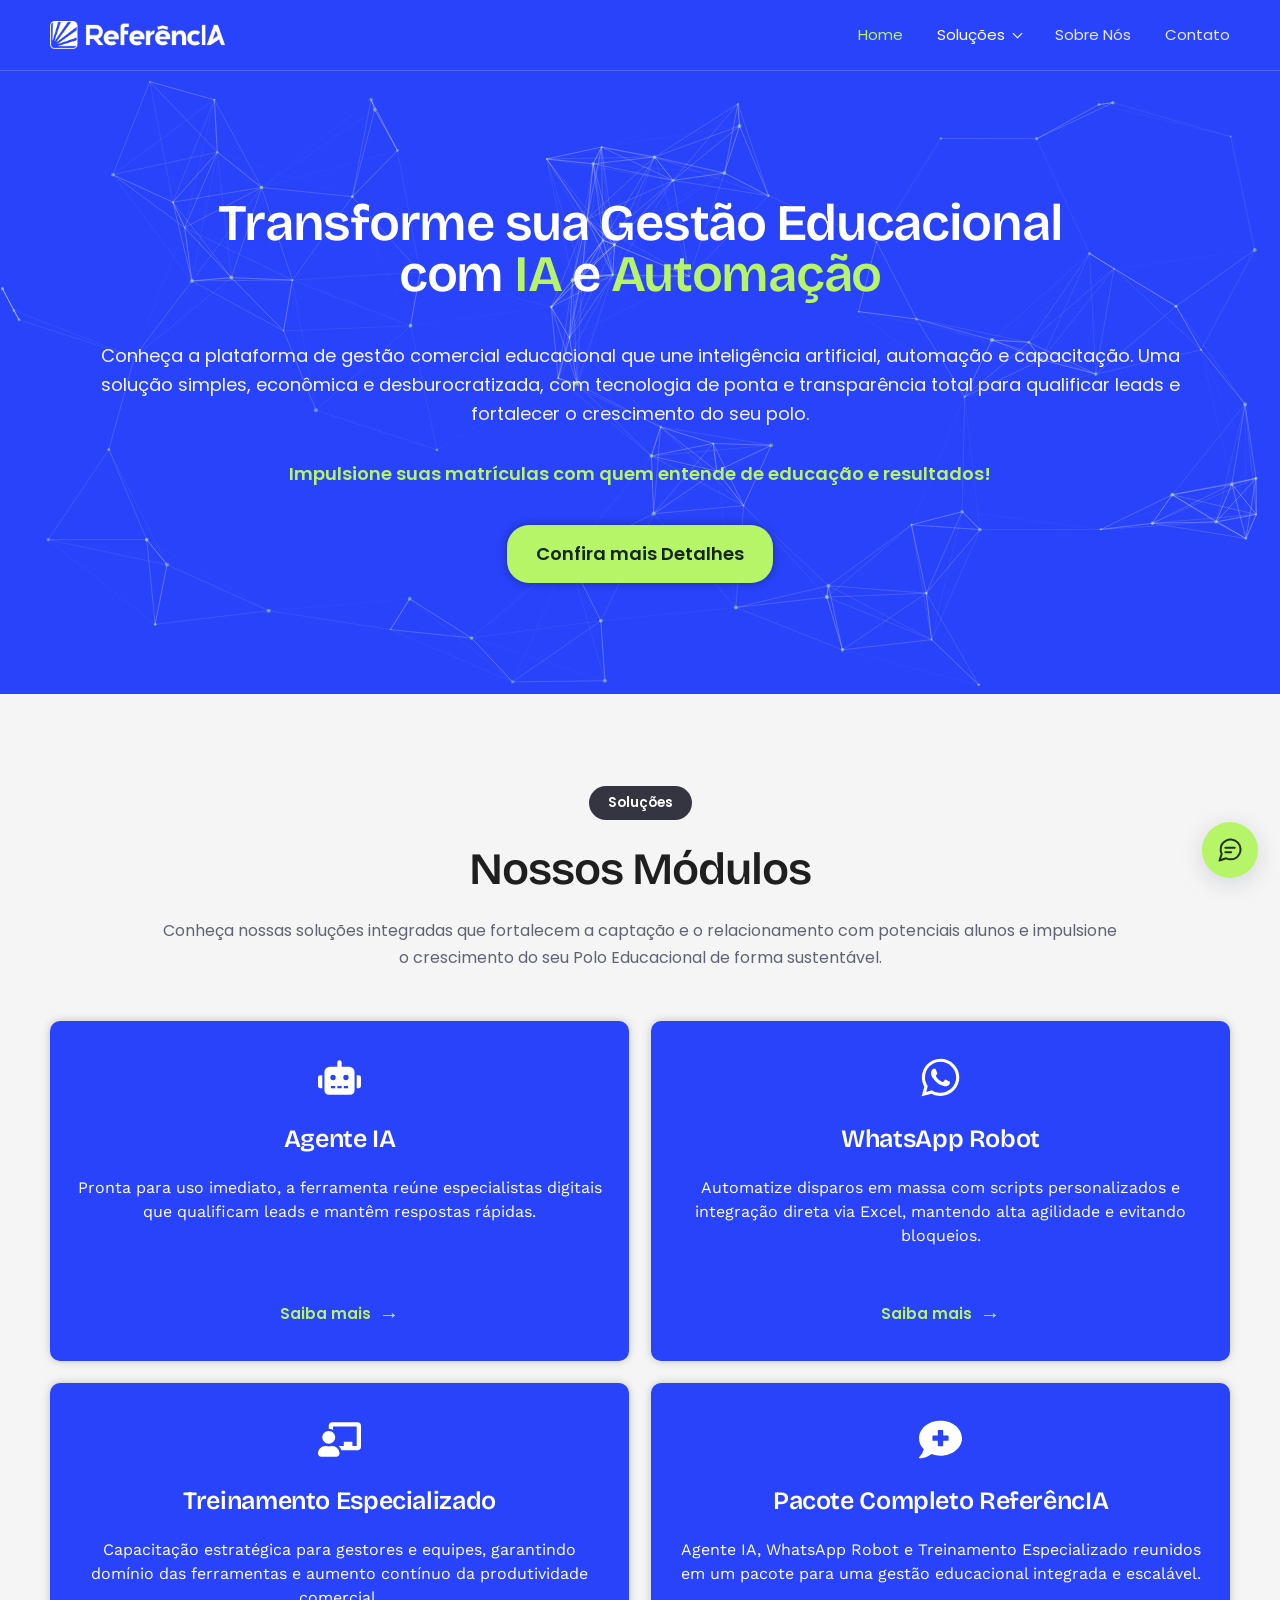
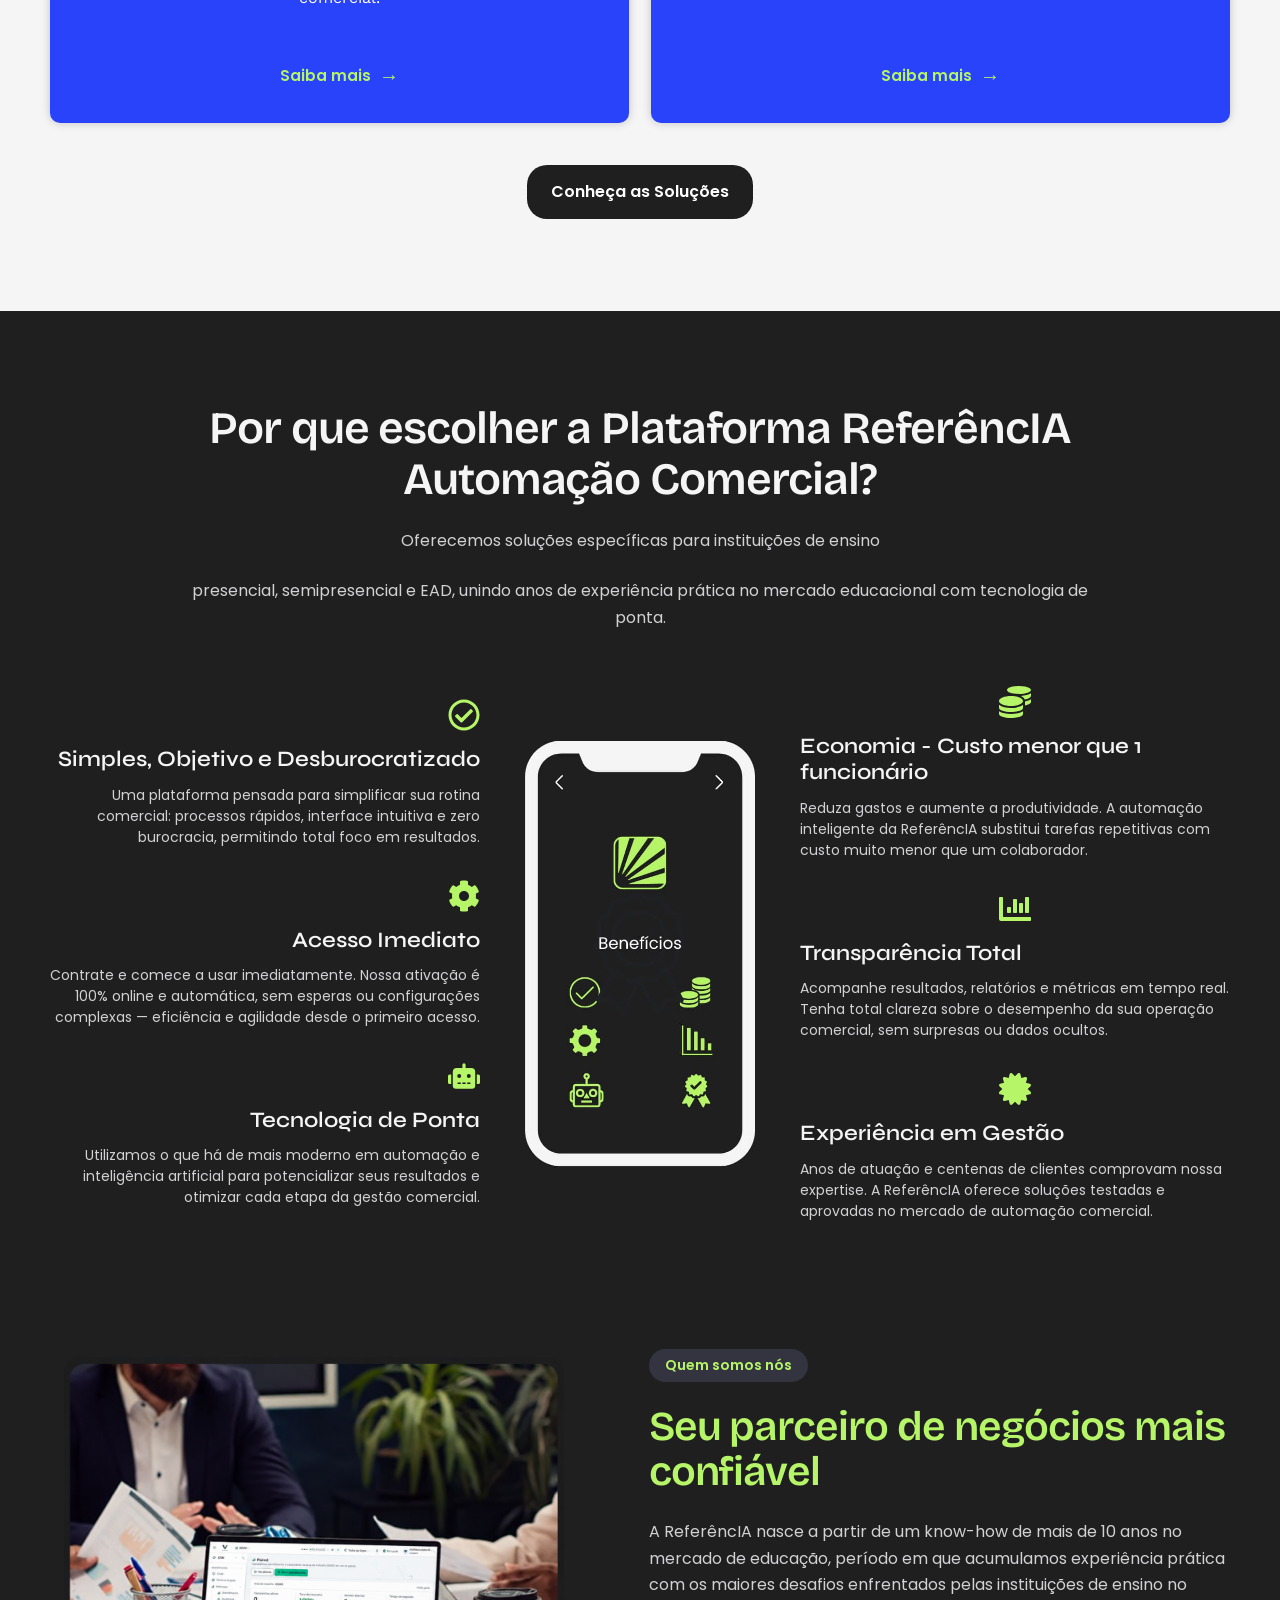
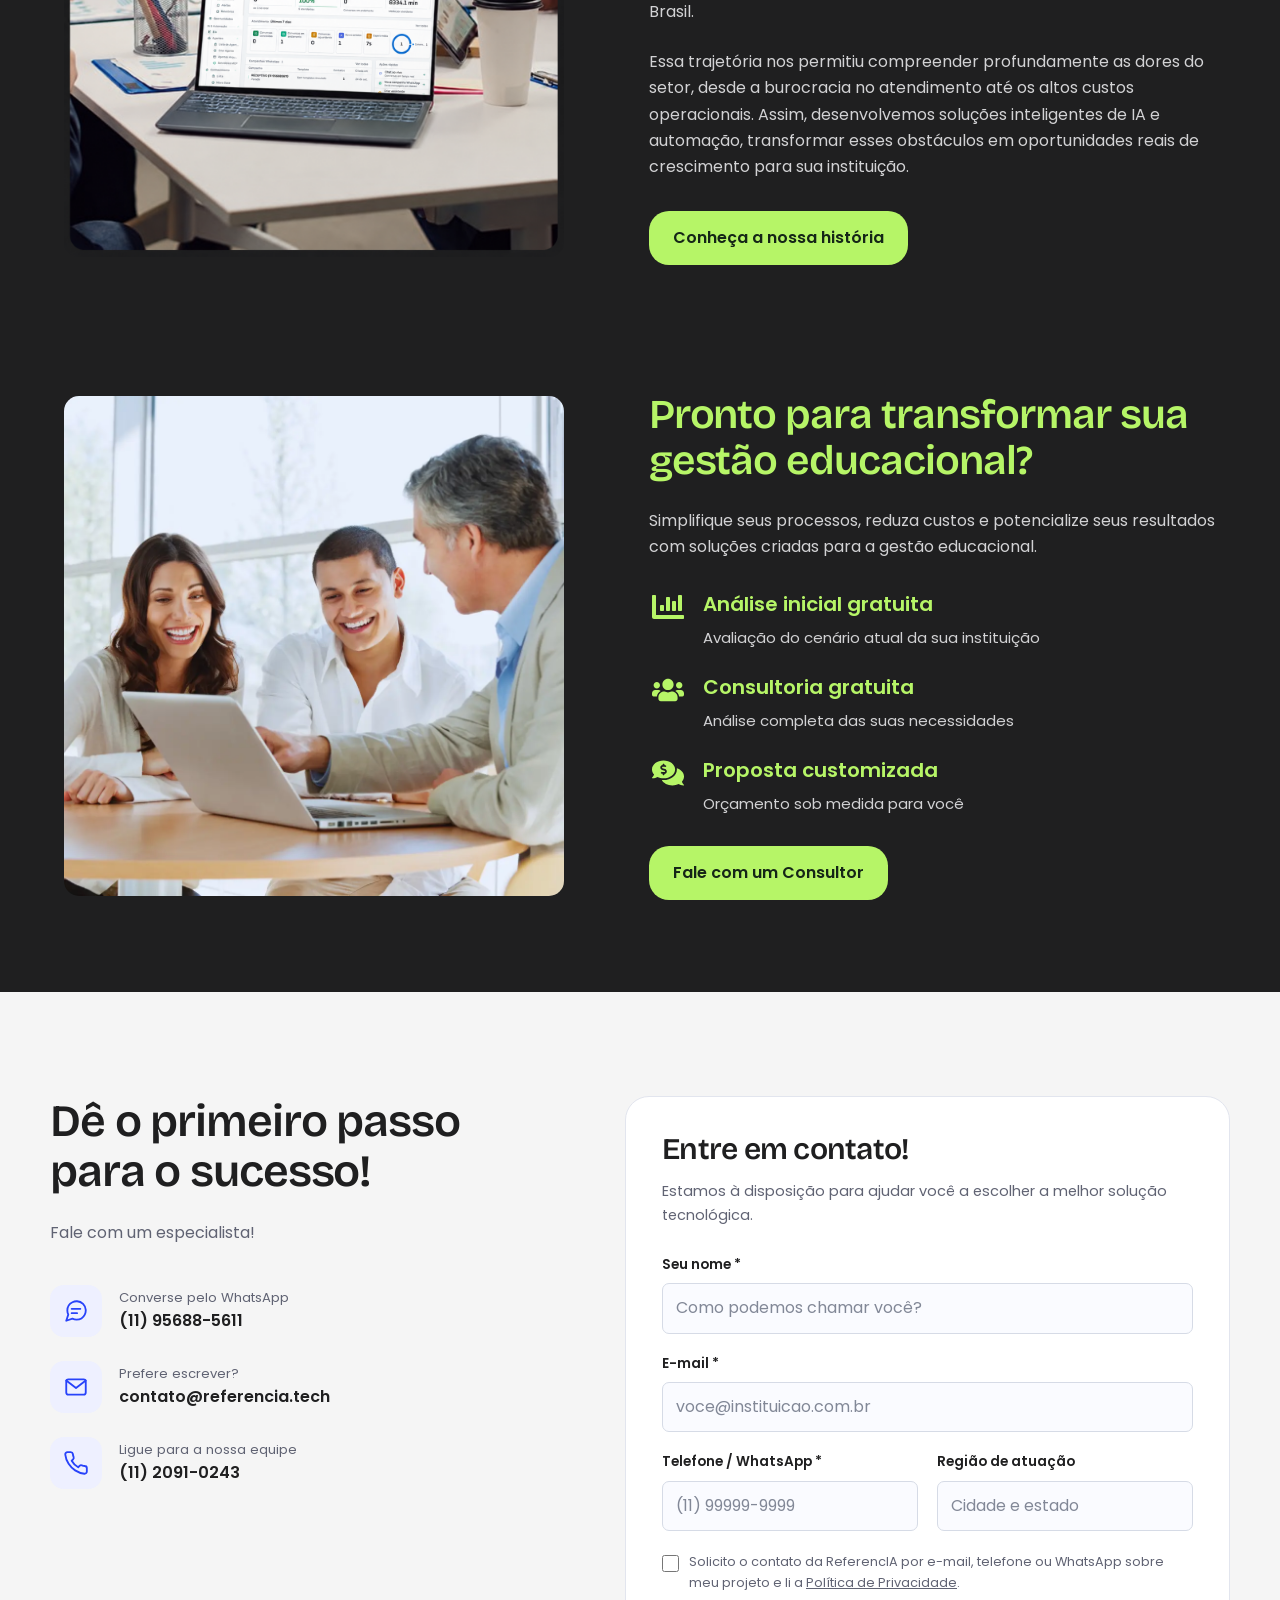
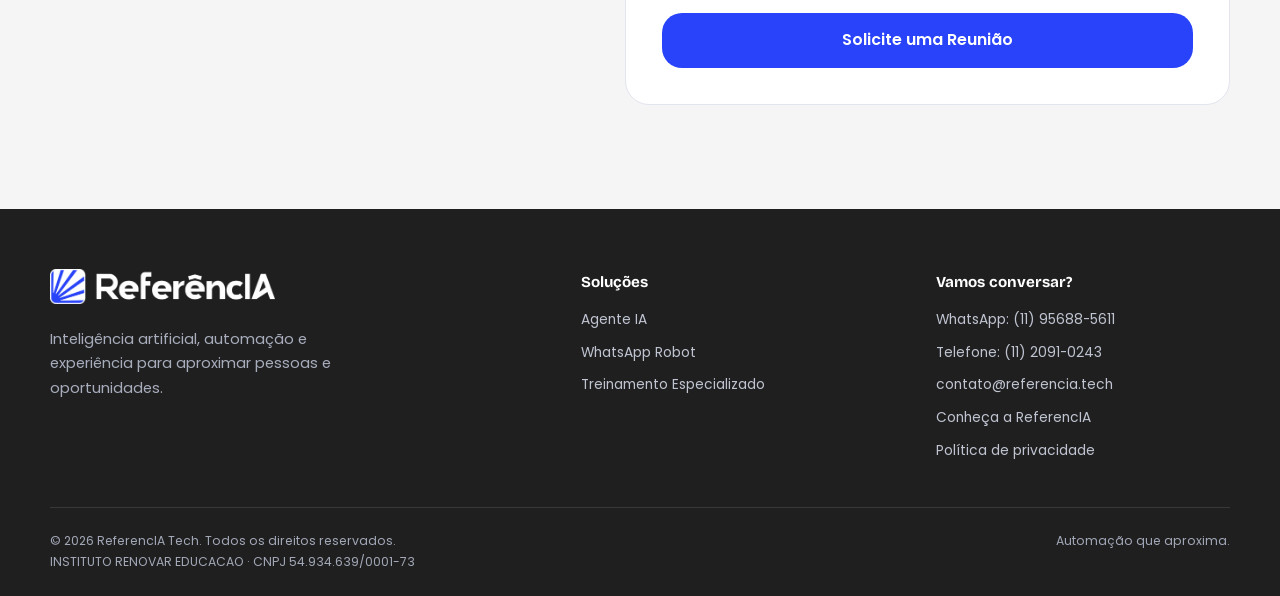
<file: index.html>
<!doctype html>
<html lang="pt-BR"><head><meta charset="utf-8"><meta name="viewport" content="width=device-width, initial-scale=1"><title>Automação e gestão educacional | ReferencIA Tech</title><meta name="description" content="Soluções de inteligência artificial, automação, atendimento e captação para instituições de ensino. Conheça a ReferencIA Tech."><meta name="theme-color" content="#2843fa"><meta name="robots" content="index, follow"><link rel="canonical" href="https://referencia.tech/"><meta property="og:type" content="website"><meta property="og:locale" content="pt_BR"><meta property="og:site_name" content="ReferencIA Tech"><meta property="og:title" content="IA e automação para sua gestão educacional | ReferencIA Tech"><meta property="og:description" content="Soluções de inteligência artificial, automação, atendimento e captação para instituições de ensino. Conheça a ReferencIA Tech."><meta property="og:url" content="https://referencia.tech/"><meta property="og:image" content="https://referencia.tech/wp-content/uploads/2025/11/Diferenciais-6.jpg"><meta name="twitter:card" content="summary_large_image"><link rel="icon" type="image/png" href="./assets/favicon.png"><link rel="preload" href="./assets/brand.woff2" as="font" type="font/woff2" crossorigin><link rel="stylesheet" href="./assets/site.css?v=20260930-10"><script defer src="./assets/background.js?v=20260929-8"></script><script defer src="./assets/site.js?v=20260929-4"></script><script type="application/ld+json">{"@context": "https://schema.org", "@type": "Organization", "name": "ReferencIA Tech", "legalName": "INSTITUTO RENOVAR EDUCACAO", "url": "https://referencia.tech/", "email": "contato@referencia.tech", "telephone": "+5511956885611"}</script><noscript><style>.menu-toggle{display:none}@media(max-width:720px){.nav-wrap{height:auto;flex-wrap:wrap;padding-block:20px}.nav-links{display:flex;position:static;padding:0;box-shadow:none;background:transparent;width:100%}}[data-contact-form]{display:none}</style></noscript></head><body class="reference-page"><a href="#conteudo" class="skip-link">Pular para o conteúdo</a>
<header class="header"><div class="container nav-wrap"><a class="brand" href="./" aria-label="ReferencIA Tech — página inicial"><img src="./assets/logo.png?v=20260929-4" width="1024" height="161" alt="ReferencIA"></a>
<button class="menu-toggle" data-menu-toggle aria-expanded="false" aria-controls="menu-principal" aria-label="Abrir menu"><svg class="icon" viewBox="0 0 24 24" aria-hidden="true"><path d="M4 6h16M4 12h16M4 18h16"/></svg></button>
<nav class="nav-links" id="menu-principal" data-menu aria-label="Navegação principal"><a href="./" aria-current="page">Home</a><details class="nav-solutions"><summary>Soluções</summary><div class="nav-solutions-panel"><a href="./solucoes/">Todas as soluções</a><a href="./agente-ia/">Agente IA</a><a href="./whatsapp-robot/">WhatsApp Robot</a><a href="./treinamento-especializado/">Treinamento Especializado</a></div></details><a href="./sobre-nos/">Sobre Nós</a><a href="./contato/">Contato</a></nav></div></header><main id="conteudo">
<section class="hero"><div id="hero-particles" class="hero-particles" data-particles aria-hidden="true"></div><div class="container"><div class="hero-inner"><h1>Transforme sua Gestão Educacional<br>com <em>IA</em> e <em>Automação</em></h1><p class="lead">Conheça a plataforma de gestão comercial educacional que une inteligência artificial, automação e capacitação. Uma solução simples, econômica e desburocratizada, com tecnologia de ponta e transparência total para qualificar leads e fortalecer o crescimento do seu polo.</p><p class="hero-highlight">Impulsione suas matrículas com quem entende de educação e resultados!</p><div class="actions"><a class="button lime" href="#solucoes">Confira mais Detalhes</a></div></div></div></section><section class="section reference-section home-modules" id="solucoes"><div class="container"><div class="section-heading"><div><span class="eyebrow">Soluções</span><h2>Nossos Módulos</h2></div><p class="">Conheça nossas soluções integradas que fortalecem a captação e o relacionamento com potenciais alunos e impulsione o crescimento do seu Polo Educacional de forma sustentável.</p></div><div class="solution-grid"><article class="solution-card"><div class="card-top"><span class="icon-box"><svg aria-hidden="true" class="icon original-icon" viewbox="0 0 640 512" xmlns="http://www.w3.org/2000/svg" focusable="false"><path d="M32,224H64V416H32A31.96166,31.96166,0,0,1,0,384V256A31.96166,31.96166,0,0,1,32,224Zm512-48V448a64.06328,64.06328,0,0,1-64,64H160a64.06328,64.06328,0,0,1-64-64V176a79.974,79.974,0,0,1,80-80H288V32a32,32,0,0,1,64,0V96H464A79.974,79.974,0,0,1,544,176ZM264,256a40,40,0,1,0-40,40A39.997,39.997,0,0,0,264,256Zm-8,128H192v32h64Zm96,0H288v32h64ZM456,256a40,40,0,1,0-40,40A39.997,39.997,0,0,0,456,256Zm-8,128H384v32h64ZM640,256V384a31.96166,31.96166,0,0,1-32,32H576V224h32A31.96166,31.96166,0,0,1,640,256Z"></path></svg></span></div><h3><a href="./agente-ia/">Agente IA</a></h3><p>Pronta para uso imediato, a ferramenta reúne especialistas digitais que qualificam leads e mantêm respostas rápidas.</p><a class="card-link" href="./agente-ia/" aria-label="Saiba mais sobre Agente IA">Saiba mais</a></article><article class="solution-card"><div class="card-top"><span class="icon-box"><svg aria-hidden="true" class="icon original-icon" viewbox="0 0 448 512" xmlns="http://www.w3.org/2000/svg" focusable="false"><path d="M380.9 97.1C339 55.1 283.2 32 223.9 32c-122.4 0-222 99.6-222 222 0 39.1 10.2 77.3 29.6 111L0 480l117.7-30.9c32.4 17.7 68.9 27 106.1 27h.1c122.3 0 224.1-99.6 224.1-222 0-59.3-25.2-115-67.1-157zm-157 341.6c-33.2 0-65.7-8.9-94-25.7l-6.7-4-69.8 18.3L72 359.2l-4.4-7c-18.5-29.4-28.2-63.3-28.2-98.2 0-101.7 82.8-184.5 184.6-184.5 49.3 0 95.6 19.2 130.4 54.1 34.8 34.9 56.2 81.2 56.1 130.5 0 101.8-84.9 184.6-186.6 184.6zm101.2-138.2c-5.5-2.8-32.8-16.2-37.9-18-5.1-1.9-8.8-2.8-12.5 2.8-3.7 5.6-14.3 18-17.6 21.8-3.2 3.7-6.5 4.2-12 1.4-32.6-16.3-54-29.1-75.5-66-5.7-9.8 5.7-9.1 16.3-30.3 1.8-3.7.9-6.9-.5-9.7-1.4-2.8-12.5-30.1-17.1-41.2-4.5-10.8-9.1-9.3-12.5-9.5-3.2-.2-6.9-.2-10.6-.2-3.7 0-9.7 1.4-14.8 6.9-5.1 5.6-19.4 19-19.4 46.3 0 27.3 19.9 53.7 22.6 57.4 2.8 3.7 39.1 59.7 94.8 83.8 35.2 15.2 49 16.5 66.6 13.9 10.7-1.6 32.8-13.4 37.4-26.4 4.6-13 4.6-24.1 3.2-26.4-1.3-2.5-5-3.9-10.5-6.6z"></path></svg></span></div><h3><a href="./whatsapp-robot/">WhatsApp Robot</a></h3><p>Automatize disparos em massa com scripts personalizados e integração direta via Excel, mantendo alta agilidade e evitando bloqueios.</p><a class="card-link" href="./whatsapp-robot/" aria-label="Saiba mais sobre WhatsApp Robot">Saiba mais</a></article><article class="solution-card"><div class="card-top"><span class="icon-box"><svg aria-hidden="true" class="icon original-icon" viewbox="0 0 640 512" xmlns="http://www.w3.org/2000/svg" focusable="false"><path d="M208 352c-2.39 0-4.78.35-7.06 1.09C187.98 357.3 174.35 360 160 360c-14.35 0-27.98-2.7-40.95-6.91-2.28-.74-4.66-1.09-7.05-1.09C49.94 352-.33 402.48 0 464.62.14 490.88 21.73 512 48 512h224c26.27 0 47.86-21.12 48-47.38.33-62.14-49.94-112.62-112-112.62zm-48-32c53.02 0 96-42.98 96-96s-42.98-96-96-96-96 42.98-96 96 42.98 96 96 96zM592 0H208c-26.47 0-48 22.25-48 49.59V96c23.42 0 45.1 6.78 64 17.8V64h352v288h-64v-64H384v64h-76.24c19.1 16.69 33.12 38.73 39.69 64H592c26.47 0 48-22.25 48-49.59V49.59C640 22.25 618.47 0 592 0z"></path></svg></span></div><h3><a href="./treinamento-especializado/">Treinamento Especializado</a></h3><p>Capacitação estratégica para gestores e equipes, garantindo domínio das ferramentas e aumento contínuo da produtividade comercial.</p><a class="card-link" href="./treinamento-especializado/" aria-label="Saiba mais sobre Treinamento Especializado">Saiba mais</a></article><article class="solution-card"><div class="card-top"><span class="icon-box"><svg aria-hidden="true" class="icon original-icon" viewbox="0 0 512 512" xmlns="http://www.w3.org/2000/svg" focusable="false"><path d="M256 32C114.62 32 0 125.12 0 240c0 49.56 21.41 95 57 130.74C44.46 421.05 2.7 466 2.2 466.5A8 8 0 0 0 8 480c66.26 0 116-31.75 140.6-51.38A304.66 304.66 0 0 0 256 448c141.39 0 256-93.12 256-208S397.39 32 256 32zm96 232a8 8 0 0 1-8 8h-56v56a8 8 0 0 1-8 8h-48a8 8 0 0 1-8-8v-56h-56a8 8 0 0 1-8-8v-48a8 8 0 0 1 8-8h56v-56a8 8 0 0 1 8-8h48a8 8 0 0 1 8 8v56h56a8 8 0 0 1 8 8z"></path></svg></span></div><h3><a href="./solucao-completa/">Pacote Completo ReferêncIA</a></h3><p>Agente IA, WhatsApp Robot e Treinamento Especializado reunidos em um pacote para uma gestão educacional integrada e escalável.</p><a class="card-link" href="./solucao-completa/" aria-label="Saiba mais sobre Pacote Completo ReferêncIA">Saiba mais</a></article></div><div class="center-action"><a class="button dark" href="./solucoes/">Conheça as Soluções</a></div></div></section><section class="section reference-section reference-dark results" id="beneficios"><div class="container"><div class="reference-heading"><h2>Por que escolher a Plataforma ReferêncIA Automação Comercial?</h2><p class="">Oferecemos soluções específicas para instituições de ensino</p><p class="">presencial, semipresencial e EAD, unindo anos de experiência prática no mercado educacional com tecnologia de ponta.</p></div><div class="benefits-showcase"><div class="benefits-column"><article class="reference-feature benefit"><span class="reference-icon"><svg aria-hidden="true" class="icon original-icon" viewbox="0 0 512 512" xmlns="http://www.w3.org/2000/svg" focusable="false"><path d="M256 8C119.033 8 8 119.033 8 256s111.033 248 248 248 248-111.033 248-248S392.967 8 256 8zm0 48c110.532 0 200 89.451 200 200 0 110.532-89.451 200-200 200-110.532 0-200-89.451-200-200 0-110.532 89.451-200 200-200m140.204 130.267l-22.536-22.718c-4.667-4.705-12.265-4.736-16.97-.068L215.346 303.697l-59.792-60.277c-4.667-4.705-12.265-4.736-16.97-.069l-22.719 22.536c-4.705 4.667-4.736 12.265-.068 16.971l90.781 91.516c4.667 4.705 12.265 4.736 16.97.068l172.589-171.204c4.704-4.668 4.734-12.266.067-16.971z"></path></svg></span><h3>Simples, Objetivo e Desburocratizado</h3><p>Uma plataforma pensada para simplificar sua rotina comercial: processos rápidos, interface intuitiva e zero burocracia, permitindo total foco em resultados.</p></article><article class="reference-feature benefit"><span class="reference-icon"><svg aria-hidden="true" class="icon original-icon" viewbox="0 0 512 512" xmlns="http://www.w3.org/2000/svg" focusable="false"><path d="M487.4 315.7l-42.6-24.6c4.3-23.2 4.3-47 0-70.2l42.6-24.6c4.9-2.8 7.1-8.6 5.5-14-11.1-35.6-30-67.8-54.7-94.6-3.8-4.1-10-5.1-14.8-2.3L380.8 110c-17.9-15.4-38.5-27.3-60.8-35.1V25.8c0-5.6-3.9-10.5-9.4-11.7-36.7-8.2-74.3-7.8-109.2 0-5.5 1.2-9.4 6.1-9.4 11.7V75c-22.2 7.9-42.8 19.8-60.8 35.1L88.7 85.5c-4.9-2.8-11-1.9-14.8 2.3-24.7 26.7-43.6 58.9-54.7 94.6-1.7 5.4.6 11.2 5.5 14L67.3 221c-4.3 23.2-4.3 47 0 70.2l-42.6 24.6c-4.9 2.8-7.1 8.6-5.5 14 11.1 35.6 30 67.8 54.7 94.6 3.8 4.1 10 5.1 14.8 2.3l42.6-24.6c17.9 15.4 38.5 27.3 60.8 35.1v49.2c0 5.6 3.9 10.5 9.4 11.7 36.7 8.2 74.3 7.8 109.2 0 5.5-1.2 9.4-6.1 9.4-11.7v-49.2c22.2-7.9 42.8-19.8 60.8-35.1l42.6 24.6c4.9 2.8 11 1.9 14.8-2.3 24.7-26.7 43.6-58.9 54.7-94.6 1.5-5.5-.7-11.3-5.6-14.1zM256 336c-44.1 0-80-35.9-80-80s35.9-80 80-80 80 35.9 80 80-35.9 80-80 80z"></path></svg></span><h3>Acesso Imediato</h3><p>Contrate e comece a usar imediatamente. Nossa ativação é 100% online e automática, sem esperas ou configurações complexas — eficiência e agilidade desde o primeiro acesso.</p></article><article class="reference-feature benefit"><span class="reference-icon"><svg aria-hidden="true" class="icon original-icon" viewbox="0 0 640 512" xmlns="http://www.w3.org/2000/svg" focusable="false"><path d="M32,224H64V416H32A31.96166,31.96166,0,0,1,0,384V256A31.96166,31.96166,0,0,1,32,224Zm512-48V448a64.06328,64.06328,0,0,1-64,64H160a64.06328,64.06328,0,0,1-64-64V176a79.974,79.974,0,0,1,80-80H288V32a32,32,0,0,1,64,0V96H464A79.974,79.974,0,0,1,544,176ZM264,256a40,40,0,1,0-40,40A39.997,39.997,0,0,0,264,256Zm-8,128H192v32h64Zm96,0H288v32h64ZM456,256a40,40,0,1,0-40,40A39.997,39.997,0,0,0,456,256Zm-8,128H384v32h64ZM640,256V384a31.96166,31.96166,0,0,1-32,32H576V224h32A31.96166,31.96166,0,0,1,640,256Z"></path></svg></span><h3>Tecnologia de Ponta</h3><p>Utilizamos o que há de mais moderno em automação e inteligência artificial para potencializar seus resultados e otimizar cada etapa da gestão comercial.</p></article></div><figure class="benefits-phone"><img class="" src="./assets/reference/Diferenciais-6.jpg" alt="Benefícios da plataforma ReferencIA: automação, economia e gestão" width="443" height="900" loading="lazy"></figure><div class="benefits-column"><article class="reference-feature benefit"><span class="reference-icon"><svg aria-hidden="true" class="icon original-icon" viewbox="0 0 512 512" xmlns="http://www.w3.org/2000/svg" focusable="false"><path d="M0 405.3V448c0 35.3 86 64 192 64s192-28.7 192-64v-42.7C342.7 434.4 267.2 448 192 448S41.3 434.4 0 405.3zM320 128c106 0 192-28.7 192-64S426 0 320 0 128 28.7 128 64s86 64 192 64zM0 300.4V352c0 35.3 86 64 192 64s192-28.7 192-64v-51.6c-41.3 34-116.9 51.6-192 51.6S41.3 334.4 0 300.4zm416 11c57.3-11.1 96-31.7 96-55.4v-42.7c-23.2 16.4-57.3 27.6-96 34.5v63.6zM192 160C86 160 0 195.8 0 240s86 80 192 80 192-35.8 192-80-86-80-192-80zm219.3 56.3c60-10.8 100.7-32 100.7-56.3v-42.7c-35.5 25.1-96.5 38.6-160.7 41.8 29.5 14.3 51.2 33.5 60 57.2z"></path></svg></span><h3>Economia - Custo menor que 1 funcionário</h3><p>Reduza gastos e aumente a produtividade. A automação inteligente da ReferêncIA substitui tarefas repetitivas com custo muito menor que um colaborador.</p></article><article class="reference-feature benefit"><span class="reference-icon"><svg aria-hidden="true" class="icon original-icon" viewbox="0 0 512 512" xmlns="http://www.w3.org/2000/svg" focusable="false"><path d="M332.8 320h38.4c6.4 0 12.8-6.4 12.8-12.8V172.8c0-6.4-6.4-12.8-12.8-12.8h-38.4c-6.4 0-12.8 6.4-12.8 12.8v134.4c0 6.4 6.4 12.8 12.8 12.8zm96 0h38.4c6.4 0 12.8-6.4 12.8-12.8V76.8c0-6.4-6.4-12.8-12.8-12.8h-38.4c-6.4 0-12.8 6.4-12.8 12.8v230.4c0 6.4 6.4 12.8 12.8 12.8zm-288 0h38.4c6.4 0 12.8-6.4 12.8-12.8v-70.4c0-6.4-6.4-12.8-12.8-12.8h-38.4c-6.4 0-12.8 6.4-12.8 12.8v70.4c0 6.4 6.4 12.8 12.8 12.8zm96 0h38.4c6.4 0 12.8-6.4 12.8-12.8V108.8c0-6.4-6.4-12.8-12.8-12.8h-38.4c-6.4 0-12.8 6.4-12.8 12.8v198.4c0 6.4 6.4 12.8 12.8 12.8zM496 384H64V80c0-8.84-7.16-16-16-16H16C7.16 64 0 71.16 0 80v336c0 17.67 14.33 32 32 32h464c8.84 0 16-7.16 16-16v-32c0-8.84-7.16-16-16-16z"></path></svg></span><h3>Transparência Total</h3><p>Acompanhe resultados, relatórios e métricas em tempo real. Tenha total clareza sobre o desempenho da sua operação comercial, sem surpresas ou dados ocultos.</p></article><article class="reference-feature benefit"><span class="reference-icon"><svg aria-hidden="true" class="icon original-icon" viewbox="0 0 512 512" xmlns="http://www.w3.org/2000/svg" focusable="false"><path d="M458.622 255.92l45.985-45.005c13.708-12.977 7.316-36.039-10.664-40.339l-62.65-15.99 17.661-62.015c4.991-17.838-11.829-34.663-29.661-29.671l-61.994 17.667-15.984-62.671C337.085.197 313.765-6.276 300.99 7.228L256 53.57 211.011 7.229c-12.63-13.351-36.047-7.234-40.325 10.668l-15.984 62.671-61.995-17.667C74.87 57.907 58.056 74.738 63.046 92.572l17.661 62.015-62.65 15.99C.069 174.878-6.31 197.944 7.392 210.915l45.985 45.005-45.985 45.004c-13.708 12.977-7.316 36.039 10.664 40.339l62.65 15.99-17.661 62.015c-4.991 17.838 11.829 34.663 29.661 29.671l61.994-17.667 15.984 62.671c4.439 18.575 27.696 24.018 40.325 10.668L256 458.61l44.989 46.001c12.5 13.488 35.987 7.486 40.325-10.668l15.984-62.671 61.994 17.667c17.836 4.994 34.651-11.837 29.661-29.671l-17.661-62.015 62.65-15.99c17.987-4.302 24.366-27.367 10.664-40.339l-45.984-45.004z"></path></svg></span><h3>Experiência em Gestão</h3><p>Anos de atuação e centenas de clientes comprovam nossa expertise. A ReferêncIA oferece soluções testadas e aprovadas no mercado de automação comercial.</p></article></div></div></div></section><section class="section reference-section reference-dark home-about" id="sobre"><div class="container"><div class="about-layout"><div class="about-image"><img class="" src="./assets/reference/equipe-painel-vozko.png" alt="Equipe em reunião com o painel VOZKO na tela do notebook" width="500" height="500" loading="lazy"></div><div class="about-copy"><span class="eyebrow">Quem somos nós</span><h2>Seu parceiro de negócios mais confiável</h2><p class="">A ReferêncIA nasce a partir de um know-how de mais de 10 anos no mercado de educação, período em que acumulamos experiência prática com os maiores desafios enfrentados pelas instituições de ensino no Brasil.</p><p class="">Essa trajetória nos permitiu compreender profundamente as dores do setor, desde a burocracia no atendimento até os altos custos operacionais. Assim, desenvolvemos soluções inteligentes de IA e automação, transformar esses obstáculos em oportunidades reais de crescimento para sua instituição.</p><div class="actions"><a class="button lime" href="./sobre-nos/">Conheça a nossa história</a></div></div></div></div></section><section class="section reference-section reference-dark" id="consultoria"><div class="container"><div class="about-layout"><div class="about-image"><img class="" src="./assets/reference/Design-sem-nome-36.webp" alt="Equipe em uma reunião de consultoria" width="1024" height="1024" loading="lazy"></div><div class="about-copy"><h2>Pronto para transformar sua gestão educacional?</h2><p class="">Simplifique seus processos, reduza custos e potencialize seus resultados com soluções criadas para a gestão educacional.</p><div class="reference-grid compact"><article class="reference-feature "><span class="reference-icon"><svg aria-hidden="true" class="icon original-icon" viewbox="0 0 512 512" xmlns="http://www.w3.org/2000/svg" focusable="false"><path d="M332.8 320h38.4c6.4 0 12.8-6.4 12.8-12.8V172.8c0-6.4-6.4-12.8-12.8-12.8h-38.4c-6.4 0-12.8 6.4-12.8 12.8v134.4c0 6.4 6.4 12.8 12.8 12.8zm96 0h38.4c6.4 0 12.8-6.4 12.8-12.8V76.8c0-6.4-6.4-12.8-12.8-12.8h-38.4c-6.4 0-12.8 6.4-12.8 12.8v230.4c0 6.4 6.4 12.8 12.8 12.8zm-288 0h38.4c6.4 0 12.8-6.4 12.8-12.8v-70.4c0-6.4-6.4-12.8-12.8-12.8h-38.4c-6.4 0-12.8 6.4-12.8 12.8v70.4c0 6.4 6.4 12.8 12.8 12.8zm96 0h38.4c6.4 0 12.8-6.4 12.8-12.8V108.8c0-6.4-6.4-12.8-12.8-12.8h-38.4c-6.4 0-12.8 6.4-12.8 12.8v198.4c0 6.4 6.4 12.8 12.8 12.8zM496 384H64V80c0-8.84-7.16-16-16-16H16C7.16 64 0 71.16 0 80v336c0 17.67 14.33 32 32 32h464c8.84 0 16-7.16 16-16v-32c0-8.84-7.16-16-16-16z"></path></svg></span><h3>Análise inicial gratuita</h3><p>Avaliação do cenário atual da sua instituição</p></article><article class="reference-feature "><span class="reference-icon"><svg aria-hidden="true" class="icon original-icon" viewbox="0 0 640 512" xmlns="http://www.w3.org/2000/svg" focusable="false"><path d="M96 224c35.3 0 64-28.7 64-64s-28.7-64-64-64-64 28.7-64 64 28.7 64 64 64zm448 0c35.3 0 64-28.7 64-64s-28.7-64-64-64-64 28.7-64 64 28.7 64 64 64zm32 32h-64c-17.6 0-33.5 7.1-45.1 18.6 40.3 22.1 68.9 62 75.1 109.4h66c17.7 0 32-14.3 32-32v-32c0-35.3-28.7-64-64-64zm-256 0c61.9 0 112-50.1 112-112S381.9 32 320 32 208 82.1 208 144s50.1 112 112 112zm76.8 32h-8.3c-20.8 10-43.9 16-68.5 16s-47.6-6-68.5-16h-8.3C179.6 288 128 339.6 128 403.2V432c0 26.5 21.5 48 48 48h288c26.5 0 48-21.5 48-48v-28.8c0-63.6-51.6-115.2-115.2-115.2zm-223.7-13.4C161.5 263.1 145.6 256 128 256H64c-35.3 0-64 28.7-64 64v32c0 17.7 14.3 32 32 32h65.9c6.3-47.4 34.9-87.3 75.2-109.4z"></path></svg></span><h3>Consultoria gratuita</h3><p>Análise completa das suas necessidades</p></article><article class="reference-feature "><span class="reference-icon"><svg aria-hidden="true" class="icon original-icon" viewbox="0 0 576 512" xmlns="http://www.w3.org/2000/svg" focusable="false"><path d="M416 192c0-88.37-93.12-160-208-160S0 103.63 0 192c0 34.27 14.13 65.95 37.97 91.98C24.61 314.22 2.52 338.16 2.2 338.5A7.995 7.995 0 0 0 8 352c36.58 0 66.93-12.25 88.73-24.98C128.93 342.76 167.02 352 208 352c114.88 0 208-71.63 208-160zm-224 96v-16.29c-11.29-.58-22.27-4.52-31.37-11.35-3.9-2.93-4.1-8.77-.57-12.14l11.75-11.21c2.77-2.64 6.89-2.76 10.13-.73 3.87 2.42 8.26 3.72 12.82 3.72h28.11c6.5 0 11.8-5.92 11.8-13.19 0-5.95-3.61-11.19-8.77-12.73l-45-13.5c-18.59-5.58-31.58-23.42-31.58-43.39 0-24.52 19.05-44.44 42.67-45.07V96c0-4.42 3.58-8 8-8h16c4.42 0 8 3.58 8 8v16.29c11.29.58 22.27 4.51 31.37 11.35 3.9 2.93 4.1 8.77.57 12.14l-11.75 11.21c-2.77 2.64-6.89 2.76-10.13.73-3.87-2.43-8.26-3.72-12.82-3.72h-28.11c-6.5 0-11.8 5.92-11.8 13.19 0 5.95 3.61 11.19 8.77 12.73l45 13.5c18.59 5.58 31.58 23.42 31.58 43.39 0 24.53-19.05 44.44-42.67 45.07V288c0 4.42-3.58 8-8 8h-16c-4.42 0-8-3.58-8-8zm346.01 123.99C561.87 385.96 576 354.27 576 320c0-66.94-53.49-124.2-129.33-148.07.86 6.6 1.33 13.29 1.33 20.07 0 105.87-107.66 192-240 192-10.78 0-21.32-.77-31.73-1.88C207.8 439.63 281.77 480 368 480c40.98 0 79.07-9.24 111.27-24.98C501.07 467.75 531.42 480 568 480c3.2 0 6.09-1.91 7.34-4.84 1.27-2.94.66-6.34-1.55-8.67-.31-.33-22.42-24.24-35.78-54.5z"></path></svg></span><h3>Proposta customizada</h3><p>Orçamento sob medida para você</p></article></div><div class="actions"><a class="button lime" href="#contato">Fale com um Consultor</a></div></div></div></div></section><section class="section" id="contato"><div class="container contact-layout"><div class="contact-copy"><h2>Dê o primeiro passo para o sucesso!</h2><p>Fale com um especialista!</p><div class="contact-options"><a class="contact-option" href="https://wa.me/5511956885611?text=Ol%C3%A1%21%20Quero%20conhecer%20as%20solu%C3%A7%C3%B5es%20da%20ReferencIA%20Tech." target="_blank" rel="noopener noreferrer"><span class="icon-box"><svg class="icon" viewBox="0 0 24 24" aria-hidden="true"><path d="M21 11.5a8.4 8.4 0 0 1-.9 3.8 8.5 8.5 0 0 1-7.6 4.7 8.4 8.4 0 0 1-3.8-.9L3 21l1.9-5.7a8.4 8.4 0 0 1-.9-3.8 8.5 8.5 0 0 1 4.7-7.6 8.4 8.4 0 0 1 3.8-.9h.5a8.5 8.5 0 0 1 8 8v.5Z"/><path d="M8 10h8m-8 4h5"/></svg></span><span><small>Converse pelo WhatsApp</small><strong>(11) 95688-5611</strong></span></a><a class="contact-option" href="mailto:contato@referencia.tech"><span class="icon-box"><svg class="icon" viewBox="0 0 24 24" aria-hidden="true"><rect x="3" y="5" width="18" height="14" rx="2"/><path d="m3 6 9 7 9-7"/></svg></span><span><small>Prefere escrever?</small><strong>contato@referencia.tech</strong></span></a><a class="contact-option" href="tel:+551120910243"><span class="icon-box"><svg class="icon" viewBox="0 0 24 24" aria-hidden="true"><path d="M22 16.9v3a2 2 0 0 1-2.2 2 19.8 19.8 0 0 1-8.6-3.1 19.5 19.5 0 0 1-6-6A19.8 19.8 0 0 1 2.1 4.2 2 2 0 0 1 4.1 2h3a2 2 0 0 1 2 1.7 12.8 12.8 0 0 0 .7 2.8 2 2 0 0 1-.5 2.1L8 9.9a16 16 0 0 0 6 6l1.3-1.3a2 2 0 0 1 2.1-.5 12.8 12.8 0 0 0 2.8.7 2 2 0 0 1 1.8 2.1Z"/></svg></span><span><small>Ligue para a nossa equipe</small><strong>(11) 2091-0243</strong></span></a></div></div><div class="form-panel"><h2>Entre em contato!</h2><p class="">Estamos à disposição para ajudar você a escolher a melhor solução tecnológica.</p><form data-contact-form><div class="form-grid"><div class="field full"><label for="nome">Seu nome *</label><input id="nome" name="nome" autocomplete="name" required maxlength="120" placeholder="Como podemos chamar você?"></div><div class="field full"><label for="email">E-mail *</label><input id="email" name="email" type="email" autocomplete="email" required maxlength="180" placeholder="voce@instituicao.com.br"></div><div class="field"><label for="telefone">Telefone / WhatsApp *</label><input id="telefone" name="telefone" type="tel" autocomplete="tel" required maxlength="25" placeholder="(11) 99999-9999"></div><div class="field"><label for="regiao">Região de atuação</label><input id="regiao" name="regiao" autocomplete="address-level2" maxlength="120" placeholder="Cidade e estado"></div></div><label class="consent"><input type="checkbox" name="consentimento" required><span>Solicito o contato da ReferencIA por e-mail, telefone ou WhatsApp sobre meu projeto e li a <a href="./politica-de-privacidade/">Política de Privacidade</a>.</span></label><button type="submit" class="button">Solicite uma Reunião</button><p class="form-status" role="status" aria-live="polite"></p><a class="form-fallback" data-form-fallback href="https://wa.me/5511956885611?text=Ol%C3%A1%21%20Quero%20conhecer%20as%20solu%C3%A7%C3%B5es%20da%20ReferencIA%20Tech." target="_blank" rel="noopener noreferrer" hidden>Continuar pelo WhatsApp</a></form><noscript><p>Para solicitar contato, fale com nossa equipe pelo <a href="https://wa.me/5511956885611?text=Ol%C3%A1%21%20Quero%20conhecer%20as%20solu%C3%A7%C3%B5es%20da%20ReferencIA%20Tech.">WhatsApp</a> ou pelo e-mail contato@referencia.tech.</p></noscript></div></div></section>
</main><footer class="footer"><div class="container"><div class="footer-top"><div class="footer-about"><a class="brand" href="./" aria-label="ReferencIA Tech — início"><img src="./assets/logo.png?v=20260929-4" width="1024" height="161" alt="ReferencIA"></a><p>Inteligência artificial, automação e experiência para aproximar pessoas e oportunidades.</p></div><div><h3>Soluções</h3><div class="footer-links"><a href="./agente-ia/">Agente IA</a><a href="./whatsapp-robot/">WhatsApp Robot</a><a href="./treinamento-especializado/">Treinamento Especializado</a></div></div><div><h3>Vamos conversar?</h3><div class="footer-links"><a href="https://wa.me/5511956885611?text=Ol%C3%A1%21%20Quero%20conhecer%20as%20solu%C3%A7%C3%B5es%20da%20ReferencIA%20Tech." target="_blank" rel="noopener noreferrer">WhatsApp: (11) 95688-5611</a><a href="tel:+551120910243">Telefone: (11) 2091-0243</a><a href="mailto:contato@referencia.tech">contato@referencia.tech</a><a href="./sobre-nos/">Conheça a ReferencIA</a><a href="./politica-de-privacidade/">Política de privacidade</a></div></div></div><div class="footer-legal"><p>© 2026 ReferencIA Tech. Todos os direitos reservados.<br>INSTITUTO RENOVAR EDUCACAO · CNPJ 54.934.639/0001-73</p><span>Automação que aproxima.</span></div></div></footer><a class="whatsapp-float" href="https://wa.me/5511956885611?text=Ol%C3%A1%21%20Quero%20conhecer%20as%20solu%C3%A7%C3%B5es%20da%20ReferencIA%20Tech." target="_blank" rel="noopener noreferrer" aria-label="Conversar com a ReferencIA pelo WhatsApp"><svg class="icon" viewBox="0 0 24 24" aria-hidden="true"><path d="M21 11.5a8.4 8.4 0 0 1-.9 3.8 8.5 8.5 0 0 1-7.6 4.7 8.4 8.4 0 0 1-3.8-.9L3 21l1.9-5.7a8.4 8.4 0 0 1-.9-3.8 8.5 8.5 0 0 1 4.7-7.6 8.4 8.4 0 0 1 3.8-.9h.5a8.5 8.5 0 0 1 8 8v.5Z"/><path d="M8 10h8m-8 4h5"/></svg></a></body></html>
</file>
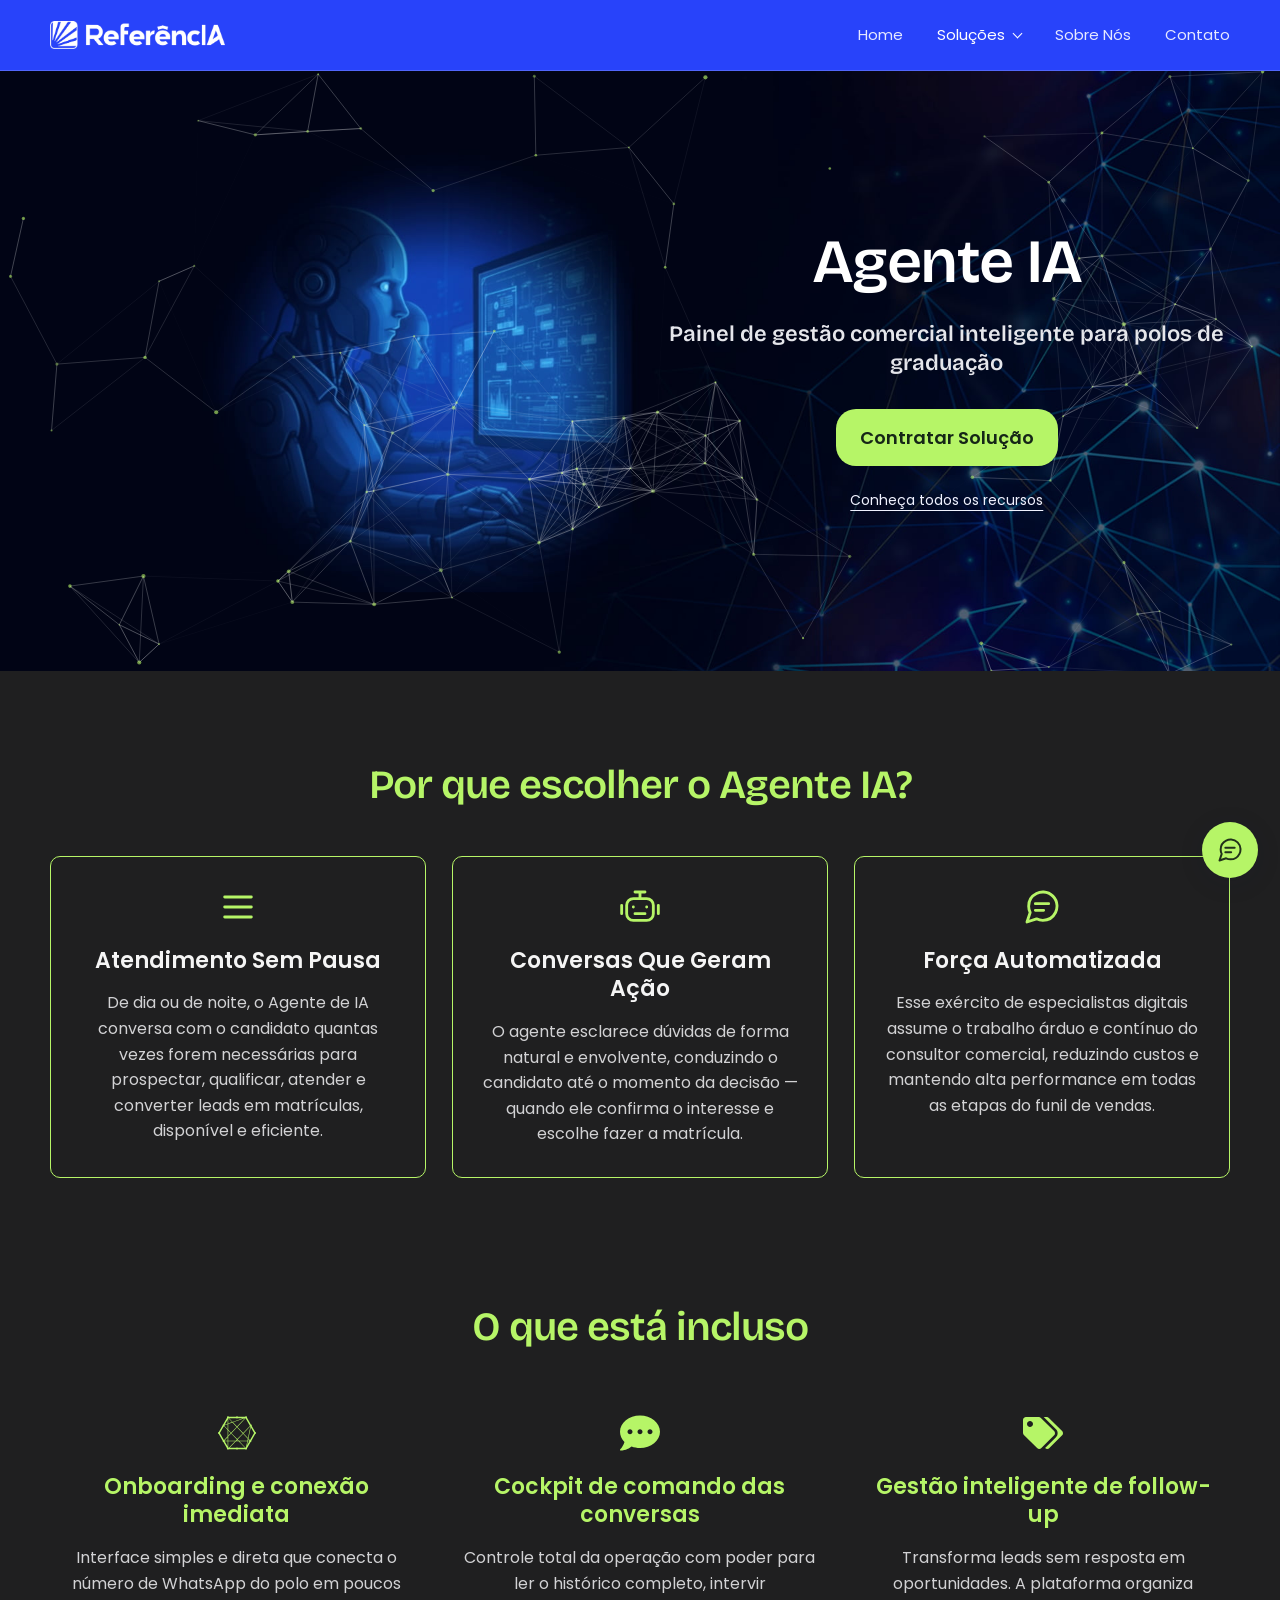
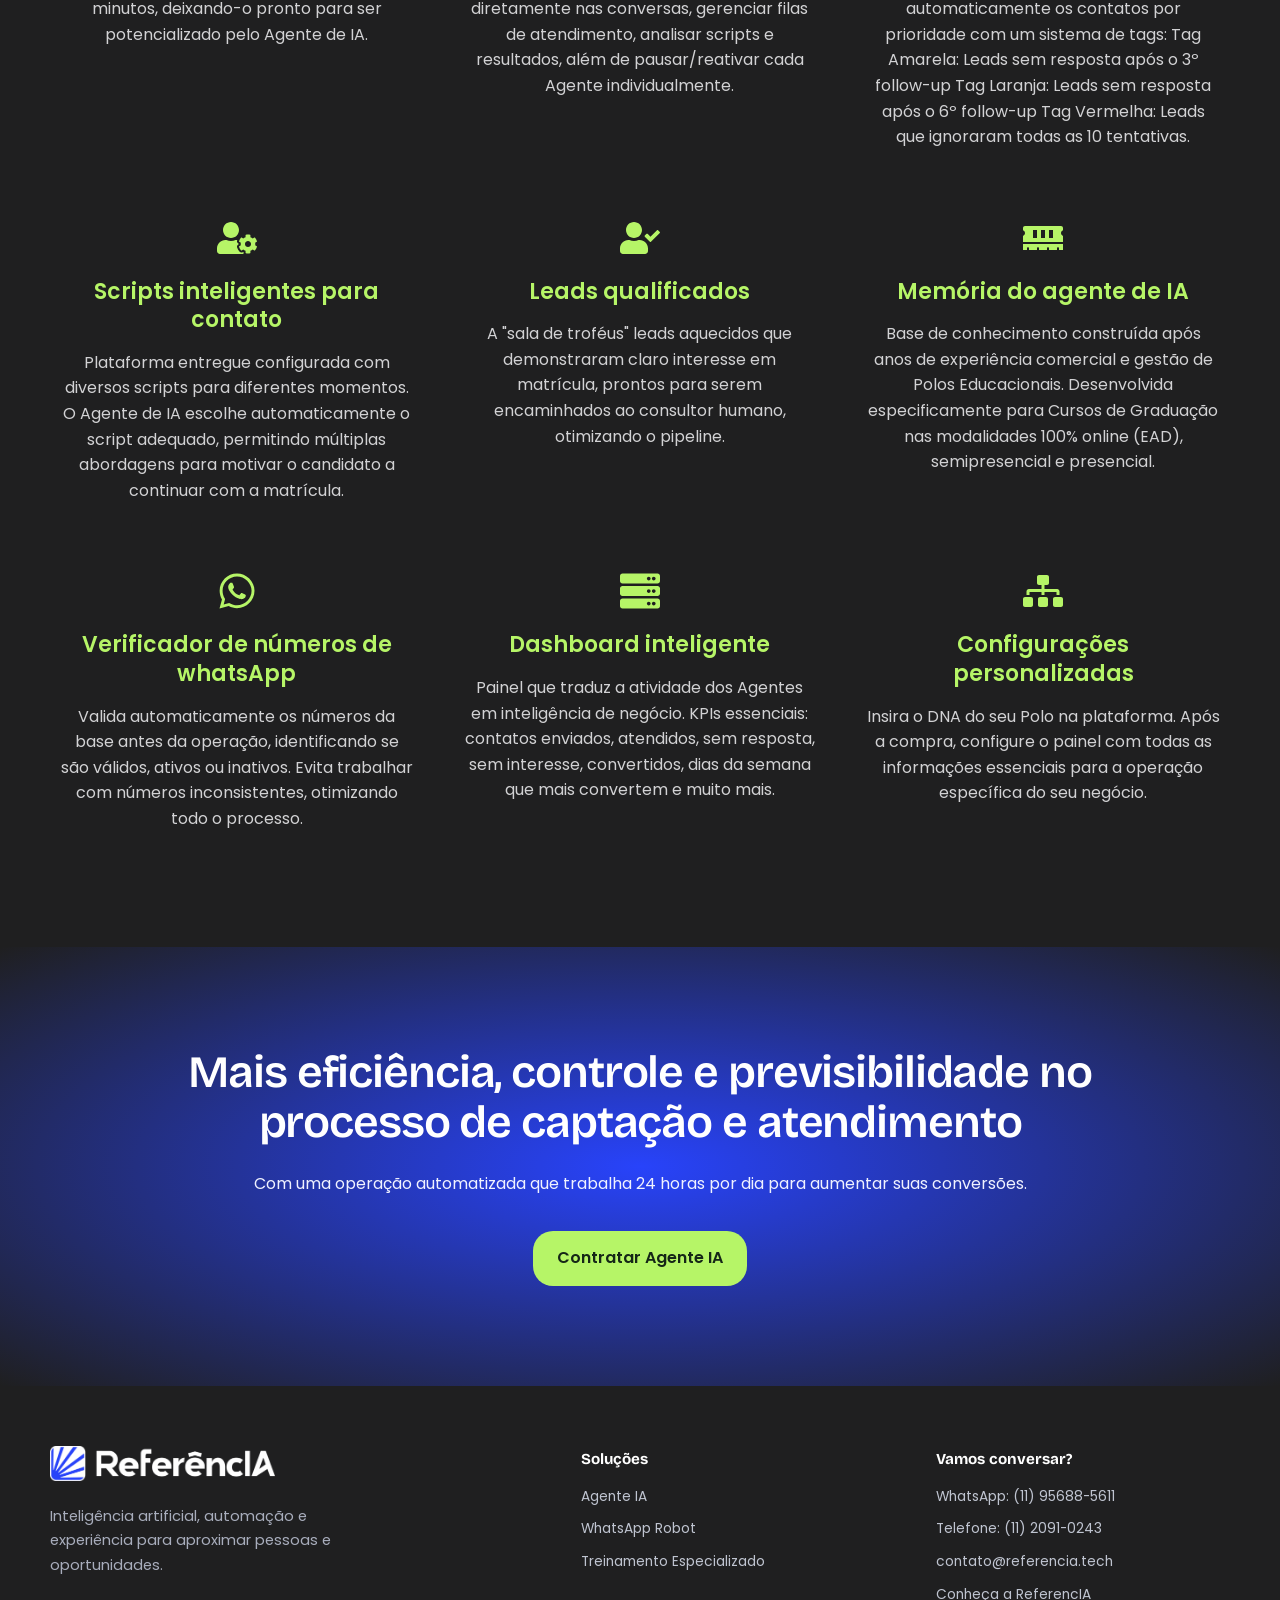
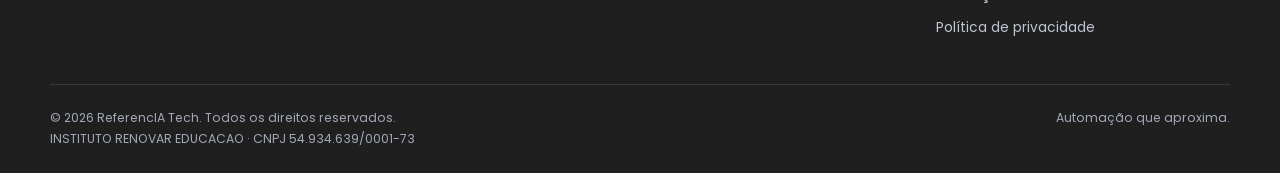
<file: agente-ia/index.html>
<!doctype html>
<html lang="pt-BR"><head><meta charset="utf-8"><meta name="viewport" content="width=device-width, initial-scale=1"><title>Agente IA | ReferencIA Tech</title><meta name="description" content="Conversas que acolhem, respondem e qualificam. Dê continuidade ao atendimento e entregue mais contexto à sua equipe."><meta name="theme-color" content="#2843fa"><meta name="robots" content="index, follow"><link rel="canonical" href="https://referencia.tech/agente-ia/"><meta property="og:type" content="website"><meta property="og:locale" content="pt_BR"><meta property="og:site_name" content="ReferencIA Tech"><meta property="og:title" content="Agente IA | ReferencIA Tech"><meta property="og:description" content="Conversas que acolhem, respondem e qualificam. Dê continuidade ao atendimento e entregue mais contexto à sua equipe."><meta property="og:url" content="https://referencia.tech/agente-ia/"><meta property="og:image" content="https://referencia.tech/wp-content/uploads/2025/11/Diferenciais-6.jpg"><meta name="twitter:card" content="summary_large_image"><link rel="icon" type="image/png" href="../assets/favicon.png"><link rel="preload" href="../assets/brand.woff2" as="font" type="font/woff2" crossorigin><link rel="stylesheet" href="../assets/site.css?v=20260930-10"><script defer src="../assets/background.js?v=20260929-8"></script><script defer src="../assets/site.js?v=20260929-4"></script><script type="application/ld+json">{"@context": "https://schema.org", "@type": "Organization", "name": "ReferencIA Tech", "legalName": "INSTITUTO RENOVAR EDUCACAO", "url": "https://referencia.tech/", "email": "contato@referencia.tech", "telephone": "+5511956885611"}</script><noscript><style>.menu-toggle{display:none}@media(max-width:720px){.nav-wrap{height:auto;flex-wrap:wrap;padding-block:20px}.nav-links{display:flex;position:static;padding:0;box-shadow:none;background:transparent;width:100%}}[data-contact-form]{display:none}</style></noscript></head><body class="reference-page"><a href="#conteudo" class="skip-link">Pular para o conteúdo</a>
<header class="header"><div class="container nav-wrap"><a class="brand" href="../" aria-label="ReferencIA Tech — página inicial"><img src="../assets/logo.png?v=20260929-4" width="1024" height="161" alt="ReferencIA"></a>
<button class="menu-toggle" data-menu-toggle aria-expanded="false" aria-controls="menu-principal" aria-label="Abrir menu"><svg class="icon" viewBox="0 0 24 24" aria-hidden="true"><path d="M4 6h16M4 12h16M4 18h16"/></svg></button>
<nav class="nav-links" id="menu-principal" data-menu aria-label="Navegação principal"><a href="../">Home</a><details class="nav-solutions"><summary>Soluções</summary><div class="nav-solutions-panel"><a href="../solucoes/">Todas as soluções</a><a href="../agente-ia/">Agente IA</a><a href="../whatsapp-robot/">WhatsApp Robot</a><a href="../treinamento-especializado/">Treinamento Especializado</a></div></details><a href="../sobre-nos/">Sobre Nós</a><a href="../contato/">Contato</a></nav></div></header><main id="conteudo">
<section class="service-hero"><div id="hero-particles" class="hero-particles" data-particles aria-hidden="true"></div><picture class="service-art"><source media="(max-width: 720px)" srcset="../assets/reference/Banners-Mobile-site-ReferencIA-Agente-IA-1.0.jpg"><img src="../assets/reference/Banners-site-ReferencIA-Agente-IA-1.0.jpg" alt="" width="1920" height="1080" fetchpriority="high"></picture><div class="container service-hero-layout"><div class="service-hero-copy"><h1>Agente IA</h1><h2>Painel de gestão comercial inteligente para polos de graduação</h2><a class="button lime" href="#contratar">Contratar Solução</a><a class="service-details" href="#detalhes">Conheça todos os recursos</a></div></div></section><section class="section reference-section reference-dark" id="detalhes"><div class="container"><div class="reference-heading"><h2>Por que escolher o Agente IA?</h2></div><div class="reference-grid why-grid"><article class="reference-feature "><span class="reference-icon"><svg class="icon" viewBox="0 0 24 24" aria-hidden="true"><path d="M4 6h16M4 12h16M4 18h16"/></svg></span><h3>Atendimento Sem Pausa</h3><p>De dia ou de noite, o Agente de IA conversa com o candidato quantas vezes forem necessárias para prospectar, qualificar, atender e converter leads em matrículas, disponível e eficiente.</p></article><article class="reference-feature "><span class="reference-icon"><svg class="icon" viewBox="0 0 24 24" aria-hidden="true"><rect x="4" y="7" width="16" height="13" rx="4"/><path d="M12 7V3m-3 0h6M1 11v5m22-5v5M8 12h.01M16 12h.01M9 16h6"/></svg></span><h3>Conversas Que Geram Ação</h3><p>O agente esclarece dúvidas de forma natural e envolvente, conduzindo o candidato até o momento da decisão — quando ele confirma o interesse e escolhe fazer a matrícula.</p></article><article class="reference-feature "><span class="reference-icon"><svg class="icon" viewBox="0 0 24 24" aria-hidden="true"><path d="M21 11.5a8.4 8.4 0 0 1-.9 3.8 8.5 8.5 0 0 1-7.6 4.7 8.4 8.4 0 0 1-3.8-.9L3 21l1.9-5.7a8.4 8.4 0 0 1-.9-3.8 8.5 8.5 0 0 1 4.7-7.6 8.4 8.4 0 0 1 3.8-.9h.5a8.5 8.5 0 0 1 8 8v.5Z"/><path d="M8 10h8m-8 4h5"/></svg></span><h3>Força Automatizada</h3><p>Esse exército de especialistas digitais assume o trabalho árduo e contínuo do consultor comercial, reduzindo custos e mantendo alta performance em todas as etapas do funil de vendas.</p></article></div></div></section><section class="section reference-section reference-dark included-section" id="incluso"><div class="container"><div class="reference-heading"><h2>O que está incluso</h2></div><div class="reference-grid inclusions"><article class="reference-feature "><span class="reference-icon"><svg aria-hidden="true" class="icon original-icon" viewbox="0 0 576 512" xmlns="http://www.w3.org/2000/svg" focusable="false"><path d="M550.5 241l-50.089-86.786c1.071-2.142 1.875-4.553 1.875-7.232 0-8.036-6.696-14.733-14.732-15.001l-55.447-95.893c.536-1.607 1.071-3.214 1.071-4.821 0-8.571-6.964-15.268-15.268-15.268-4.821 0-8.839 2.143-11.786 5.625H299.518C296.839 18.143 292.821 16 288 16s-8.839 2.143-11.518 5.625H170.411C167.464 18.143 163.447 16 158.625 16c-8.303 0-15.268 6.696-15.268 15.268 0 1.607.536 3.482 1.072 4.821l-55.983 97.233c-5.356 2.41-9.107 7.5-9.107 13.661 0 .535.268 1.071.268 1.607l-53.304 92.143c-7.232 1.339-12.59 7.5-12.59 15 0 7.232 5.089 13.393 12.054 15l55.179 95.358c-.536 1.607-.804 2.946-.804 4.821 0 7.232 5.089 13.393 12.054 14.732l51.697 89.732c-.536 1.607-1.071 3.482-1.071 5.357 0 8.571 6.964 15.268 15.268 15.268 4.821 0 8.839-2.143 11.518-5.357h106.875C279.161 493.857 283.447 496 288 496s8.839-2.143 11.518-5.357h107.143c2.678 2.946 6.696 4.821 10.982 4.821 8.571 0 15.268-6.964 15.268-15.268 0-1.607-.267-2.946-.803-4.285l51.697-90.268c6.964-1.339 12.054-7.5 12.054-14.732 0-1.607-.268-3.214-.804-4.821l54.911-95.358c6.964-1.339 12.322-7.5 12.322-15-.002-7.232-5.092-13.393-11.788-14.732zM153.535 450.732l-43.66-75.803h43.66v75.803zm0-83.839h-43.66c-.268-1.071-.804-2.142-1.339-3.214l44.999-47.41v50.624zm0-62.411l-50.357 53.304c-1.339-.536-2.679-1.34-4.018-1.607L43.447 259.75c.535-1.339.535-2.679.535-4.018s0-2.41-.268-3.482l51.965-90c2.679-.268 5.357-1.072 7.768-2.679l50.089 51.965v92.946zm0-102.322l-45.803-47.41c1.339-2.143 2.143-4.821 2.143-7.767 0-.268-.268-.804-.268-1.072l43.928-15.804v72.053zm0-80.625l-43.66 15.804 43.66-75.536v59.732zm326.519 39.108l.804 1.339L445.5 329.125l-63.75-67.232 98.036-101.518.268.268zM291.75 355.107l11.518 11.786H280.5l11.25-11.786zm-.268-11.25l-83.303-85.446 79.553-84.375 83.036 87.589-79.286 82.232zm5.357 5.893l79.286-82.232 67.5 71.25-5.892 28.125H313.714l-16.875-17.143zM410.411 44.393c1.071.536 2.142 1.072 3.482 1.34l57.857 100.714v.536c0 2.946.803 5.624 2.143 7.767L376.393 256l-83.035-87.589L410.411 44.393zm-9.107-2.143L287.732 162.518l-57.054-60.268 166.339-60h4.287zm-123.483 0c2.678 2.678 6.16 4.285 10.179 4.285s7.5-1.607 10.179-4.285h75L224.786 95.821 173.893 42.25h103.928zm-116.249 5.625l1.071-2.142a33.834 33.834 0 0 0 2.679-.804l51.161 53.84-54.911 19.821V47.875zm0 79.286l60.803-21.964 59.732 63.214-79.553 84.107-40.982-42.053v-83.304zm0 92.678L198 257.607l-36.428 38.304v-76.072zm0 87.858l42.053-44.464 82.768 85.982-17.143 17.678H161.572v-59.196zm6.964 162.053c-1.607-1.607-3.482-2.678-5.893-3.482l-1.071-1.607v-89.732h99.91l-91.607 94.821h-1.339zm129.911 0c-2.679-2.41-6.428-4.285-10.447-4.285s-7.767 1.875-10.447 4.285h-96.429l91.607-94.821h38.304l91.607 94.821H298.447zm120-11.786l-4.286 7.5c-1.339.268-2.41.803-3.482 1.339l-89.196-91.875h114.376l-17.412 83.036zm12.856-22.232l12.858-60.803h21.964l-34.822 60.803zm34.822-68.839h-20.357l4.553-21.16 17.143 18.214c-.535.803-1.071 1.874-1.339 2.946zm66.161-107.411l-55.447 96.697c-1.339.535-2.679 1.071-4.018 1.874l-20.625-21.964 34.554-163.928 45.803 79.286c-.267 1.339-.803 2.678-.803 4.285 0 1.339.268 2.411.536 3.75z"></path></svg></span><h3>Onboarding e conexão imediata</h3><p>Interface simples e direta que conecta o número de WhatsApp do polo em poucos minutos, deixando-o pronto para ser potencializado pelo Agente de IA.</p></article><article class="reference-feature "><span class="reference-icon"><svg aria-hidden="true" class="icon original-icon" viewbox="0 0 512 512" xmlns="http://www.w3.org/2000/svg" focusable="false"><path d="M256 32C114.6 32 0 125.1 0 240c0 49.6 21.4 95 57 130.7C44.5 421.1 2.7 466 2.2 466.5c-2.2 2.3-2.8 5.7-1.5 8.7S4.8 480 8 480c66.3 0 116-31.8 140.6-51.4 32.7 12.3 69 19.4 107.4 19.4 141.4 0 256-93.1 256-208S397.4 32 256 32zM128 272c-17.7 0-32-14.3-32-32s14.3-32 32-32 32 14.3 32 32-14.3 32-32 32zm128 0c-17.7 0-32-14.3-32-32s14.3-32 32-32 32 14.3 32 32-14.3 32-32 32zm128 0c-17.7 0-32-14.3-32-32s14.3-32 32-32 32 14.3 32 32-14.3 32-32 32z"></path></svg></span><h3>Cockpit de comando das conversas</h3><p>Controle total da operação com poder para ler o histórico completo, intervir diretamente nas conversas, gerenciar filas de atendimento, analisar scripts e resultados, além de pausar/reativar cada Agente individualmente.</p></article><article class="reference-feature "><span class="reference-icon"><svg aria-hidden="true" class="icon original-icon" viewbox="0 0 640 512" xmlns="http://www.w3.org/2000/svg" focusable="false"><path d="M497.941 225.941L286.059 14.059A48 48 0 0 0 252.118 0H48C21.49 0 0 21.49 0 48v204.118a48 48 0 0 0 14.059 33.941l211.882 211.882c18.744 18.745 49.136 18.746 67.882 0l204.118-204.118c18.745-18.745 18.745-49.137 0-67.882zM112 160c-26.51 0-48-21.49-48-48s21.49-48 48-48 48 21.49 48 48-21.49 48-48 48zm513.941 133.823L421.823 497.941c-18.745 18.745-49.137 18.745-67.882 0l-.36-.36L527.64 323.522c16.999-16.999 26.36-39.6 26.36-63.64s-9.362-46.641-26.36-63.64L331.397 0h48.721a48 48 0 0 1 33.941 14.059l211.882 211.882c18.745 18.745 18.745 49.137 0 67.882z"></path></svg></span><h3>Gestão inteligente de follow-up</h3><p>Transforma leads sem resposta em oportunidades. A plataforma organiza automaticamente os contatos por prioridade com um sistema de tags: Tag Amarela: Leads sem resposta após o 3º follow-up Tag Laranja: Leads sem resposta após o 6º follow-up Tag Vermelha: Leads que ignoraram todas as 10 tentativas.</p></article><article class="reference-feature "><span class="reference-icon"><svg aria-hidden="true" class="icon original-icon" viewbox="0 0 640 512" xmlns="http://www.w3.org/2000/svg" focusable="false"><path d="M610.5 373.3c2.6-14.1 2.6-28.5 0-42.6l25.8-14.9c3-1.7 4.3-5.2 3.3-8.5-6.7-21.6-18.2-41.2-33.2-57.4-2.3-2.5-6-3.1-9-1.4l-25.8 14.9c-10.9-9.3-23.4-16.5-36.9-21.3v-29.8c0-3.4-2.4-6.4-5.7-7.1-22.3-5-45-4.8-66.2 0-3.3.7-5.7 3.7-5.7 7.1v29.8c-13.5 4.8-26 12-36.9 21.3l-25.8-14.9c-2.9-1.7-6.7-1.1-9 1.4-15 16.2-26.5 35.8-33.2 57.4-1 3.3.4 6.8 3.3 8.5l25.8 14.9c-2.6 14.1-2.6 28.5 0 42.6l-25.8 14.9c-3 1.7-4.3 5.2-3.3 8.5 6.7 21.6 18.2 41.1 33.2 57.4 2.3 2.5 6 3.1 9 1.4l25.8-14.9c10.9 9.3 23.4 16.5 36.9 21.3v29.8c0 3.4 2.4 6.4 5.7 7.1 22.3 5 45 4.8 66.2 0 3.3-.7 5.7-3.7 5.7-7.1v-29.8c13.5-4.8 26-12 36.9-21.3l25.8 14.9c2.9 1.7 6.7 1.1 9-1.4 15-16.2 26.5-35.8 33.2-57.4 1-3.3-.4-6.8-3.3-8.5l-25.8-14.9zM496 400.5c-26.8 0-48.5-21.8-48.5-48.5s21.8-48.5 48.5-48.5 48.5 21.8 48.5 48.5-21.7 48.5-48.5 48.5zM224 256c70.7 0 128-57.3 128-128S294.7 0 224 0 96 57.3 96 128s57.3 128 128 128zm201.2 226.5c-2.3-1.2-4.6-2.6-6.8-3.9l-7.9 4.6c-6 3.4-12.8 5.3-19.6 5.3-10.9 0-21.4-4.6-28.9-12.6-18.3-19.8-32.3-43.9-40.2-69.6-5.5-17.7 1.9-36.4 17.9-45.7l7.9-4.6c-.1-2.6-.1-5.2 0-7.8l-7.9-4.6c-16-9.2-23.4-28-17.9-45.7.9-2.9 2.2-5.8 3.2-8.7-3.8-.3-7.5-1.2-11.4-1.2h-16.7c-22.2 10.2-46.9 16-72.9 16s-50.6-5.8-72.9-16h-16.7C60.2 288 0 348.2 0 422.4V464c0 26.5 21.5 48 48 48h352c10.1 0 19.5-3.2 27.2-8.5-1.2-3.8-2-7.7-2-11.8v-9.2z"></path></svg></span><h3>Scripts inteligentes para contato</h3><p>Plataforma entregue configurada com diversos scripts para diferentes momentos. O Agente de IA escolhe automaticamente o script adequado, permitindo múltiplas abordagens para motivar o candidato a continuar com a matrícula.</p></article><article class="reference-feature "><span class="reference-icon"><svg aria-hidden="true" class="icon original-icon" viewbox="0 0 640 512" xmlns="http://www.w3.org/2000/svg" focusable="false"><path d="M224 256c70.7 0 128-57.3 128-128S294.7 0 224 0 96 57.3 96 128s57.3 128 128 128zm89.6 32h-16.7c-22.2 10.2-46.9 16-72.9 16s-50.6-5.8-72.9-16h-16.7C60.2 288 0 348.2 0 422.4V464c0 26.5 21.5 48 48 48h352c26.5 0 48-21.5 48-48v-41.6c0-74.2-60.2-134.4-134.4-134.4zm323-128.4l-27.8-28.1c-4.6-4.7-12.1-4.7-16.8-.1l-104.8 104-45.5-45.8c-4.6-4.7-12.1-4.7-16.8-.1l-28.1 27.9c-4.7 4.6-4.7 12.1-.1 16.8l81.7 82.3c4.6 4.7 12.1 4.7 16.8.1l141.3-140.2c4.6-4.7 4.7-12.2.1-16.8z"></path></svg></span><h3>Leads qualificados</h3><p>A &quot;sala de troféus&quot; leads aquecidos que demonstraram claro interesse em matrícula, prontos para serem encaminhados ao consultor humano, otimizando o pipeline.</p></article><article class="reference-feature "><span class="reference-icon"><svg aria-hidden="true" class="icon original-icon" viewbox="0 0 640 512" xmlns="http://www.w3.org/2000/svg" focusable="false"><path d="M640 130.94V96c0-17.67-14.33-32-32-32H32C14.33 64 0 78.33 0 96v34.94c18.6 6.61 32 24.19 32 45.06s-13.4 38.45-32 45.06V320h640v-98.94c-18.6-6.61-32-24.19-32-45.06s13.4-38.45 32-45.06zM224 256h-64V128h64v128zm128 0h-64V128h64v128zm128 0h-64V128h64v128zM0 448h64v-26.67c0-8.84 7.16-16 16-16s16 7.16 16 16V448h128v-26.67c0-8.84 7.16-16 16-16s16 7.16 16 16V448h128v-26.67c0-8.84 7.16-16 16-16s16 7.16 16 16V448h128v-26.67c0-8.84 7.16-16 16-16s16 7.16 16 16V448h64v-96H0v96z"></path></svg></span><h3>Memória do agente de IA</h3><p>Base de conhecimento construída após anos de experiência comercial e gestão de Polos Educacionais. Desenvolvida especificamente para Cursos de Graduação nas modalidades 100% online (EAD), semipresencial e presencial.</p></article><article class="reference-feature "><span class="reference-icon"><svg aria-hidden="true" class="icon original-icon" viewbox="0 0 448 512" xmlns="http://www.w3.org/2000/svg" focusable="false"><path d="M380.9 97.1C339 55.1 283.2 32 223.9 32c-122.4 0-222 99.6-222 222 0 39.1 10.2 77.3 29.6 111L0 480l117.7-30.9c32.4 17.7 68.9 27 106.1 27h.1c122.3 0 224.1-99.6 224.1-222 0-59.3-25.2-115-67.1-157zm-157 341.6c-33.2 0-65.7-8.9-94-25.7l-6.7-4-69.8 18.3L72 359.2l-4.4-7c-18.5-29.4-28.2-63.3-28.2-98.2 0-101.7 82.8-184.5 184.6-184.5 49.3 0 95.6 19.2 130.4 54.1 34.8 34.9 56.2 81.2 56.1 130.5 0 101.8-84.9 184.6-186.6 184.6zm101.2-138.2c-5.5-2.8-32.8-16.2-37.9-18-5.1-1.9-8.8-2.8-12.5 2.8-3.7 5.6-14.3 18-17.6 21.8-3.2 3.7-6.5 4.2-12 1.4-32.6-16.3-54-29.1-75.5-66-5.7-9.8 5.7-9.1 16.3-30.3 1.8-3.7.9-6.9-.5-9.7-1.4-2.8-12.5-30.1-17.1-41.2-4.5-10.8-9.1-9.3-12.5-9.5-3.2-.2-6.9-.2-10.6-.2-3.7 0-9.7 1.4-14.8 6.9-5.1 5.6-19.4 19-19.4 46.3 0 27.3 19.9 53.7 22.6 57.4 2.8 3.7 39.1 59.7 94.8 83.8 35.2 15.2 49 16.5 66.6 13.9 10.7-1.6 32.8-13.4 37.4-26.4 4.6-13 4.6-24.1 3.2-26.4-1.3-2.5-5-3.9-10.5-6.6z"></path></svg></span><h3>Verificador de números de whatsApp</h3><p>Valida automaticamente os números da base antes da operação, identificando se são válidos, ativos ou inativos. Evita trabalhar com números inconsistentes, otimizando todo o processo.</p></article><article class="reference-feature "><span class="reference-icon"><svg aria-hidden="true" class="icon original-icon" viewbox="0 0 512 512" xmlns="http://www.w3.org/2000/svg" focusable="false"><path d="M480 160H32c-17.673 0-32-14.327-32-32V64c0-17.673 14.327-32 32-32h448c17.673 0 32 14.327 32 32v64c0 17.673-14.327 32-32 32zm-48-88c-13.255 0-24 10.745-24 24s10.745 24 24 24 24-10.745 24-24-10.745-24-24-24zm-64 0c-13.255 0-24 10.745-24 24s10.745 24 24 24 24-10.745 24-24-10.745-24-24-24zm112 248H32c-17.673 0-32-14.327-32-32v-64c0-17.673 14.327-32 32-32h448c17.673 0 32 14.327 32 32v64c0 17.673-14.327 32-32 32zm-48-88c-13.255 0-24 10.745-24 24s10.745 24 24 24 24-10.745 24-24-10.745-24-24-24zm-64 0c-13.255 0-24 10.745-24 24s10.745 24 24 24 24-10.745 24-24-10.745-24-24-24zm112 248H32c-17.673 0-32-14.327-32-32v-64c0-17.673 14.327-32 32-32h448c17.673 0 32 14.327 32 32v64c0 17.673-14.327 32-32 32zm-48-88c-13.255 0-24 10.745-24 24s10.745 24 24 24 24-10.745 24-24-10.745-24-24-24zm-64 0c-13.255 0-24 10.745-24 24s10.745 24 24 24 24-10.745 24-24-10.745-24-24-24z"></path></svg></span><h3>Dashboard inteligente</h3><p>Painel que traduz a atividade dos Agentes em inteligência de negócio. KPIs essenciais: contatos enviados, atendidos, sem resposta, sem interesse, convertidos, dias da semana que mais convertem e muito mais.</p></article><article class="reference-feature "><span class="reference-icon"><svg aria-hidden="true" class="icon original-icon" viewbox="0 0 640 512" xmlns="http://www.w3.org/2000/svg" focusable="false"><path d="M128 352H32c-17.67 0-32 14.33-32 32v96c0 17.67 14.33 32 32 32h96c17.67 0 32-14.33 32-32v-96c0-17.67-14.33-32-32-32zm-24-80h192v48h48v-48h192v48h48v-57.59c0-21.17-17.23-38.41-38.41-38.41H344v-64h40c17.67 0 32-14.33 32-32V32c0-17.67-14.33-32-32-32H256c-17.67 0-32 14.33-32 32v96c0 17.67 14.33 32 32 32h40v64H94.41C73.23 224 56 241.23 56 262.41V320h48v-48zm264 80h-96c-17.67 0-32 14.33-32 32v96c0 17.67 14.33 32 32 32h96c17.67 0 32-14.33 32-32v-96c0-17.67-14.33-32-32-32zm240 0h-96c-17.67 0-32 14.33-32 32v96c0 17.67 14.33 32 32 32h96c17.67 0 32-14.33 32-32v-96c0-17.67-14.33-32-32-32z"></path></svg></span><h3>Configurações personalizadas</h3><p>Insira o DNA do seu Polo na plataforma. Após a compra, configure o painel com todas as informações essenciais para a operação específica do seu negócio.</p></article></div></div></section><section class="section reference-section reference-cta" id="contratar"><div class="container"><div class="reference-heading"><h2>Mais eficiência, controle e previsibilidade no processo de captação e atendimento</h2><p class="">Com uma operação automatizada que trabalha 24 horas por dia para aumentar suas conversões.</p><a class="button lime" href="../contato/#contato">Contratar Agente IA</a></div></div></section>
</main><footer class="footer"><div class="container"><div class="footer-top"><div class="footer-about"><a class="brand" href="../" aria-label="ReferencIA Tech — início"><img src="../assets/logo.png?v=20260929-4" width="1024" height="161" alt="ReferencIA"></a><p>Inteligência artificial, automação e experiência para aproximar pessoas e oportunidades.</p></div><div><h3>Soluções</h3><div class="footer-links"><a href="../agente-ia/">Agente IA</a><a href="../whatsapp-robot/">WhatsApp Robot</a><a href="../treinamento-especializado/">Treinamento Especializado</a></div></div><div><h3>Vamos conversar?</h3><div class="footer-links"><a href="https://wa.me/5511956885611?text=Ol%C3%A1%21%20Quero%20conhecer%20as%20solu%C3%A7%C3%B5es%20da%20ReferencIA%20Tech." target="_blank" rel="noopener noreferrer">WhatsApp: (11) 95688-5611</a><a href="tel:+551120910243">Telefone: (11) 2091-0243</a><a href="mailto:contato@referencia.tech">contato@referencia.tech</a><a href="../sobre-nos/">Conheça a ReferencIA</a><a href="../politica-de-privacidade/">Política de privacidade</a></div></div></div><div class="footer-legal"><p>© 2026 ReferencIA Tech. Todos os direitos reservados.<br>INSTITUTO RENOVAR EDUCACAO · CNPJ 54.934.639/0001-73</p><span>Automação que aproxima.</span></div></div></footer><a class="whatsapp-float" href="https://wa.me/5511956885611?text=Ol%C3%A1%21%20Quero%20conhecer%20as%20solu%C3%A7%C3%B5es%20da%20ReferencIA%20Tech." target="_blank" rel="noopener noreferrer" aria-label="Conversar com a ReferencIA pelo WhatsApp"><svg class="icon" viewBox="0 0 24 24" aria-hidden="true"><path d="M21 11.5a8.4 8.4 0 0 1-.9 3.8 8.5 8.5 0 0 1-7.6 4.7 8.4 8.4 0 0 1-3.8-.9L3 21l1.9-5.7a8.4 8.4 0 0 1-.9-3.8 8.5 8.5 0 0 1 4.7-7.6 8.4 8.4 0 0 1 3.8-.9h.5a8.5 8.5 0 0 1 8 8v.5Z"/><path d="M8 10h8m-8 4h5"/></svg></a></body></html>
</file>
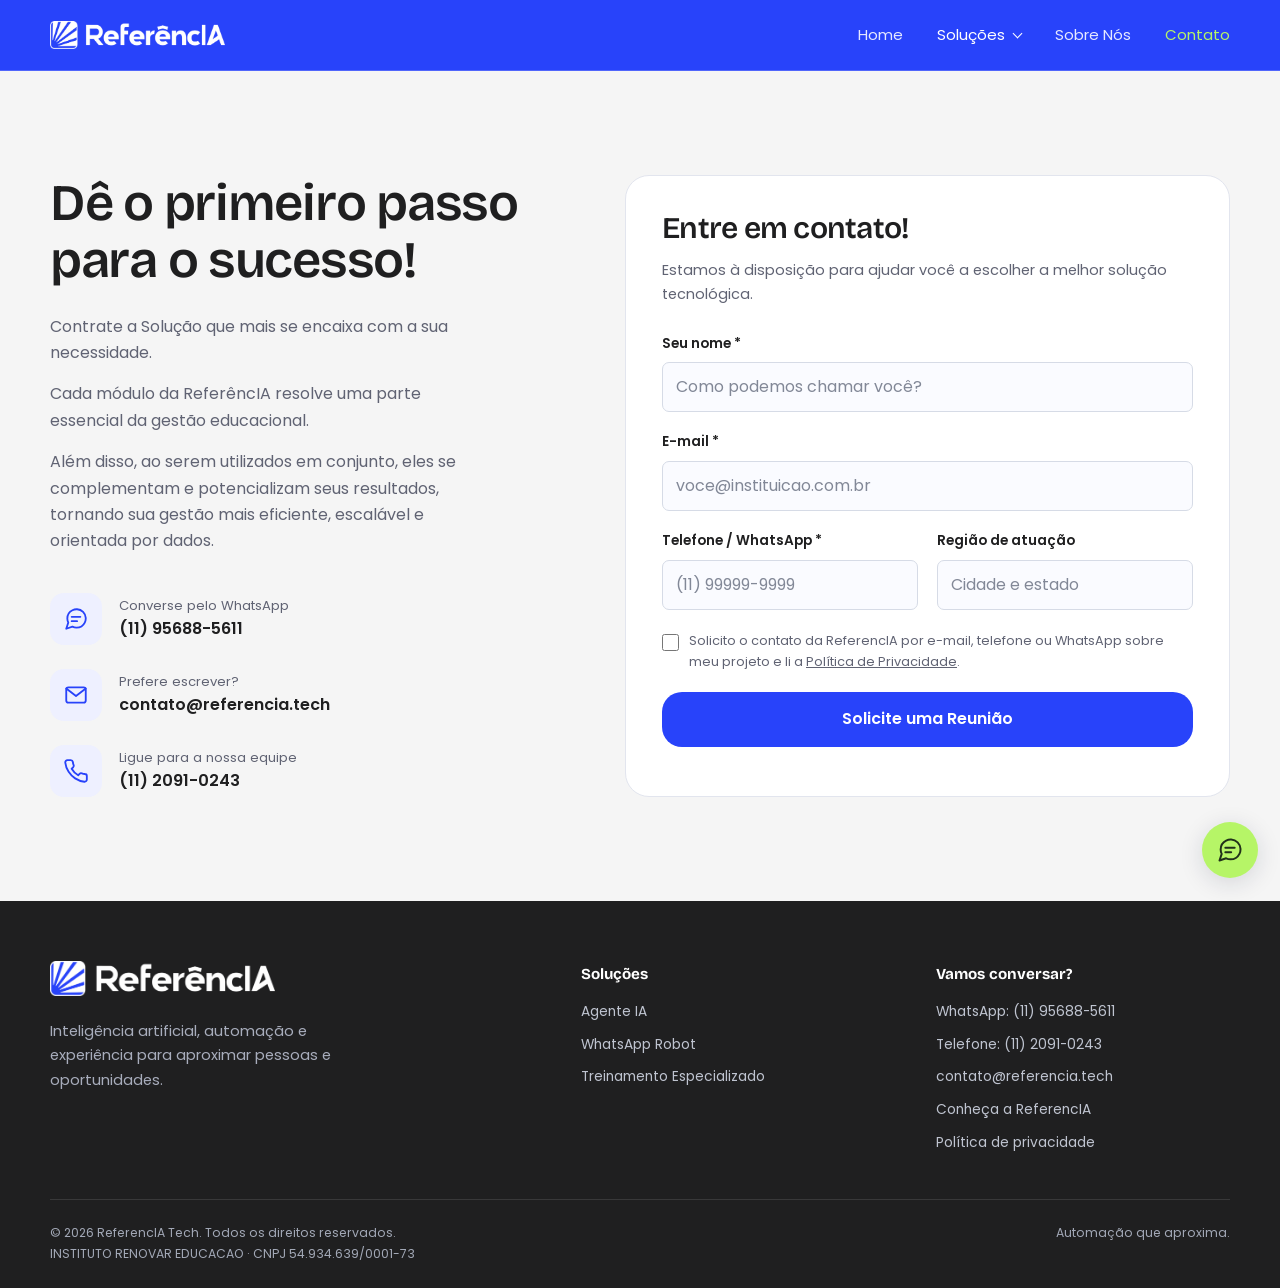
<file: contato/index.html>
<!doctype html>
<html lang="pt-BR"><head><meta charset="utf-8"><meta name="viewport" content="width=device-width, initial-scale=1"><title>Contato | ReferencIA Tech</title><meta name="description" content="Converse sobre automação, inteligência artificial e gestão educacional. WhatsApp, telefone, e-mail e formulário de contato."><meta name="theme-color" content="#2843fa"><meta name="robots" content="index, follow"><link rel="canonical" href="https://referencia.tech/contato/"><meta property="og:type" content="website"><meta property="og:locale" content="pt_BR"><meta property="og:site_name" content="ReferencIA Tech"><meta property="og:title" content="Fale com a ReferencIA | ReferencIA Tech"><meta property="og:description" content="Converse sobre automação, inteligência artificial e gestão educacional. WhatsApp, telefone, e-mail e formulário de contato."><meta property="og:url" content="https://referencia.tech/contato/"><meta property="og:image" content="https://referencia.tech/wp-content/uploads/2025/11/Diferenciais-6.jpg"><meta name="twitter:card" content="summary_large_image"><link rel="icon" type="image/png" href="../assets/favicon.png"><link rel="preload" href="../assets/brand.woff2" as="font" type="font/woff2" crossorigin><link rel="stylesheet" href="../assets/site.css?v=20260930-10"><script defer src="../assets/site.js?v=20260929-4"></script><script type="application/ld+json">{"@context": "https://schema.org", "@type": "Organization", "name": "ReferencIA Tech", "legalName": "INSTITUTO RENOVAR EDUCACAO", "url": "https://referencia.tech/", "email": "contato@referencia.tech", "telephone": "+5511956885611"}</script><noscript><style>.menu-toggle{display:none}@media(max-width:720px){.nav-wrap{height:auto;flex-wrap:wrap;padding-block:20px}.nav-links{display:flex;position:static;padding:0;box-shadow:none;background:transparent;width:100%}}[data-contact-form]{display:none}</style></noscript></head><body class="reference-page"><a href="#conteudo" class="skip-link">Pular para o conteúdo</a>
<header class="header"><div class="container nav-wrap"><a class="brand" href="../" aria-label="ReferencIA Tech — página inicial"><img src="../assets/logo.png?v=20260929-4" width="1024" height="161" alt="ReferencIA"></a>
<button class="menu-toggle" data-menu-toggle aria-expanded="false" aria-controls="menu-principal" aria-label="Abrir menu"><svg class="icon" viewBox="0 0 24 24" aria-hidden="true"><path d="M4 6h16M4 12h16M4 18h16"/></svg></button>
<nav class="nav-links" id="menu-principal" data-menu aria-label="Navegação principal"><a href="../">Home</a><details class="nav-solutions"><summary>Soluções</summary><div class="nav-solutions-panel"><a href="../solucoes/">Todas as soluções</a><a href="../agente-ia/">Agente IA</a><a href="../whatsapp-robot/">WhatsApp Robot</a><a href="../treinamento-especializado/">Treinamento Especializado</a></div></details><a href="../sobre-nos/">Sobre Nós</a><a href="../contato/" aria-current="page">Contato</a></nav></div></header><main id="conteudo">
<section class="section" id="contato"><div class="container contact-layout"><div class="contact-copy"><h1>Dê o primeiro passo para o sucesso!</h1><p class="">Contrate a Solução que mais se encaixa com a sua necessidade.</p><p class="">Cada módulo da ReferêncIA resolve uma parte essencial da gestão educacional.</p><p class="">Além disso, ao serem utilizados em conjunto, eles se complementam e potencializam seus resultados, tornando sua gestão mais eficiente, escalável e orientada por dados.</p><div class="contact-options"><a class="contact-option" href="https://wa.me/5511956885611?text=Ol%C3%A1%21%20Quero%20conhecer%20as%20solu%C3%A7%C3%B5es%20da%20ReferencIA%20Tech." target="_blank" rel="noopener noreferrer"><span class="icon-box"><svg class="icon" viewBox="0 0 24 24" aria-hidden="true"><path d="M21 11.5a8.4 8.4 0 0 1-.9 3.8 8.5 8.5 0 0 1-7.6 4.7 8.4 8.4 0 0 1-3.8-.9L3 21l1.9-5.7a8.4 8.4 0 0 1-.9-3.8 8.5 8.5 0 0 1 4.7-7.6 8.4 8.4 0 0 1 3.8-.9h.5a8.5 8.5 0 0 1 8 8v.5Z"/><path d="M8 10h8m-8 4h5"/></svg></span><span><small>Converse pelo WhatsApp</small><strong>(11) 95688-5611</strong></span></a><a class="contact-option" href="mailto:contato@referencia.tech"><span class="icon-box"><svg class="icon" viewBox="0 0 24 24" aria-hidden="true"><rect x="3" y="5" width="18" height="14" rx="2"/><path d="m3 6 9 7 9-7"/></svg></span><span><small>Prefere escrever?</small><strong>contato@referencia.tech</strong></span></a><a class="contact-option" href="tel:+551120910243"><span class="icon-box"><svg class="icon" viewBox="0 0 24 24" aria-hidden="true"><path d="M22 16.9v3a2 2 0 0 1-2.2 2 19.8 19.8 0 0 1-8.6-3.1 19.5 19.5 0 0 1-6-6A19.8 19.8 0 0 1 2.1 4.2 2 2 0 0 1 4.1 2h3a2 2 0 0 1 2 1.7 12.8 12.8 0 0 0 .7 2.8 2 2 0 0 1-.5 2.1L8 9.9a16 16 0 0 0 6 6l1.3-1.3a2 2 0 0 1 2.1-.5 12.8 12.8 0 0 0 2.8.7 2 2 0 0 1 1.8 2.1Z"/></svg></span><span><small>Ligue para a nossa equipe</small><strong>(11) 2091-0243</strong></span></a></div></div><div class="form-panel"><h2>Entre em contato!</h2><p class="">Estamos à disposição para ajudar você a escolher a melhor solução tecnológica.</p><form data-contact-form><div class="form-grid"><div class="field full"><label for="nome">Seu nome *</label><input id="nome" name="nome" autocomplete="name" required maxlength="120" placeholder="Como podemos chamar você?"></div><div class="field full"><label for="email">E-mail *</label><input id="email" name="email" type="email" autocomplete="email" required maxlength="180" placeholder="voce@instituicao.com.br"></div><div class="field"><label for="telefone">Telefone / WhatsApp *</label><input id="telefone" name="telefone" type="tel" autocomplete="tel" required maxlength="25" placeholder="(11) 99999-9999"></div><div class="field"><label for="regiao">Região de atuação</label><input id="regiao" name="regiao" autocomplete="address-level2" maxlength="120" placeholder="Cidade e estado"></div></div><label class="consent"><input type="checkbox" name="consentimento" required><span>Solicito o contato da ReferencIA por e-mail, telefone ou WhatsApp sobre meu projeto e li a <a href="../politica-de-privacidade/">Política de Privacidade</a>.</span></label><button type="submit" class="button">Solicite uma Reunião</button><p class="form-status" role="status" aria-live="polite"></p><a class="form-fallback" data-form-fallback href="https://wa.me/5511956885611?text=Ol%C3%A1%21%20Quero%20conhecer%20as%20solu%C3%A7%C3%B5es%20da%20ReferencIA%20Tech." target="_blank" rel="noopener noreferrer" hidden>Continuar pelo WhatsApp</a></form><noscript><p>Para solicitar contato, fale com nossa equipe pelo <a href="https://wa.me/5511956885611?text=Ol%C3%A1%21%20Quero%20conhecer%20as%20solu%C3%A7%C3%B5es%20da%20ReferencIA%20Tech.">WhatsApp</a> ou pelo e-mail contato@referencia.tech.</p></noscript></div></div></section>
</main><footer class="footer"><div class="container"><div class="footer-top"><div class="footer-about"><a class="brand" href="../" aria-label="ReferencIA Tech — início"><img src="../assets/logo.png?v=20260929-4" width="1024" height="161" alt="ReferencIA"></a><p>Inteligência artificial, automação e experiência para aproximar pessoas e oportunidades.</p></div><div><h3>Soluções</h3><div class="footer-links"><a href="../agente-ia/">Agente IA</a><a href="../whatsapp-robot/">WhatsApp Robot</a><a href="../treinamento-especializado/">Treinamento Especializado</a></div></div><div><h3>Vamos conversar?</h3><div class="footer-links"><a href="https://wa.me/5511956885611?text=Ol%C3%A1%21%20Quero%20conhecer%20as%20solu%C3%A7%C3%B5es%20da%20ReferencIA%20Tech." target="_blank" rel="noopener noreferrer">WhatsApp: (11) 95688-5611</a><a href="tel:+551120910243">Telefone: (11) 2091-0243</a><a href="mailto:contato@referencia.tech">contato@referencia.tech</a><a href="../sobre-nos/">Conheça a ReferencIA</a><a href="../politica-de-privacidade/">Política de privacidade</a></div></div></div><div class="footer-legal"><p>© 2026 ReferencIA Tech. Todos os direitos reservados.<br>INSTITUTO RENOVAR EDUCACAO · CNPJ 54.934.639/0001-73</p><span>Automação que aproxima.</span></div></div></footer><a class="whatsapp-float" href="https://wa.me/5511956885611?text=Ol%C3%A1%21%20Quero%20conhecer%20as%20solu%C3%A7%C3%B5es%20da%20ReferencIA%20Tech." target="_blank" rel="noopener noreferrer" aria-label="Conversar com a ReferencIA pelo WhatsApp"><svg class="icon" viewBox="0 0 24 24" aria-hidden="true"><path d="M21 11.5a8.4 8.4 0 0 1-.9 3.8 8.5 8.5 0 0 1-7.6 4.7 8.4 8.4 0 0 1-3.8-.9L3 21l1.9-5.7a8.4 8.4 0 0 1-.9-3.8 8.5 8.5 0 0 1 4.7-7.6 8.4 8.4 0 0 1 3.8-.9h.5a8.5 8.5 0 0 1 8 8v.5Z"/><path d="M8 10h8m-8 4h5"/></svg></a></body></html>
</file>
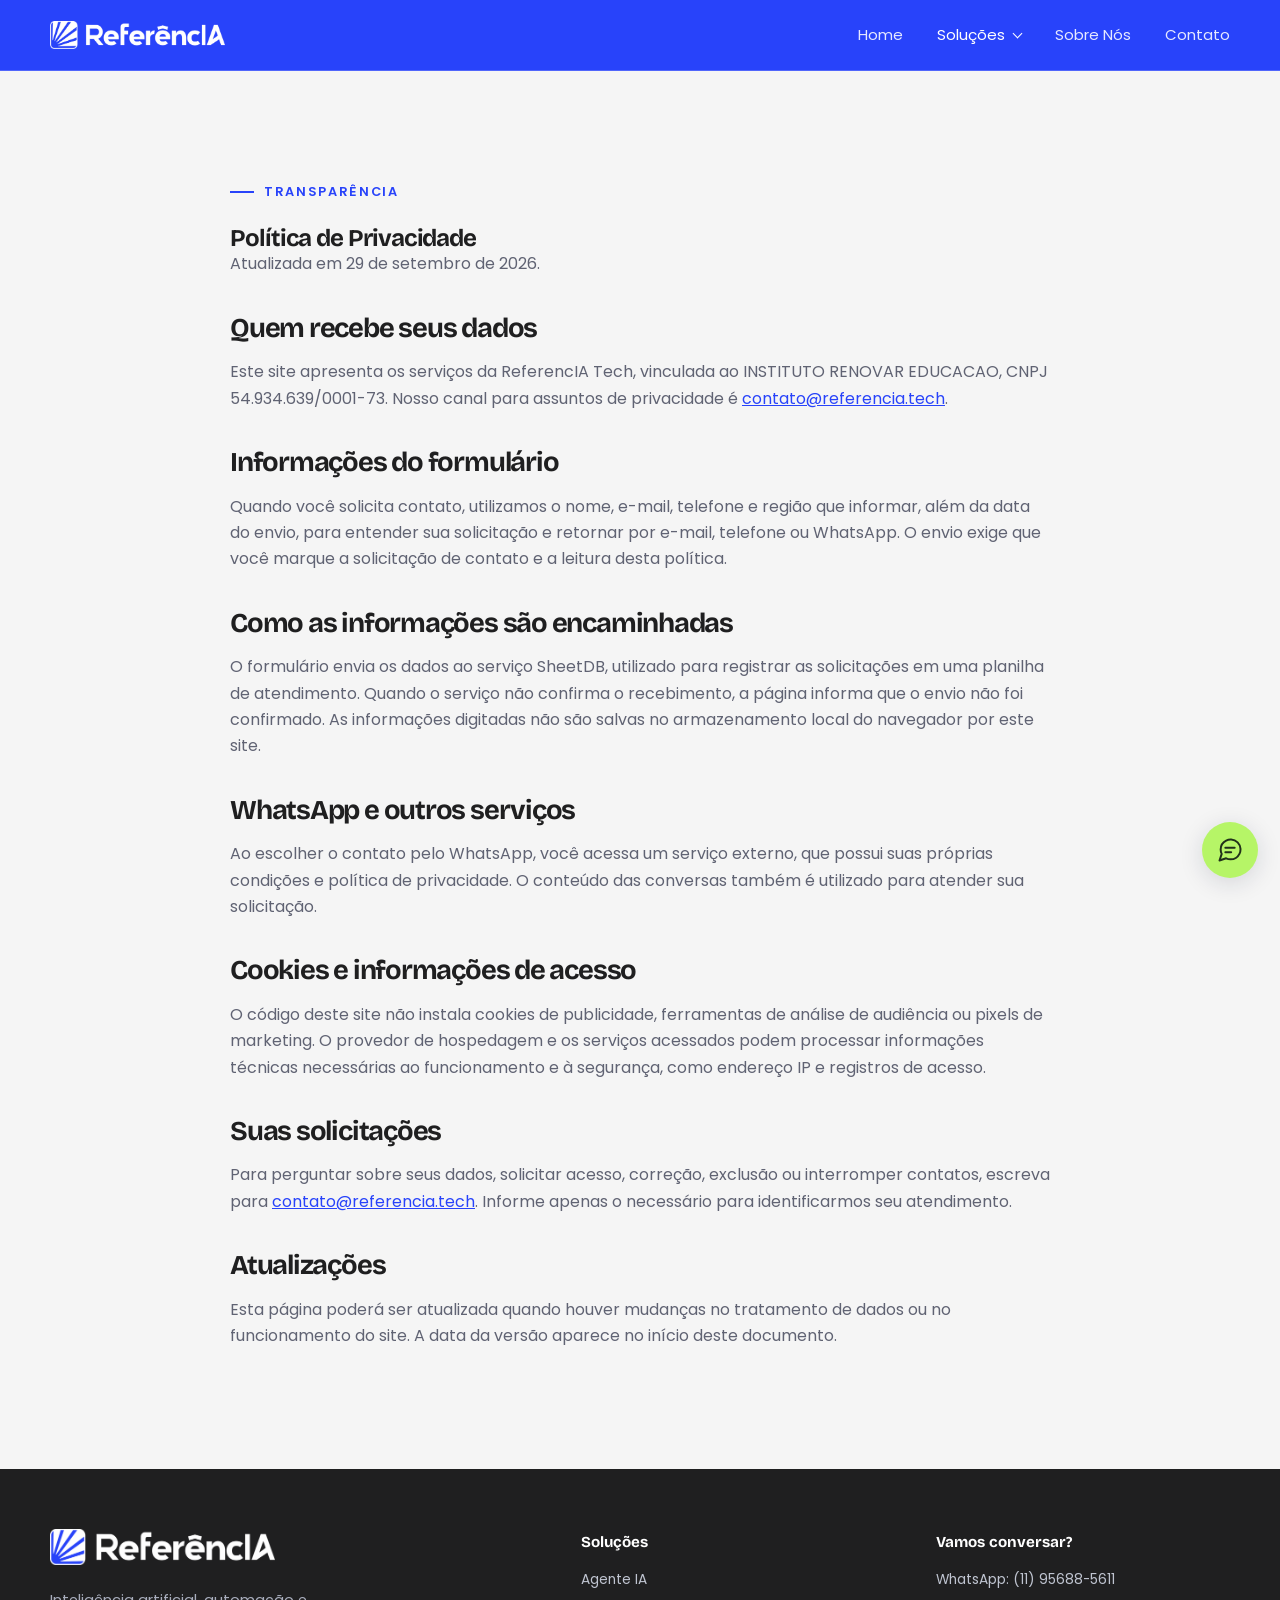
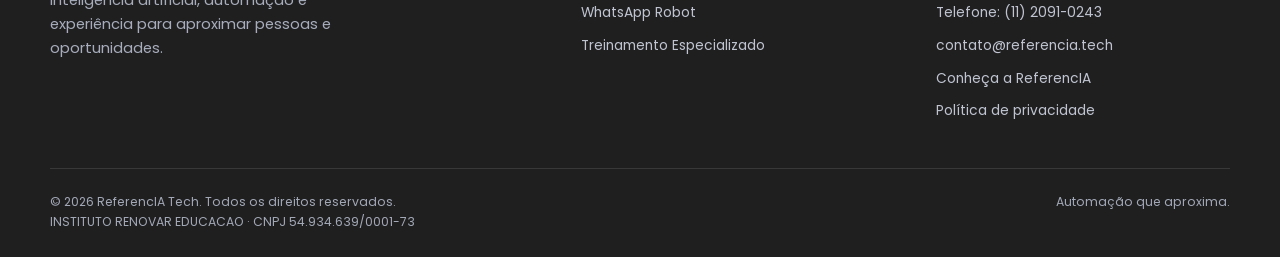
<file: politica-de-privacidade/index.html>
<!doctype html>
<html lang="pt-BR"><head><meta charset="utf-8"><meta name="viewport" content="width=device-width, initial-scale=1"><title>Política de Privacidade | ReferencIA Tech</title><meta name="description" content="Entenda quais dados são recebidos pela ReferencIA Tech e como entrar em contato sobre privacidade."><meta name="theme-color" content="#2843fa"><meta name="robots" content="index, follow"><link rel="canonical" href="https://referencia.tech/politica-de-privacidade/"><meta property="og:type" content="website"><meta property="og:locale" content="pt_BR"><meta property="og:site_name" content="ReferencIA Tech"><meta property="og:title" content="Política de Privacidade | ReferencIA Tech"><meta property="og:description" content="Entenda quais dados são recebidos pela ReferencIA Tech e como entrar em contato sobre privacidade."><meta property="og:url" content="https://referencia.tech/politica-de-privacidade/"><meta property="og:image" content="https://referencia.tech/wp-content/uploads/2025/11/Diferenciais-6.jpg"><meta name="twitter:card" content="summary_large_image"><link rel="icon" type="image/png" href="../assets/favicon.png"><link rel="preload" href="../assets/brand.woff2" as="font" type="font/woff2" crossorigin><link rel="stylesheet" href="../assets/site.css?v=20260930-10"><script defer src="../assets/site.js?v=20260929-4"></script><script type="application/ld+json">{"@context": "https://schema.org", "@type": "Organization", "name": "ReferencIA Tech", "legalName": "INSTITUTO RENOVAR EDUCACAO", "url": "https://referencia.tech/", "email": "contato@referencia.tech", "telephone": "+5511956885611"}</script><noscript><style>.menu-toggle{display:none}@media(max-width:720px){.nav-wrap{height:auto;flex-wrap:wrap;padding-block:20px}.nav-links{display:flex;position:static;padding:0;box-shadow:none;background:transparent;width:100%}}[data-contact-form]{display:none}</style></noscript></head><body><a href="#conteudo" class="skip-link">Pular para o conteúdo</a>
<header class="header"><div class="container nav-wrap"><a class="brand" href="../" aria-label="ReferencIA Tech — página inicial"><img src="../assets/logo.png?v=20260929-4" width="1024" height="161" alt="ReferencIA"></a>
<button class="menu-toggle" data-menu-toggle aria-expanded="false" aria-controls="menu-principal" aria-label="Abrir menu"><svg class="icon" viewBox="0 0 24 24" aria-hidden="true"><path d="M4 6h16M4 12h16M4 18h16"/></svg></button>
<nav class="nav-links" id="menu-principal" data-menu aria-label="Navegação principal"><a href="../">Home</a><details class="nav-solutions"><summary>Soluções</summary><div class="nav-solutions-panel"><a href="../solucoes/">Todas as soluções</a><a href="../agente-ia/">Agente IA</a><a href="../whatsapp-robot/">WhatsApp Robot</a><a href="../treinamento-especializado/">Treinamento Especializado</a></div></details><a href="../sobre-nos/">Sobre Nós</a><a href="../contato/">Contato</a></nav></div></header><main id="conteudo"><section class="section"><div class="container legal-copy"><span class="eyebrow">Transparência</span><h1>Política de Privacidade</h1><p>Atualizada em 29 de setembro de 2026.</p><h2>Quem recebe seus dados</h2><p>Este site apresenta os serviços da ReferencIA Tech, vinculada ao INSTITUTO RENOVAR EDUCACAO, CNPJ 54.934.639/0001-73. Nosso canal para assuntos de privacidade é <a href="mailto:contato@referencia.tech">contato@referencia.tech</a>.</p><h2>Informações do formulário</h2><p>Quando você solicita contato, utilizamos o nome, e-mail, telefone e região que informar, além da data do envio, para entender sua solicitação e retornar por e-mail, telefone ou WhatsApp. O envio exige que você marque a solicitação de contato e a leitura desta política.</p><h2>Como as informações são encaminhadas</h2><p>O formulário envia os dados ao serviço SheetDB, utilizado para registrar as solicitações em uma planilha de atendimento. Quando o serviço não confirma o recebimento, a página informa que o envio não foi confirmado. As informações digitadas não são salvas no armazenamento local do navegador por este site.</p><h2>WhatsApp e outros serviços</h2><p>Ao escolher o contato pelo WhatsApp, você acessa um serviço externo, que possui suas próprias condições e política de privacidade. O conteúdo das conversas também é utilizado para atender sua solicitação.</p><h2>Cookies e informações de acesso</h2><p>O código deste site não instala cookies de publicidade, ferramentas de análise de audiência ou pixels de marketing. O provedor de hospedagem e os serviços acessados podem processar informações técnicas necessárias ao funcionamento e à segurança, como endereço IP e registros de acesso.</p><h2>Suas solicitações</h2><p>Para perguntar sobre seus dados, solicitar acesso, correção, exclusão ou interromper contatos, escreva para <a href="mailto:contato@referencia.tech">contato@referencia.tech</a>. Informe apenas o necessário para identificarmos seu atendimento.</p><h2>Atualizações</h2><p>Esta página poderá ser atualizada quando houver mudanças no tratamento de dados ou no funcionamento do site. A data da versão aparece no início deste documento.</p></div></section></main><footer class="footer"><div class="container"><div class="footer-top"><div class="footer-about"><a class="brand" href="../" aria-label="ReferencIA Tech — início"><img src="../assets/logo.png?v=20260929-4" width="1024" height="161" alt="ReferencIA"></a><p>Inteligência artificial, automação e experiência para aproximar pessoas e oportunidades.</p></div><div><h3>Soluções</h3><div class="footer-links"><a href="../agente-ia/">Agente IA</a><a href="../whatsapp-robot/">WhatsApp Robot</a><a href="../treinamento-especializado/">Treinamento Especializado</a></div></div><div><h3>Vamos conversar?</h3><div class="footer-links"><a href="https://wa.me/5511956885611?text=Ol%C3%A1%21%20Quero%20conhecer%20as%20solu%C3%A7%C3%B5es%20da%20ReferencIA%20Tech." target="_blank" rel="noopener noreferrer">WhatsApp: (11) 95688-5611</a><a href="tel:+551120910243">Telefone: (11) 2091-0243</a><a href="mailto:contato@referencia.tech">contato@referencia.tech</a><a href="../sobre-nos/">Conheça a ReferencIA</a><a href="../politica-de-privacidade/">Política de privacidade</a></div></div></div><div class="footer-legal"><p>© 2026 ReferencIA Tech. Todos os direitos reservados.<br>INSTITUTO RENOVAR EDUCACAO · CNPJ 54.934.639/0001-73</p><span>Automação que aproxima.</span></div></div></footer><a class="whatsapp-float" href="https://wa.me/5511956885611?text=Ol%C3%A1%21%20Quero%20conhecer%20as%20solu%C3%A7%C3%B5es%20da%20ReferencIA%20Tech." target="_blank" rel="noopener noreferrer" aria-label="Conversar com a ReferencIA pelo WhatsApp"><svg class="icon" viewBox="0 0 24 24" aria-hidden="true"><path d="M21 11.5a8.4 8.4 0 0 1-.9 3.8 8.5 8.5 0 0 1-7.6 4.7 8.4 8.4 0 0 1-3.8-.9L3 21l1.9-5.7a8.4 8.4 0 0 1-.9-3.8 8.5 8.5 0 0 1 4.7-7.6 8.4 8.4 0 0 1 3.8-.9h.5a8.5 8.5 0 0 1 8 8v.5Z"/><path d="M8 10h8m-8 4h5"/></svg></a></body></html>
</file>
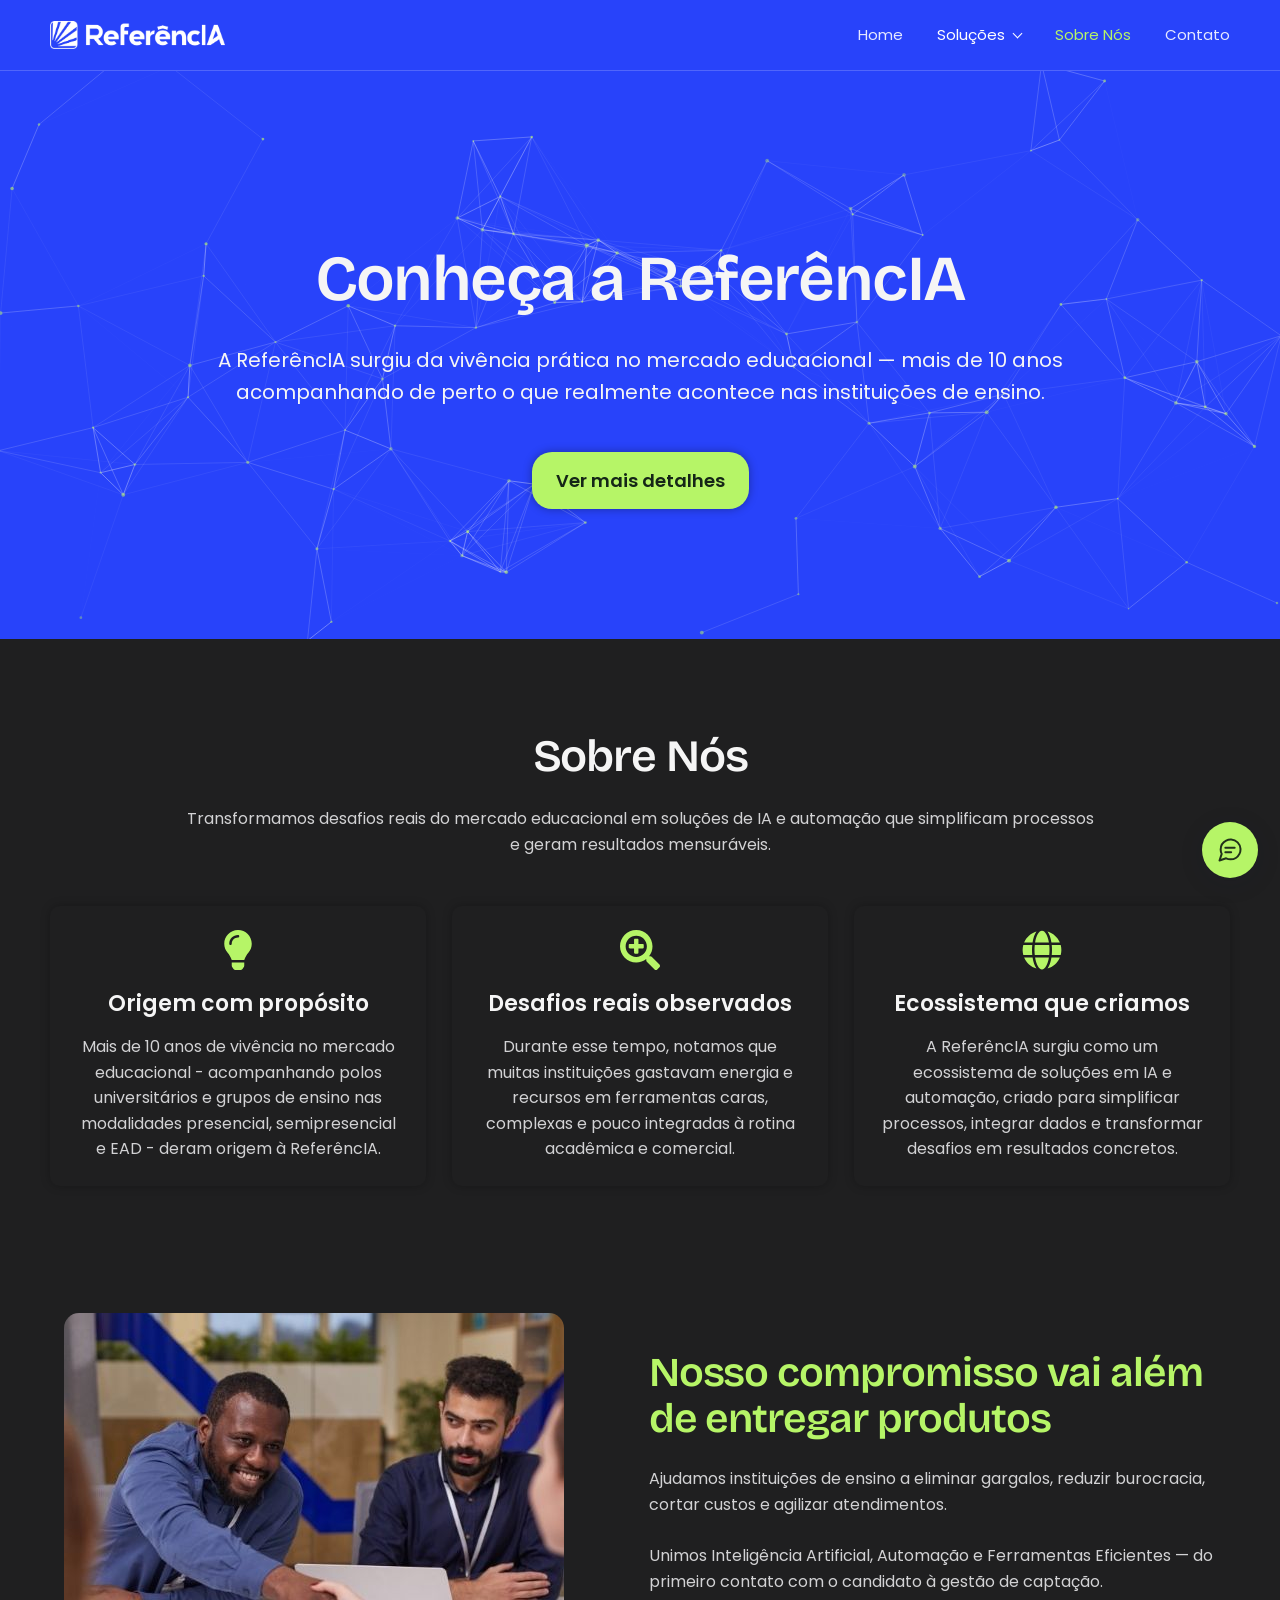
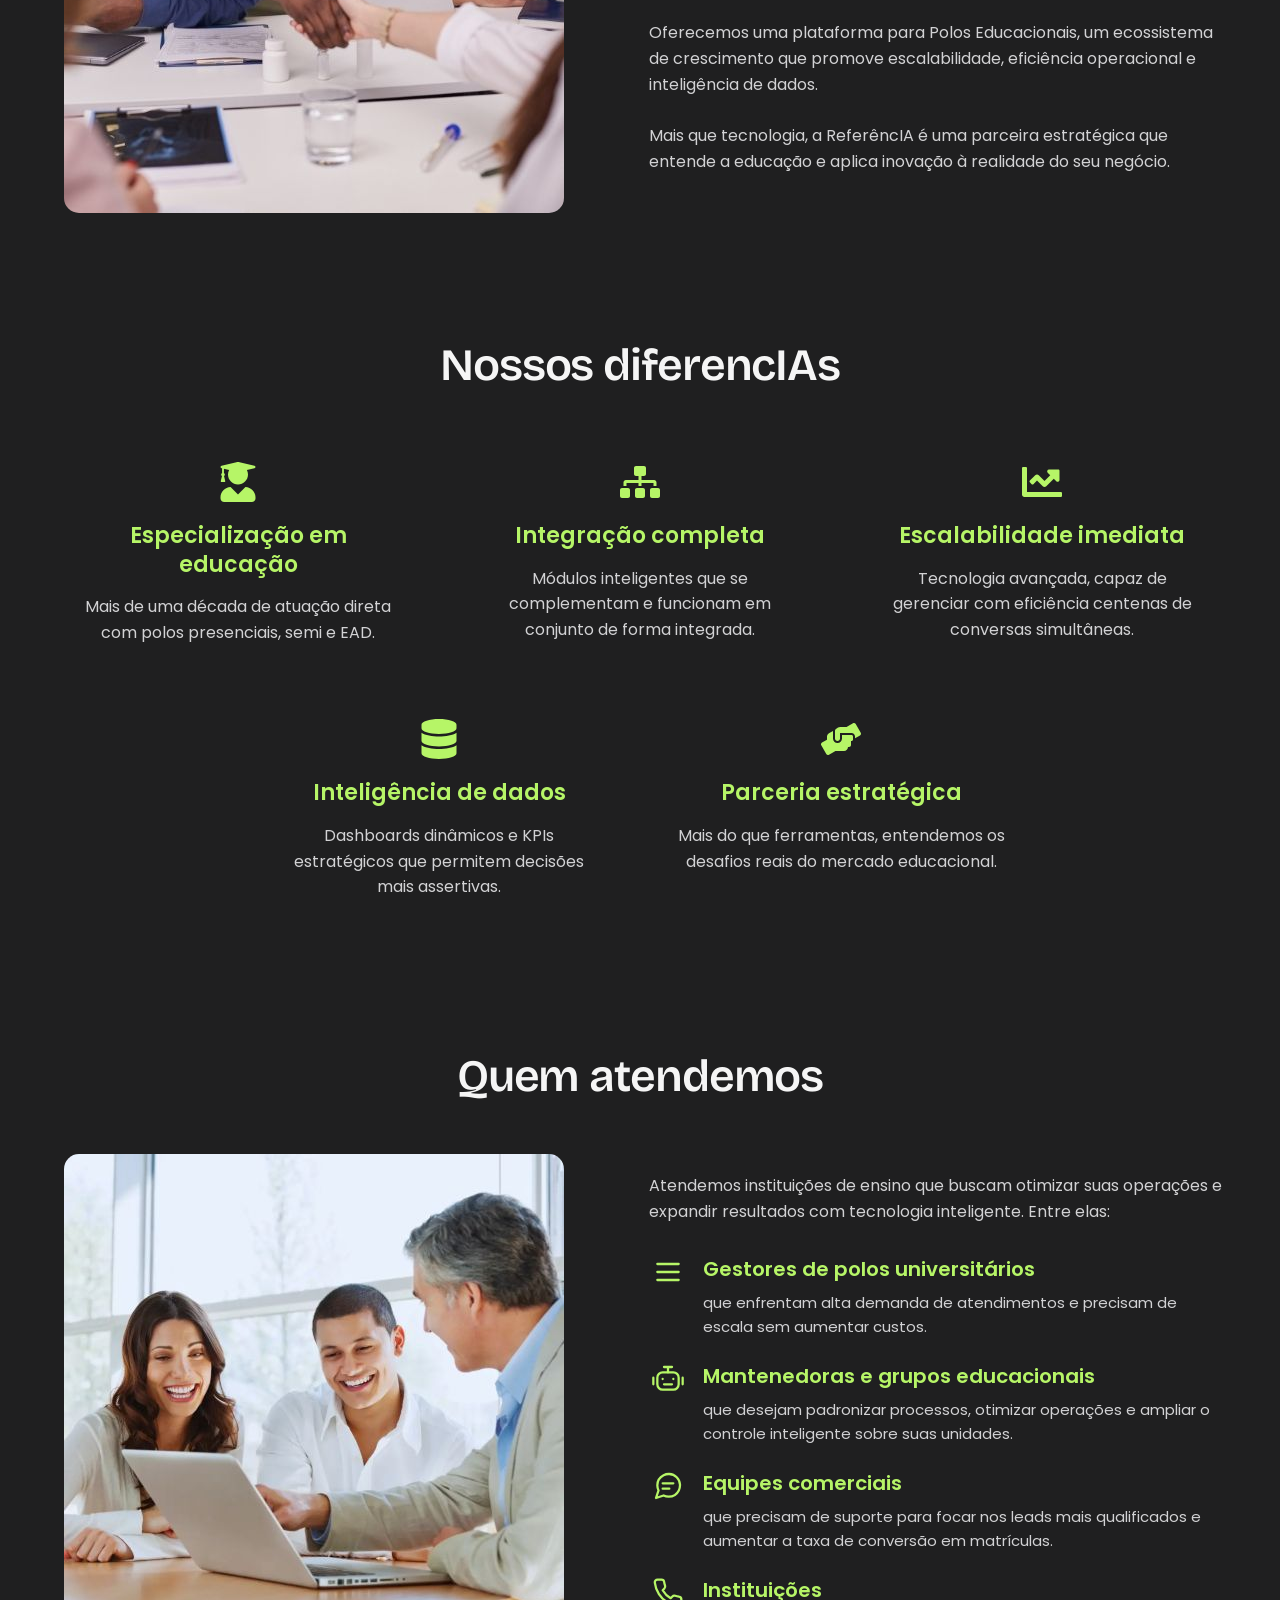
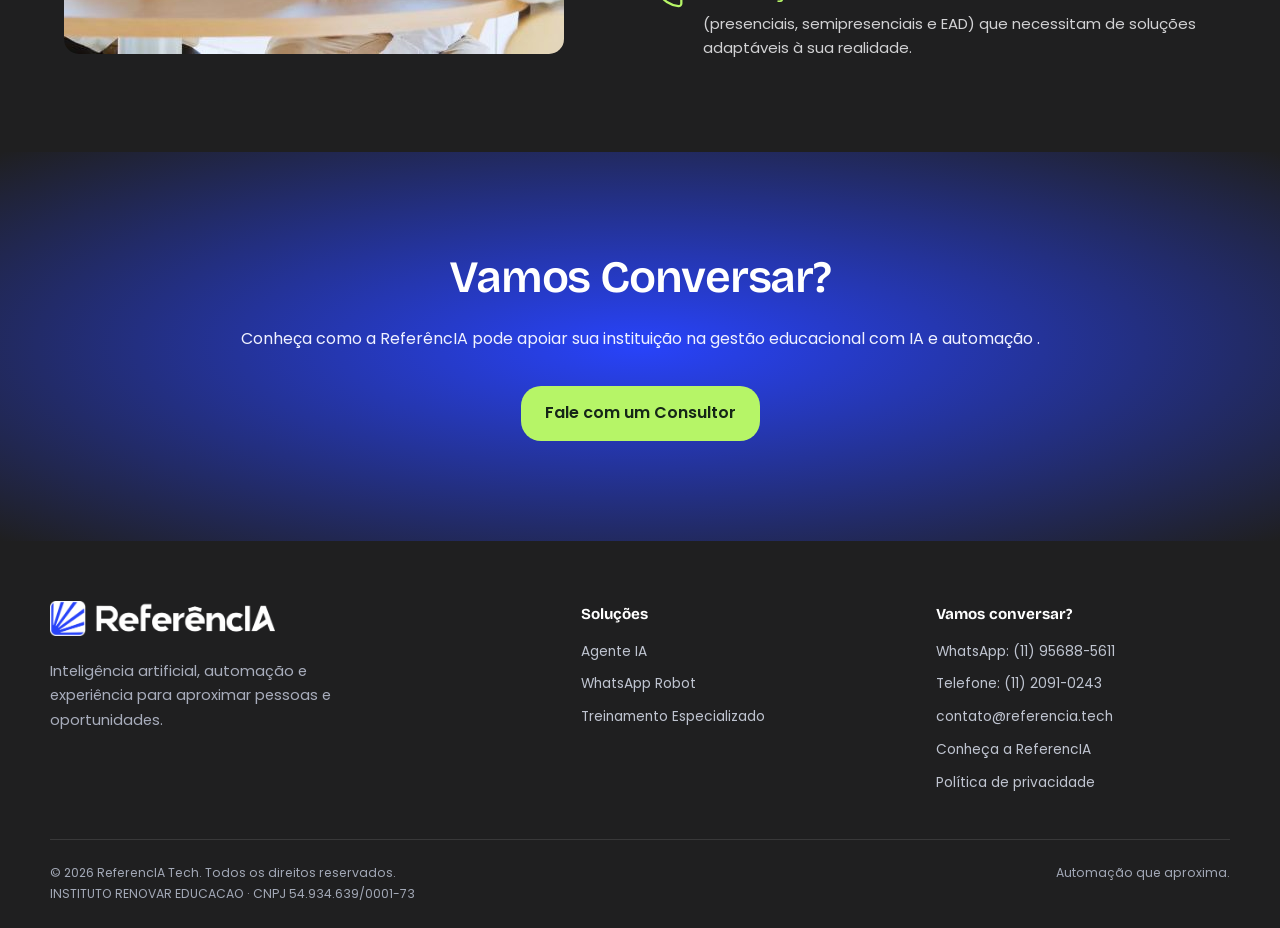
<file: sobre-nos/index.html>
<!doctype html>
<html lang="pt-BR"><head><meta charset="utf-8"><meta name="viewport" content="width=device-width, initial-scale=1"><title>Sobre Nós | ReferencIA Tech</title><meta name="description" content="Conheça a ReferencIA Tech: experiência no mercado educacional aplicada à inteligência artificial e automação."><meta name="theme-color" content="#2843fa"><meta name="robots" content="index, follow"><link rel="canonical" href="https://referencia.tech/sobre-nos/"><meta property="og:type" content="website"><meta property="og:locale" content="pt_BR"><meta property="og:site_name" content="ReferencIA Tech"><meta property="og:title" content="Sobre nós | ReferencIA Tech"><meta property="og:description" content="Conheça a ReferencIA Tech: experiência no mercado educacional aplicada à inteligência artificial e automação."><meta property="og:url" content="https://referencia.tech/sobre-nos/"><meta property="og:image" content="https://referencia.tech/wp-content/uploads/2025/11/Diferenciais-6.jpg"><meta name="twitter:card" content="summary_large_image"><link rel="icon" type="image/png" href="../assets/favicon.png"><link rel="preload" href="../assets/brand.woff2" as="font" type="font/woff2" crossorigin><link rel="stylesheet" href="../assets/site.css?v=20260930-10"><script defer src="../assets/background.js?v=20260929-8"></script><script defer src="../assets/site.js?v=20260929-4"></script><script type="application/ld+json">{"@context": "https://schema.org", "@type": "Organization", "name": "ReferencIA Tech", "legalName": "INSTITUTO RENOVAR EDUCACAO", "url": "https://referencia.tech/", "email": "contato@referencia.tech", "telephone": "+5511956885611"}</script><noscript><style>.menu-toggle{display:none}@media(max-width:720px){.nav-wrap{height:auto;flex-wrap:wrap;padding-block:20px}.nav-links{display:flex;position:static;padding:0;box-shadow:none;background:transparent;width:100%}}[data-contact-form]{display:none}</style></noscript></head><body class="reference-page"><a href="#conteudo" class="skip-link">Pular para o conteúdo</a>
<header class="header"><div class="container nav-wrap"><a class="brand" href="../" aria-label="ReferencIA Tech — página inicial"><img src="../assets/logo.png?v=20260929-4" width="1024" height="161" alt="ReferencIA"></a>
<button class="menu-toggle" data-menu-toggle aria-expanded="false" aria-controls="menu-principal" aria-label="Abrir menu"><svg class="icon" viewBox="0 0 24 24" aria-hidden="true"><path d="M4 6h16M4 12h16M4 18h16"/></svg></button>
<nav class="nav-links" id="menu-principal" data-menu aria-label="Navegação principal"><a href="../">Home</a><details class="nav-solutions"><summary>Soluções</summary><div class="nav-solutions-panel"><a href="../solucoes/">Todas as soluções</a><a href="../agente-ia/">Agente IA</a><a href="../whatsapp-robot/">WhatsApp Robot</a><a href="../treinamento-especializado/">Treinamento Especializado</a></div></details><a href="../sobre-nos/" aria-current="page">Sobre Nós</a><a href="../contato/">Contato</a></nav></div></header><main id="conteudo">
<section class="reference-hero"><div id="hero-particles" class="hero-particles" data-particles aria-hidden="true"></div><div class="container"><h1>Conheça a ReferêncIA</h1><p class="reference-lead">A ReferêncIA surgiu da vivência prática no mercado educacional — mais de 10 anos acompanhando de perto o que realmente acontece nas instituições de ensino.</p><a class="button lime" href="#sobre">Ver mais detalhes</a></div></section><section class="section reference-section reference-dark" id="sobre"><div class="container"><div class="reference-heading"><h2>Sobre Nós</h2><p class="">Transformamos desafios reais do mercado educacional em soluções de IA e automação que simplificam processos e geram resultados mensuráveis.</p></div><div class="reference-grid "><article class="reference-feature "><span class="reference-icon"><svg aria-hidden="true" class="icon original-icon" viewbox="0 0 352 512" xmlns="http://www.w3.org/2000/svg" focusable="false"><path d="M96.06 454.35c.01 6.29 1.87 12.45 5.36 17.69l17.09 25.69a31.99 31.99 0 0 0 26.64 14.28h61.71a31.99 31.99 0 0 0 26.64-14.28l17.09-25.69a31.989 31.989 0 0 0 5.36-17.69l.04-38.35H96.01l.05 38.35zM0 176c0 44.37 16.45 84.85 43.56 115.78 16.52 18.85 42.36 58.23 52.21 91.45.04.26.07.52.11.78h160.24c.04-.26.07-.51.11-.78 9.85-33.22 35.69-72.6 52.21-91.45C335.55 260.85 352 220.37 352 176 352 78.61 272.91-.3 175.45 0 73.44.31 0 82.97 0 176zm176-80c-44.11 0-80 35.89-80 80 0 8.84-7.16 16-16 16s-16-7.16-16-16c0-61.76 50.24-112 112-112 8.84 0 16 7.16 16 16s-7.16 16-16 16z"></path></svg></span><h3>Origem com propósito</h3><p>Mais de 10 anos de vivência no mercado educacional - acompanhando polos universitários e grupos de ensino nas modalidades presencial, semipresencial e EAD - deram origem à ReferêncIA.</p></article><article class="reference-feature "><span class="reference-icon"><svg aria-hidden="true" class="icon original-icon" viewbox="0 0 512 512" xmlns="http://www.w3.org/2000/svg" focusable="false"><path d="M304 192v32c0 6.6-5.4 12-12 12h-56v56c0 6.6-5.4 12-12 12h-32c-6.6 0-12-5.4-12-12v-56h-56c-6.6 0-12-5.4-12-12v-32c0-6.6 5.4-12 12-12h56v-56c0-6.6 5.4-12 12-12h32c6.6 0 12 5.4 12 12v56h56c6.6 0 12 5.4 12 12zm201 284.7L476.7 505c-9.4 9.4-24.6 9.4-33.9 0L343 405.3c-4.5-4.5-7-10.6-7-17V372c-35.3 27.6-79.7 44-128 44C93.1 416 0 322.9 0 208S93.1 0 208 0s208 93.1 208 208c0 48.3-16.4 92.7-44 128h16.3c6.4 0 12.5 2.5 17 7l99.7 99.7c9.3 9.4 9.3 24.6 0 34zM344 208c0-75.2-60.8-136-136-136S72 132.8 72 208s60.8 136 136 136 136-60.8 136-136z"></path></svg></span><h3>Desafios reais observados</h3><p>Durante esse tempo, notamos que muitas instituições gastavam energia e recursos em ferramentas caras, complexas e pouco integradas à rotina acadêmica e comercial.</p></article><article class="reference-feature "><span class="reference-icon"><svg aria-hidden="true" class="icon original-icon" viewbox="0 0 496 512" xmlns="http://www.w3.org/2000/svg" focusable="false"><path d="M336.5 160C322 70.7 287.8 8 248 8s-74 62.7-88.5 152h177zM152 256c0 22.2 1.2 43.5 3.3 64h185.3c2.1-20.5 3.3-41.8 3.3-64s-1.2-43.5-3.3-64H155.3c-2.1 20.5-3.3 41.8-3.3 64zm324.7-96c-28.6-67.9-86.5-120.4-158-141.6 24.4 33.8 41.2 84.7 50 141.6h108zM177.2 18.4C105.8 39.6 47.8 92.1 19.3 160h108c8.7-56.9 25.5-107.8 49.9-141.6zM487.4 192H372.7c2.1 21 3.3 42.5 3.3 64s-1.2 43-3.3 64h114.6c5.5-20.5 8.6-41.8 8.6-64s-3.1-43.5-8.5-64zM120 256c0-21.5 1.2-43 3.3-64H8.6C3.2 212.5 0 233.8 0 256s3.2 43.5 8.6 64h114.6c-2-21-3.2-42.5-3.2-64zm39.5 96c14.5 89.3 48.7 152 88.5 152s74-62.7 88.5-152h-177zm159.3 141.6c71.4-21.2 129.4-73.7 158-141.6h-108c-8.8 56.9-25.6 107.8-50 141.6zM19.3 352c28.6 67.9 86.5 120.4 158 141.6-24.4-33.8-41.2-84.7-50-141.6h-108z"></path></svg></span><h3>Ecossistema que criamos</h3><p>A ReferêncIA surgiu como um ecossistema de soluções em IA e automação, criado para simplificar processos, integrar dados e transformar desafios em resultados concretos.</p></article></div></div></section><section class="section reference-section reference-dark" id="compromisso"><div class="container"><div class="about-layout"><div class="about-image"><img class="" src="../assets/reference/Diferenciais-30.jpg" alt="Parceria e atendimento no mercado educacional" width="500" height="500" loading="lazy"></div><div class="about-copy"><h2>Nosso compromisso vai além de entregar produtos</h2><p class="">Ajudamos instituições de ensino a eliminar gargalos, reduzir burocracia, cortar custos e agilizar atendimentos.</p><p class="">Unimos Inteligência Artificial, Automação e Ferramentas Eficientes — do primeiro contato com o candidato à gestão de captação.</p><p class="">Oferecemos uma plataforma para Polos Educacionais, um ecossistema de crescimento que promove escalabilidade, eficiência operacional e inteligência de dados.</p><p class="">Mais que tecnologia, a ReferêncIA é uma parceira estratégica que entende a educação e aplica inovação à realidade do seu negócio.</p></div></div></div></section><section class="section reference-section reference-dark" id="diferenciais"><div class="container"><div class="reference-heading"><h2>Nossos diferencIAs</h2></div><div class="reference-grid five"><article class="reference-feature "><span class="reference-icon"><svg aria-hidden="true" class="icon original-icon" viewbox="0 0 448 512" xmlns="http://www.w3.org/2000/svg" focusable="false"><path d="M319.4 320.6L224 416l-95.4-95.4C57.1 323.7 0 382.2 0 454.4v9.6c0 26.5 21.5 48 48 48h352c26.5 0 48-21.5 48-48v-9.6c0-72.2-57.1-130.7-128.6-133.8zM13.6 79.8l6.4 1.5v58.4c-7 4.2-12 11.5-12 20.3 0 8.4 4.6 15.4 11.1 19.7L3.5 242c-1.7 6.9 2.1 14 7.6 14h41.8c5.5 0 9.3-7.1 7.6-14l-15.6-62.3C51.4 175.4 56 168.4 56 160c0-8.8-5-16.1-12-20.3V87.1l66 15.9c-8.6 17.2-14 36.4-14 57 0 70.7 57.3 128 128 128s128-57.3 128-128c0-20.6-5.3-39.8-14-57l96.3-23.2c18.2-4.4 18.2-27.1 0-31.5l-190.4-46c-13-3.1-26.7-3.1-39.7 0L13.6 48.2c-18.1 4.4-18.1 27.2 0 31.6z"></path></svg></span><h3>Especialização em educação</h3><p>Mais de uma década de atuação direta com polos presenciais, semi e EAD.</p></article><article class="reference-feature "><span class="reference-icon"><svg aria-hidden="true" class="icon original-icon" viewbox="0 0 640 512" xmlns="http://www.w3.org/2000/svg" focusable="false"><path d="M128 352H32c-17.67 0-32 14.33-32 32v96c0 17.67 14.33 32 32 32h96c17.67 0 32-14.33 32-32v-96c0-17.67-14.33-32-32-32zm-24-80h192v48h48v-48h192v48h48v-57.59c0-21.17-17.23-38.41-38.41-38.41H344v-64h40c17.67 0 32-14.33 32-32V32c0-17.67-14.33-32-32-32H256c-17.67 0-32 14.33-32 32v96c0 17.67 14.33 32 32 32h40v64H94.41C73.23 224 56 241.23 56 262.41V320h48v-48zm264 80h-96c-17.67 0-32 14.33-32 32v96c0 17.67 14.33 32 32 32h96c17.67 0 32-14.33 32-32v-96c0-17.67-14.33-32-32-32zm240 0h-96c-17.67 0-32 14.33-32 32v96c0 17.67 14.33 32 32 32h96c17.67 0 32-14.33 32-32v-96c0-17.67-14.33-32-32-32z"></path></svg></span><h3>Integração completa</h3><p>Módulos inteligentes que se complementam e funcionam em conjunto de forma integrada.</p></article><article class="reference-feature "><span class="reference-icon"><svg aria-hidden="true" class="icon original-icon" viewbox="0 0 512 512" xmlns="http://www.w3.org/2000/svg" focusable="false"><path d="M496 384H64V80c0-8.84-7.16-16-16-16H16C7.16 64 0 71.16 0 80v336c0 17.67 14.33 32 32 32h464c8.84 0 16-7.16 16-16v-32c0-8.84-7.16-16-16-16zM464 96H345.94c-21.38 0-32.09 25.85-16.97 40.97l32.4 32.4L288 242.75l-73.37-73.37c-12.5-12.5-32.76-12.5-45.25 0l-68.69 68.69c-6.25 6.25-6.25 16.38 0 22.63l22.62 22.62c6.25 6.25 16.38 6.25 22.63 0L192 237.25l73.37 73.37c12.5 12.5 32.76 12.5 45.25 0l96-96 32.4 32.4c15.12 15.12 40.97 4.41 40.97-16.97V112c.01-8.84-7.15-16-15.99-16z"></path></svg></span><h3>Escalabilidade imediata</h3><p>Tecnologia avançada, capaz de gerenciar com eficiência centenas de conversas simultâneas.</p></article><article class="reference-feature "><span class="reference-icon"><svg aria-hidden="true" class="icon original-icon" viewbox="0 0 448 512" xmlns="http://www.w3.org/2000/svg" focusable="false"><path d="M448 73.143v45.714C448 159.143 347.667 192 224 192S0 159.143 0 118.857V73.143C0 32.857 100.333 0 224 0s224 32.857 224 73.143zM448 176v102.857C448 319.143 347.667 352 224 352S0 319.143 0 278.857V176c48.125 33.143 136.208 48.572 224 48.572S399.874 209.143 448 176zm0 160v102.857C448 479.143 347.667 512 224 512S0 479.143 0 438.857V336c48.125 33.143 136.208 48.572 224 48.572S399.874 369.143 448 336z"></path></svg></span><h3>Inteligência de dados</h3><p>Dashboards dinâmicos e KPIs estratégicos que permitem decisões mais assertivas.</p></article><article class="reference-feature "><span class="reference-icon"><svg aria-hidden="true" class="icon original-icon" viewbox="0 0 640 512" xmlns="http://www.w3.org/2000/svg" focusable="false"><path d="M488 192H336v56c0 39.7-32.3 72-72 72s-72-32.3-72-72V126.4l-64.9 39C107.8 176.9 96 197.8 96 220.2v47.3l-80 46.2C.7 322.5-4.6 342.1 4.3 357.4l80 138.6c8.8 15.3 28.4 20.5 43.7 11.7L231.4 448H368c35.3 0 64-28.7 64-64h16c17.7 0 32-14.3 32-32v-64h8c13.3 0 24-10.7 24-24v-48c0-13.3-10.7-24-24-24zm147.7-37.4L555.7 16C546.9.7 527.3-4.5 512 4.3L408.6 64H306.4c-12 0-23.7 3.4-33.9 9.7L239 94.6c-9.4 5.8-15 16.1-15 27.1V248c0 22.1 17.9 40 40 40s40-17.9 40-40v-88h184c30.9 0 56 25.1 56 56v28.5l80-46.2c15.3-8.9 20.5-28.4 11.7-43.7z"></path></svg></span><h3>Parceria estratégica</h3><p>Mais do que ferramentas, entendemos os desafios reais do mercado educacional.</p></article></div></div></section><section class="section reference-section reference-dark" id="quem-atendemos"><div class="container"><div class="reference-heading"><h2>Quem atendemos</h2></div><div class="about-layout"><div class="about-image"><img class="" src="../assets/reference/sobre-.jpg" alt="Profissionais do mercado educacional" width="500" height="500" loading="lazy"></div><div class="about-copy"><p class="">Atendemos instituições de ensino que buscam otimizar suas operações e expandir resultados com tecnologia inteligente. Entre elas:</p><div class="reference-grid compact"><article class="reference-feature "><span class="reference-icon"><svg class="icon" viewBox="0 0 24 24" aria-hidden="true"><path d="M4 6h16M4 12h16M4 18h16"/></svg></span><h3>Gestores de polos universitários</h3><p>que enfrentam alta demanda de atendimentos e precisam de escala sem aumentar custos.</p></article><article class="reference-feature "><span class="reference-icon"><svg class="icon" viewBox="0 0 24 24" aria-hidden="true"><rect x="4" y="7" width="16" height="13" rx="4"/><path d="M12 7V3m-3 0h6M1 11v5m22-5v5M8 12h.01M16 12h.01M9 16h6"/></svg></span><h3>Mantenedoras e grupos educacionais</h3><p>que desejam padronizar processos, otimizar operações e ampliar o controle inteligente sobre suas unidades.</p></article><article class="reference-feature "><span class="reference-icon"><svg class="icon" viewBox="0 0 24 24" aria-hidden="true"><path d="M21 11.5a8.4 8.4 0 0 1-.9 3.8 8.5 8.5 0 0 1-7.6 4.7 8.4 8.4 0 0 1-3.8-.9L3 21l1.9-5.7a8.4 8.4 0 0 1-.9-3.8 8.5 8.5 0 0 1 4.7-7.6 8.4 8.4 0 0 1 3.8-.9h.5a8.5 8.5 0 0 1 8 8v.5Z"/><path d="M8 10h8m-8 4h5"/></svg></span><h3>Equipes comerciais</h3><p>que precisam de suporte para focar nos leads mais qualificados e aumentar a taxa de conversão em matrículas.</p></article><article class="reference-feature "><span class="reference-icon"><svg class="icon" viewBox="0 0 24 24" aria-hidden="true"><path d="M22 16.9v3a2 2 0 0 1-2.2 2 19.8 19.8 0 0 1-8.6-3.1 19.5 19.5 0 0 1-6-6A19.8 19.8 0 0 1 2.1 4.2 2 2 0 0 1 4.1 2h3a2 2 0 0 1 2 1.7 12.8 12.8 0 0 0 .7 2.8 2 2 0 0 1-.5 2.1L8 9.9a16 16 0 0 0 6 6l1.3-1.3a2 2 0 0 1 2.1-.5 12.8 12.8 0 0 0 2.8.7 2 2 0 0 1 1.8 2.1Z"/></svg></span><h3>Instituições</h3><p>(presenciais, semipresenciais e EAD) que necessitam de soluções adaptáveis à sua realidade.</p></article></div></div></div></div></section><section class="section reference-section reference-cta" id="conversar"><div class="container"><div class="reference-heading"><h2>Vamos Conversar?</h2><p class="">Conheça como a ReferêncIA pode apoiar sua instituição na gestão educacional com IA e automação .</p><a class="button lime" href="../contato/#contato">Fale com um Consultor</a></div></div></section>
</main><footer class="footer"><div class="container"><div class="footer-top"><div class="footer-about"><a class="brand" href="../" aria-label="ReferencIA Tech — início"><img src="../assets/logo.png?v=20260929-4" width="1024" height="161" alt="ReferencIA"></a><p>Inteligência artificial, automação e experiência para aproximar pessoas e oportunidades.</p></div><div><h3>Soluções</h3><div class="footer-links"><a href="../agente-ia/">Agente IA</a><a href="../whatsapp-robot/">WhatsApp Robot</a><a href="../treinamento-especializado/">Treinamento Especializado</a></div></div><div><h3>Vamos conversar?</h3><div class="footer-links"><a href="https://wa.me/5511956885611?text=Ol%C3%A1%21%20Quero%20conhecer%20as%20solu%C3%A7%C3%B5es%20da%20ReferencIA%20Tech." target="_blank" rel="noopener noreferrer">WhatsApp: (11) 95688-5611</a><a href="tel:+551120910243">Telefone: (11) 2091-0243</a><a href="mailto:contato@referencia.tech">contato@referencia.tech</a><a href="../sobre-nos/">Conheça a ReferencIA</a><a href="../politica-de-privacidade/">Política de privacidade</a></div></div></div><div class="footer-legal"><p>© 2026 ReferencIA Tech. Todos os direitos reservados.<br>INSTITUTO RENOVAR EDUCACAO · CNPJ 54.934.639/0001-73</p><span>Automação que aproxima.</span></div></div></footer><a class="whatsapp-float" href="https://wa.me/5511956885611?text=Ol%C3%A1%21%20Quero%20conhecer%20as%20solu%C3%A7%C3%B5es%20da%20ReferencIA%20Tech." target="_blank" rel="noopener noreferrer" aria-label="Conversar com a ReferencIA pelo WhatsApp"><svg class="icon" viewBox="0 0 24 24" aria-hidden="true"><path d="M21 11.5a8.4 8.4 0 0 1-.9 3.8 8.5 8.5 0 0 1-7.6 4.7 8.4 8.4 0 0 1-3.8-.9L3 21l1.9-5.7a8.4 8.4 0 0 1-.9-3.8 8.5 8.5 0 0 1 4.7-7.6 8.4 8.4 0 0 1 3.8-.9h.5a8.5 8.5 0 0 1 8 8v.5Z"/><path d="M8 10h8m-8 4h5"/></svg></a></body></html>
</file>
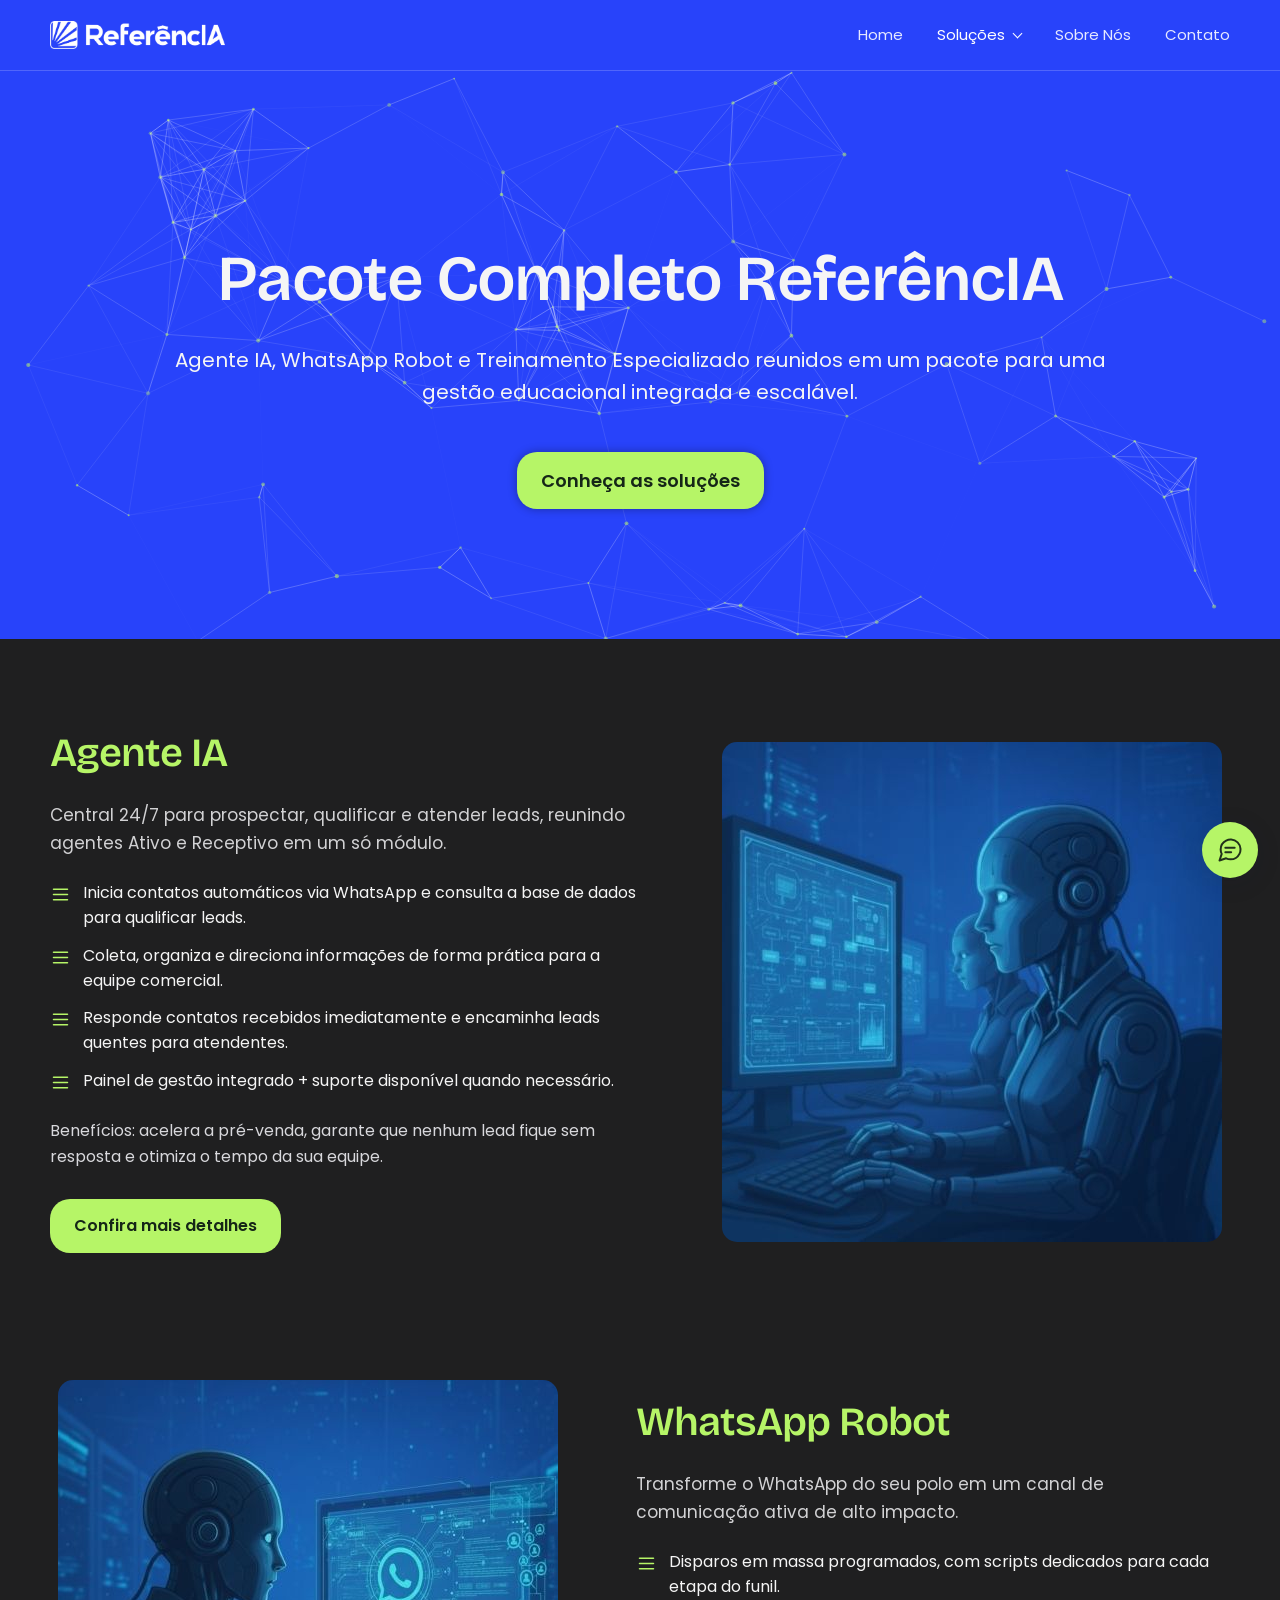
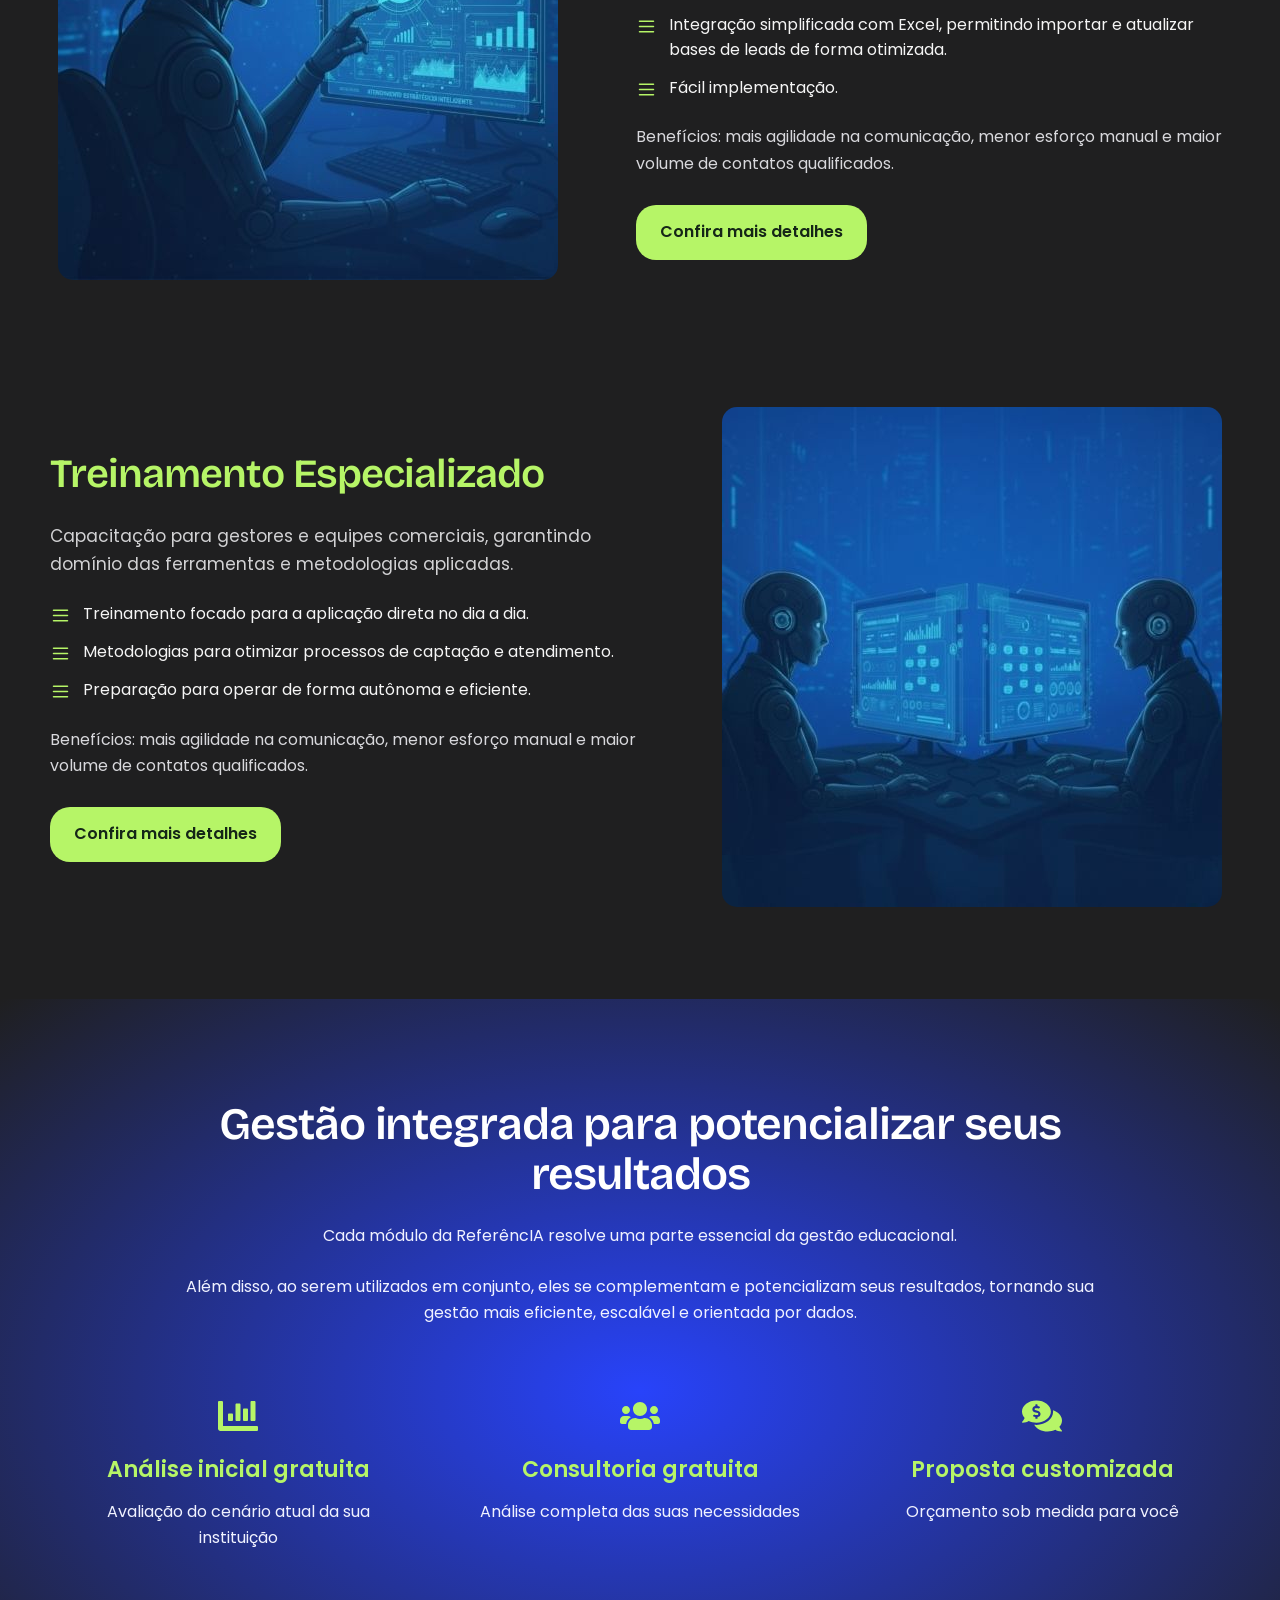
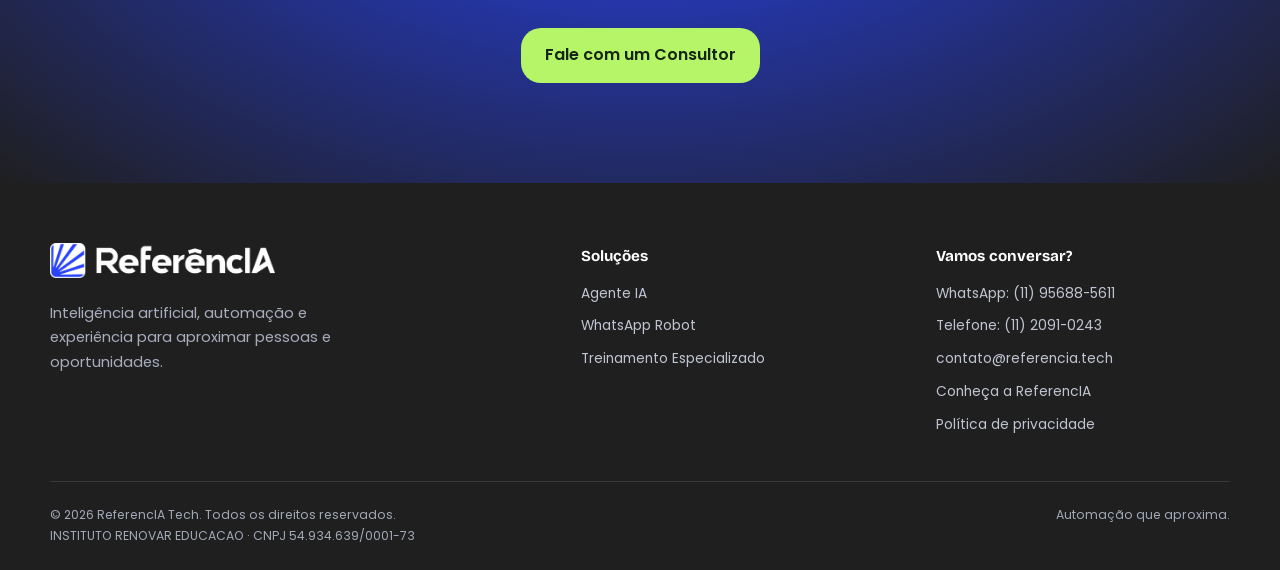
<file: solucao-completa/index.html>
<!doctype html>
<html lang="pt-BR"><head><meta charset="utf-8"><meta name="viewport" content="width=device-width, initial-scale=1"><title>Pacote Completo ReferêncIA | ReferencIA Tech</title><meta name="description" content="Combine Agente IA, WhatsApp Robot e Treinamento Especializado para qualificar leads, automatizar o atendimento e capacitar sua equipe."><meta name="theme-color" content="#2843fa"><meta name="robots" content="index, follow"><link rel="canonical" href="https://referencia.tech/solucao-completa/"><meta property="og:type" content="website"><meta property="og:locale" content="pt_BR"><meta property="og:site_name" content="ReferencIA Tech"><meta property="og:title" content="Solução Completa | ReferencIA Tech"><meta property="og:description" content="Combine Agente IA, WhatsApp Robot e Treinamento Especializado para qualificar leads, automatizar o atendimento e capacitar sua equipe."><meta property="og:url" content="https://referencia.tech/solucao-completa/"><meta property="og:image" content="https://referencia.tech/wp-content/uploads/2025/11/Diferenciais-6.jpg"><meta name="twitter:card" content="summary_large_image"><link rel="icon" type="image/png" href="../assets/favicon.png"><link rel="preload" href="../assets/brand.woff2" as="font" type="font/woff2" crossorigin><link rel="stylesheet" href="../assets/site.css?v=20260930-10"><script defer src="../assets/background.js?v=20260929-8"></script><script defer src="../assets/site.js?v=20260929-4"></script><script type="application/ld+json">{"@context": "https://schema.org", "@type": "Organization", "name": "ReferencIA Tech", "legalName": "INSTITUTO RENOVAR EDUCACAO", "url": "https://referencia.tech/", "email": "contato@referencia.tech", "telephone": "+5511956885611"}</script><noscript><style>.menu-toggle{display:none}@media(max-width:720px){.nav-wrap{height:auto;flex-wrap:wrap;padding-block:20px}.nav-links{display:flex;position:static;padding:0;box-shadow:none;background:transparent;width:100%}}[data-contact-form]{display:none}</style></noscript></head><body class="reference-page"><a href="#conteudo" class="skip-link">Pular para o conteúdo</a>
<header class="header"><div class="container nav-wrap"><a class="brand" href="../" aria-label="ReferencIA Tech — página inicial"><img src="../assets/logo.png?v=20260929-4" width="1024" height="161" alt="ReferencIA"></a>
<button class="menu-toggle" data-menu-toggle aria-expanded="false" aria-controls="menu-principal" aria-label="Abrir menu"><svg class="icon" viewBox="0 0 24 24" aria-hidden="true"><path d="M4 6h16M4 12h16M4 18h16"/></svg></button>
<nav class="nav-links" id="menu-principal" data-menu aria-label="Navegação principal"><a href="../">Home</a><details class="nav-solutions"><summary>Soluções</summary><div class="nav-solutions-panel"><a href="../solucoes/">Todas as soluções</a><a href="../agente-ia/">Agente IA</a><a href="../whatsapp-robot/">WhatsApp Robot</a><a href="../treinamento-especializado/">Treinamento Especializado</a></div></details><a href="../sobre-nos/">Sobre Nós</a><a href="../contato/">Contato</a></nav></div></header><main id="conteudo">
<section class="reference-hero"><div id="hero-particles" class="hero-particles" data-particles aria-hidden="true"></div><div class="container"><h1>Pacote Completo ReferêncIA</h1><p class="reference-lead">Agente IA, WhatsApp Robot e Treinamento Especializado reunidos em um pacote para uma gestão educacional integrada e escalável.</p><a class="button lime" href="#solucoes">Conheça as soluções</a></div></section><section class="section reference-section reference-dark catalog-section" id="solucoes"><div class="container"><div class="catalog-layout "><div class="catalog-copy"><h2>Agente IA</h2><p class="">Central 24/7 para prospectar, qualificar e atender leads, reunindo agentes Ativo e Receptivo em um só módulo.</p><ul class="reference-checklist"><li><svg class="icon" viewBox="0 0 24 24" aria-hidden="true"><path d="M4 6h16M4 12h16M4 18h16"/></svg><span>Inicia contatos automáticos via WhatsApp e consulta a base de dados para qualificar leads.</span></li><li><svg class="icon" viewBox="0 0 24 24" aria-hidden="true"><path d="M4 6h16M4 12h16M4 18h16"/></svg><span>Coleta, organiza e direciona informações de forma prática para a equipe comercial.</span></li><li><svg class="icon" viewBox="0 0 24 24" aria-hidden="true"><path d="M4 6h16M4 12h16M4 18h16"/></svg><span>Responde contatos recebidos imediatamente e encaminha leads quentes para atendentes.</span></li><li><svg class="icon" viewBox="0 0 24 24" aria-hidden="true"><path d="M4 6h16M4 12h16M4 18h16"/></svg><span>Painel de gestão integrado + suporte disponível quando necessário.</span></li></ul><p class="catalog-benefits">Benefícios: acelera a pré-venda, garante que nenhum lead fique sem resposta e otimiza o tempo da sua equipe.</p><a class="button lime" href="../agente-ia/#detalhes">Confira mais detalhes</a></div><div class="catalog-image"><img class="" src="../assets/reference/42.jpg" alt="Agente IA — imagem original da solução" width="500" height="500" loading="lazy"></div></div></div></section><section class="section reference-section reference-dark catalog-section" id="whatsapp-robot"><div class="container"><div class="catalog-layout reverse"><div class="catalog-copy"><h2>WhatsApp Robot</h2><p class="">Transforme o WhatsApp do seu polo em um canal de comunicação ativa de alto impacto.</p><ul class="reference-checklist"><li><svg class="icon" viewBox="0 0 24 24" aria-hidden="true"><path d="M4 6h16M4 12h16M4 18h16"/></svg><span>Disparos em massa programados, com scripts dedicados para cada etapa do funil.</span></li><li><svg class="icon" viewBox="0 0 24 24" aria-hidden="true"><path d="M4 6h16M4 12h16M4 18h16"/></svg><span>Integração simplificada com Excel, permitindo importar e atualizar bases de leads de forma otimizada.</span></li><li><svg class="icon" viewBox="0 0 24 24" aria-hidden="true"><path d="M4 6h16M4 12h16M4 18h16"/></svg><span>Fácil implementação.</span></li></ul><p class="catalog-benefits">Benefícios: mais agilidade na comunicação, menor esforço manual e maior volume de contatos qualificados.</p><a class="button lime" href="../whatsapp-robot/#detalhes">Confira mais detalhes</a></div><div class="catalog-image"><img class="" src="../assets/reference/43.jpg" alt="WhatsApp Robot — imagem original da solução" width="500" height="500" loading="lazy"></div></div></div></section><section class="section reference-section reference-dark catalog-section" id="treinamento-especializado"><div class="container"><div class="catalog-layout "><div class="catalog-copy"><h2>Treinamento Especializado</h2><p class="">Capacitação para gestores e equipes comerciais, garantindo domínio das ferramentas e metodologias aplicadas.</p><ul class="reference-checklist"><li><svg class="icon" viewBox="0 0 24 24" aria-hidden="true"><path d="M4 6h16M4 12h16M4 18h16"/></svg><span>Treinamento focado para a aplicação direta no dia a dia.</span></li><li><svg class="icon" viewBox="0 0 24 24" aria-hidden="true"><path d="M4 6h16M4 12h16M4 18h16"/></svg><span>Metodologias para otimizar processos de captação e atendimento.</span></li><li><svg class="icon" viewBox="0 0 24 24" aria-hidden="true"><path d="M4 6h16M4 12h16M4 18h16"/></svg><span>Preparação para operar de forma autônoma e eficiente.</span></li></ul><p class="catalog-benefits">Benefícios: mais agilidade na comunicação, menor esforço manual e maior volume de contatos qualificados.</p><a class="button lime" href="../treinamento-especializado/#detalhes">Confira mais detalhes</a></div><div class="catalog-image"><img class="" src="../assets/reference/44.jpg" alt="Treinamento Especializado — imagem original da solução" width="500" height="500" loading="lazy"></div></div></div></section><section class="section reference-section reference-cta" id="consultoria"><div class="container"><div class="reference-heading"><h2>Gestão integrada para potencializar seus resultados</h2><p class="">Cada módulo da ReferêncIA resolve uma parte essencial da gestão educacional.</p><p class="">Além disso, ao serem utilizados em conjunto, eles se complementam e potencializam seus resultados, tornando sua gestão mais eficiente, escalável e orientada por dados.</p></div><div class="reference-grid consult-grid"><article class="reference-feature "><span class="reference-icon"><svg aria-hidden="true" class="icon original-icon" viewbox="0 0 512 512" xmlns="http://www.w3.org/2000/svg" focusable="false"><path d="M332.8 320h38.4c6.4 0 12.8-6.4 12.8-12.8V172.8c0-6.4-6.4-12.8-12.8-12.8h-38.4c-6.4 0-12.8 6.4-12.8 12.8v134.4c0 6.4 6.4 12.8 12.8 12.8zm96 0h38.4c6.4 0 12.8-6.4 12.8-12.8V76.8c0-6.4-6.4-12.8-12.8-12.8h-38.4c-6.4 0-12.8 6.4-12.8 12.8v230.4c0 6.4 6.4 12.8 12.8 12.8zm-288 0h38.4c6.4 0 12.8-6.4 12.8-12.8v-70.4c0-6.4-6.4-12.8-12.8-12.8h-38.4c-6.4 0-12.8 6.4-12.8 12.8v70.4c0 6.4 6.4 12.8 12.8 12.8zm96 0h38.4c6.4 0 12.8-6.4 12.8-12.8V108.8c0-6.4-6.4-12.8-12.8-12.8h-38.4c-6.4 0-12.8 6.4-12.8 12.8v198.4c0 6.4 6.4 12.8 12.8 12.8zM496 384H64V80c0-8.84-7.16-16-16-16H16C7.16 64 0 71.16 0 80v336c0 17.67 14.33 32 32 32h464c8.84 0 16-7.16 16-16v-32c0-8.84-7.16-16-16-16z"></path></svg></span><h3>Análise inicial gratuita</h3><p>Avaliação do cenário atual da sua instituição</p></article><article class="reference-feature "><span class="reference-icon"><svg aria-hidden="true" class="icon original-icon" viewbox="0 0 640 512" xmlns="http://www.w3.org/2000/svg" focusable="false"><path d="M96 224c35.3 0 64-28.7 64-64s-28.7-64-64-64-64 28.7-64 64 28.7 64 64 64zm448 0c35.3 0 64-28.7 64-64s-28.7-64-64-64-64 28.7-64 64 28.7 64 64 64zm32 32h-64c-17.6 0-33.5 7.1-45.1 18.6 40.3 22.1 68.9 62 75.1 109.4h66c17.7 0 32-14.3 32-32v-32c0-35.3-28.7-64-64-64zm-256 0c61.9 0 112-50.1 112-112S381.9 32 320 32 208 82.1 208 144s50.1 112 112 112zm76.8 32h-8.3c-20.8 10-43.9 16-68.5 16s-47.6-6-68.5-16h-8.3C179.6 288 128 339.6 128 403.2V432c0 26.5 21.5 48 48 48h288c26.5 0 48-21.5 48-48v-28.8c0-63.6-51.6-115.2-115.2-115.2zm-223.7-13.4C161.5 263.1 145.6 256 128 256H64c-35.3 0-64 28.7-64 64v32c0 17.7 14.3 32 32 32h65.9c6.3-47.4 34.9-87.3 75.2-109.4z"></path></svg></span><h3>Consultoria gratuita</h3><p>Análise completa das suas necessidades</p></article><article class="reference-feature "><span class="reference-icon"><svg aria-hidden="true" class="icon original-icon" viewbox="0 0 576 512" xmlns="http://www.w3.org/2000/svg" focusable="false"><path d="M416 192c0-88.37-93.12-160-208-160S0 103.63 0 192c0 34.27 14.13 65.95 37.97 91.98C24.61 314.22 2.52 338.16 2.2 338.5A7.995 7.995 0 0 0 8 352c36.58 0 66.93-12.25 88.73-24.98C128.93 342.76 167.02 352 208 352c114.88 0 208-71.63 208-160zm-224 96v-16.29c-11.29-.58-22.27-4.52-31.37-11.35-3.9-2.93-4.1-8.77-.57-12.14l11.75-11.21c2.77-2.64 6.89-2.76 10.13-.73 3.87 2.42 8.26 3.72 12.82 3.72h28.11c6.5 0 11.8-5.92 11.8-13.19 0-5.95-3.61-11.19-8.77-12.73l-45-13.5c-18.59-5.58-31.58-23.42-31.58-43.39 0-24.52 19.05-44.44 42.67-45.07V96c0-4.42 3.58-8 8-8h16c4.42 0 8 3.58 8 8v16.29c11.29.58 22.27 4.51 31.37 11.35 3.9 2.93 4.1 8.77.57 12.14l-11.75 11.21c-2.77 2.64-6.89 2.76-10.13.73-3.87-2.43-8.26-3.72-12.82-3.72h-28.11c-6.5 0-11.8 5.92-11.8 13.19 0 5.95 3.61 11.19 8.77 12.73l45 13.5c18.59 5.58 31.58 23.42 31.58 43.39 0 24.53-19.05 44.44-42.67 45.07V288c0 4.42-3.58 8-8 8h-16c-4.42 0-8-3.58-8-8zm346.01 123.99C561.87 385.96 576 354.27 576 320c0-66.94-53.49-124.2-129.33-148.07.86 6.6 1.33 13.29 1.33 20.07 0 105.87-107.66 192-240 192-10.78 0-21.32-.77-31.73-1.88C207.8 439.63 281.77 480 368 480c40.98 0 79.07-9.24 111.27-24.98C501.07 467.75 531.42 480 568 480c3.2 0 6.09-1.91 7.34-4.84 1.27-2.94.66-6.34-1.55-8.67-.31-.33-22.42-24.24-35.78-54.5z"></path></svg></span><h3>Proposta customizada</h3><p>Orçamento sob medida para você</p></article></div><div class="center-action"><a class="button lime" href="../contato/#contato">Fale com um Consultor</a></div></div></section>
</main><footer class="footer"><div class="container"><div class="footer-top"><div class="footer-about"><a class="brand" href="../" aria-label="ReferencIA Tech — início"><img src="../assets/logo.png?v=20260929-4" width="1024" height="161" alt="ReferencIA"></a><p>Inteligência artificial, automação e experiência para aproximar pessoas e oportunidades.</p></div><div><h3>Soluções</h3><div class="footer-links"><a href="../agente-ia/">Agente IA</a><a href="../whatsapp-robot/">WhatsApp Robot</a><a href="../treinamento-especializado/">Treinamento Especializado</a></div></div><div><h3>Vamos conversar?</h3><div class="footer-links"><a href="https://wa.me/5511956885611?text=Ol%C3%A1%21%20Quero%20conhecer%20as%20solu%C3%A7%C3%B5es%20da%20ReferencIA%20Tech." target="_blank" rel="noopener noreferrer">WhatsApp: (11) 95688-5611</a><a href="tel:+551120910243">Telefone: (11) 2091-0243</a><a href="mailto:contato@referencia.tech">contato@referencia.tech</a><a href="../sobre-nos/">Conheça a ReferencIA</a><a href="../politica-de-privacidade/">Política de privacidade</a></div></div></div><div class="footer-legal"><p>© 2026 ReferencIA Tech. Todos os direitos reservados.<br>INSTITUTO RENOVAR EDUCACAO · CNPJ 54.934.639/0001-73</p><span>Automação que aproxima.</span></div></div></footer><a class="whatsapp-float" href="https://wa.me/5511956885611?text=Ol%C3%A1%21%20Quero%20conhecer%20as%20solu%C3%A7%C3%B5es%20da%20ReferencIA%20Tech." target="_blank" rel="noopener noreferrer" aria-label="Conversar com a ReferencIA pelo WhatsApp"><svg class="icon" viewBox="0 0 24 24" aria-hidden="true"><path d="M21 11.5a8.4 8.4 0 0 1-.9 3.8 8.5 8.5 0 0 1-7.6 4.7 8.4 8.4 0 0 1-3.8-.9L3 21l1.9-5.7a8.4 8.4 0 0 1-.9-3.8 8.5 8.5 0 0 1 4.7-7.6 8.4 8.4 0 0 1 3.8-.9h.5a8.5 8.5 0 0 1 8 8v.5Z"/><path d="M8 10h8m-8 4h5"/></svg></a></body></html>
</file>
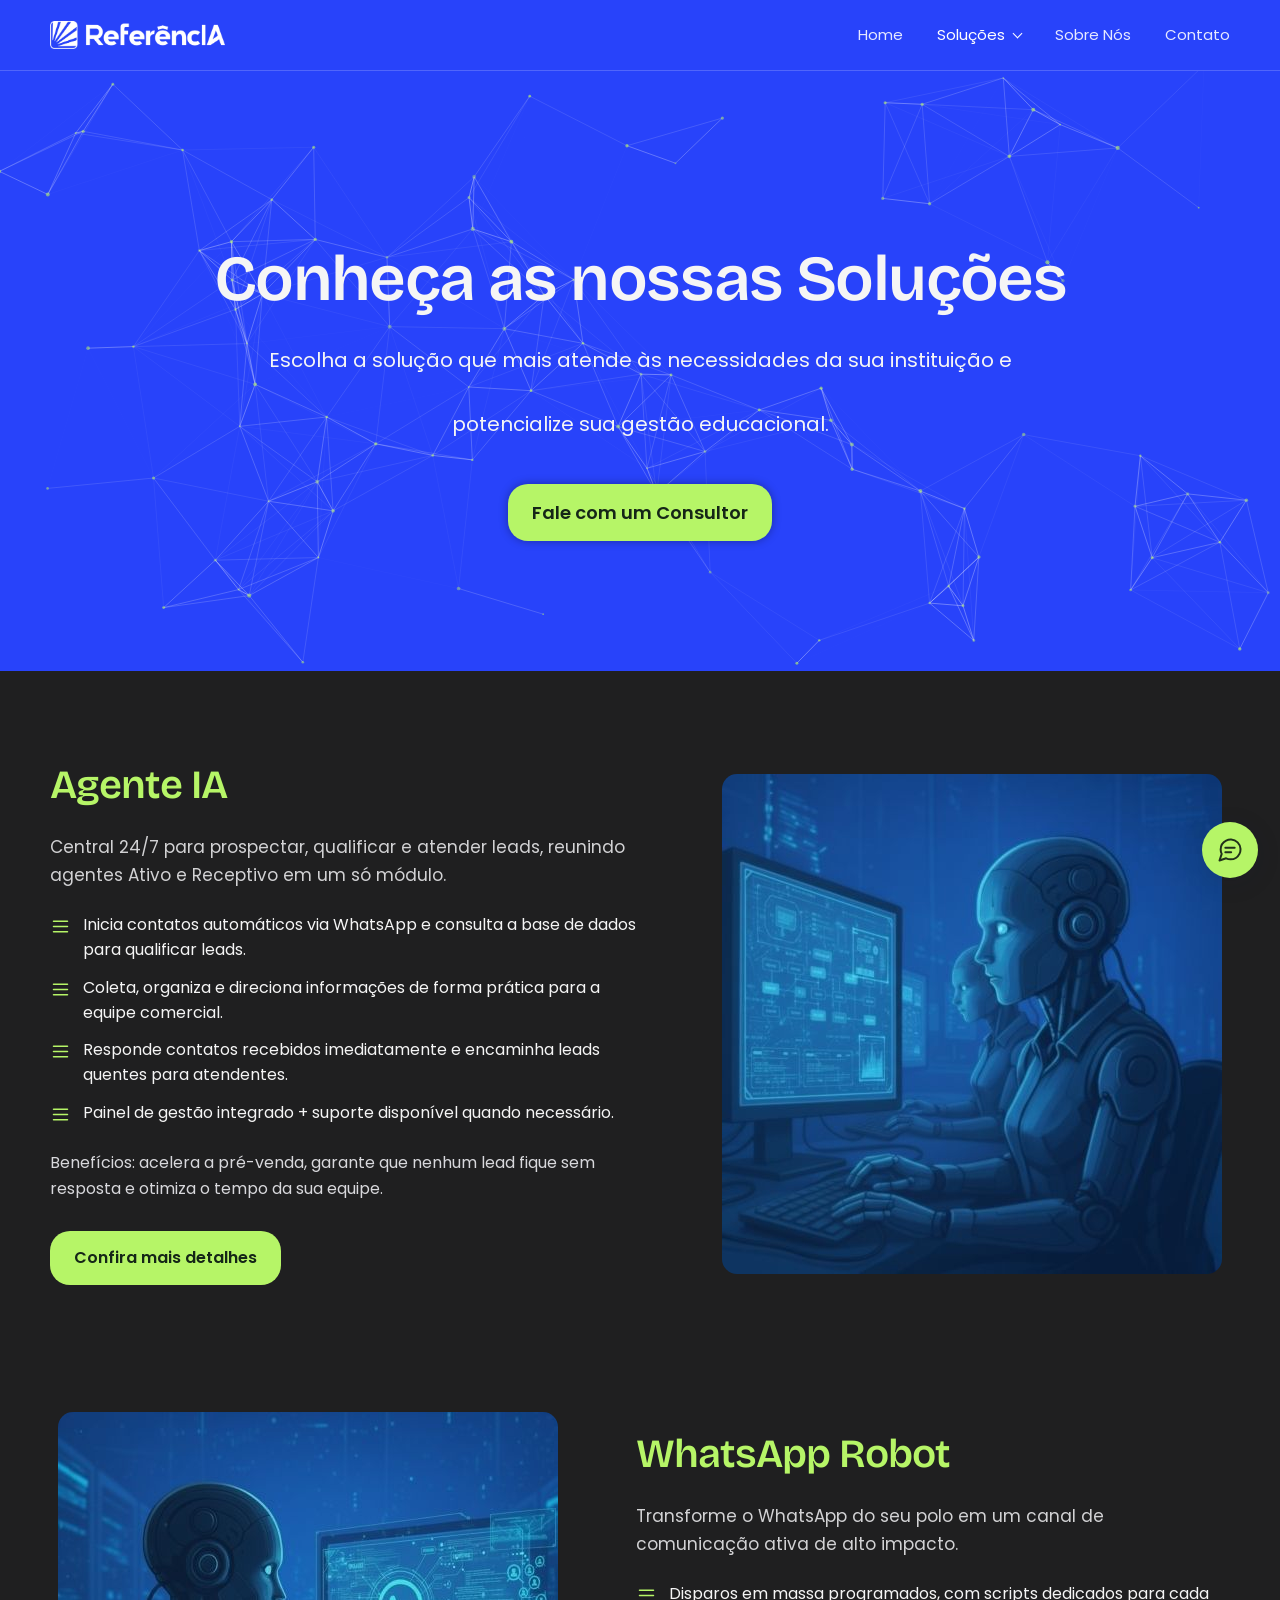
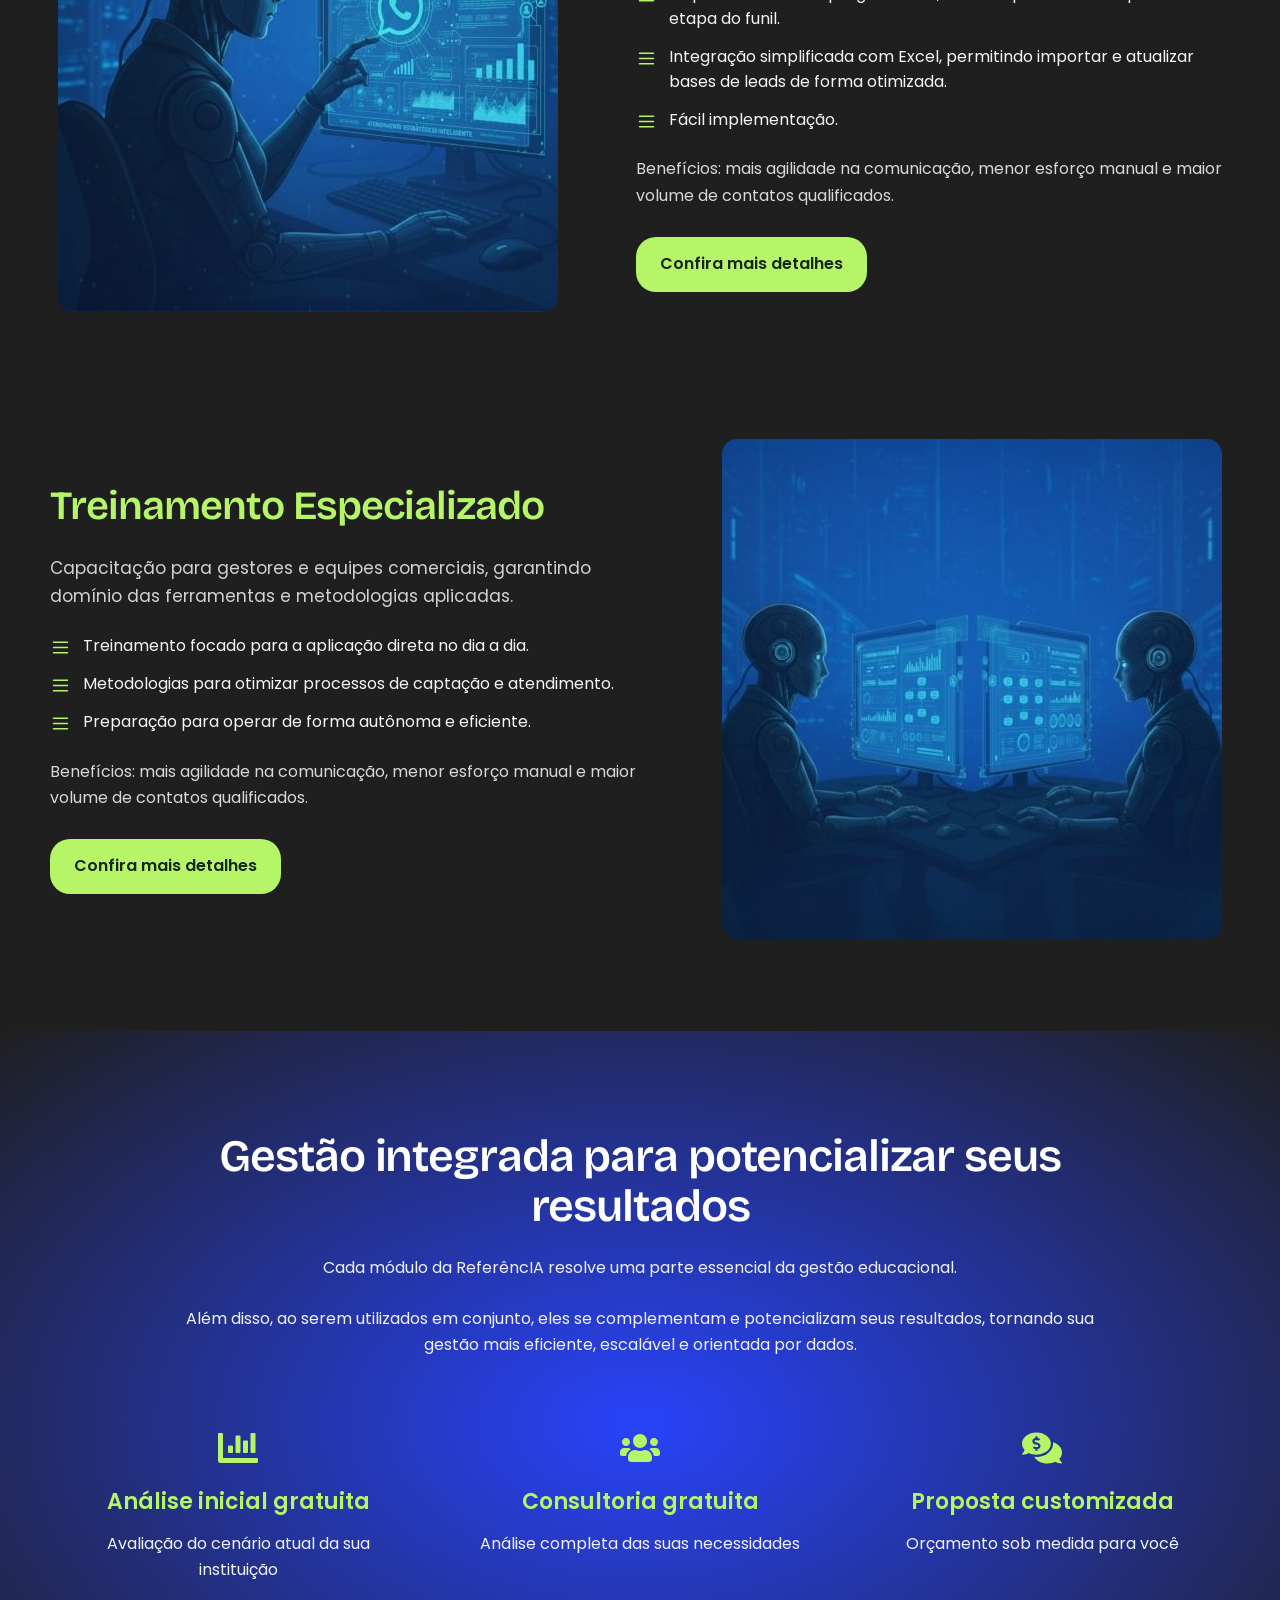
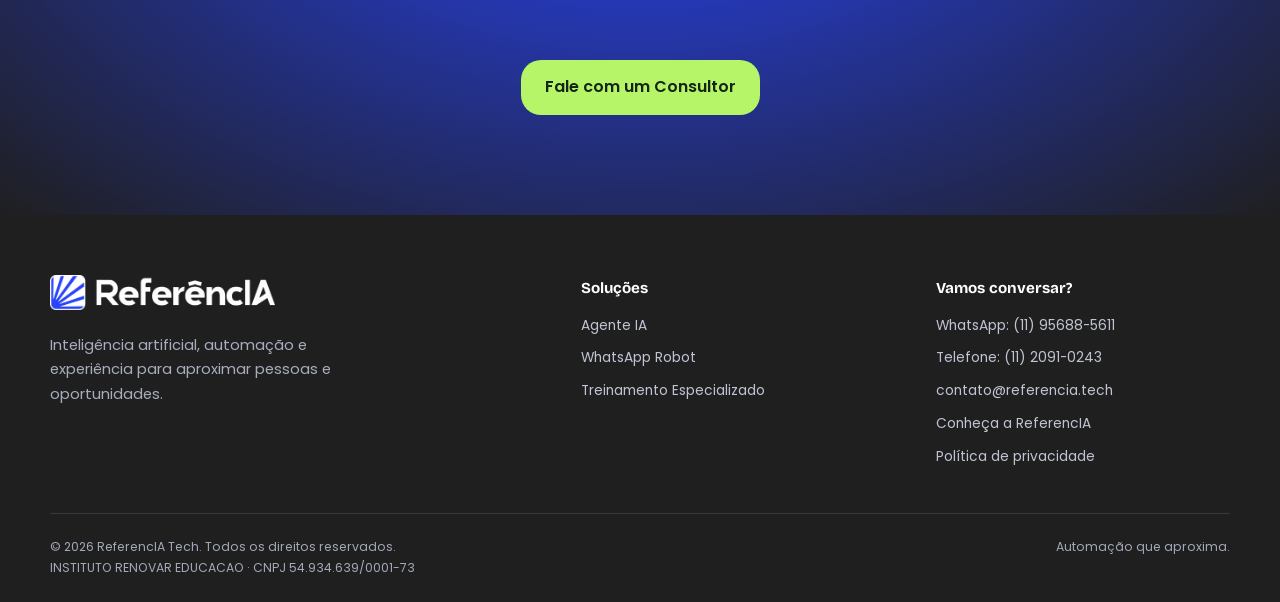
<file: solucoes-inteligentes-para-gestao-educacional/index.html>
<!doctype html>
<html lang="pt-BR"><head><meta charset="utf-8"><meta name="viewport" content="width=device-width, initial-scale=1"><title>Soluções Inteligentes para Gestão Educacional | ReferencIA Tech</title><meta name="description" content="Soluções para atendimento, captação e gestão comercial educacional."><meta name="theme-color" content="#2843fa"><meta name="robots" content="index, follow"><link rel="canonical" href="https://referencia.tech/solucoes/"><meta property="og:type" content="website"><meta property="og:locale" content="pt_BR"><meta property="og:site_name" content="ReferencIA Tech"><meta property="og:title" content="Soluções de IA e automação | ReferencIA Tech"><meta property="og:description" content="Soluções para atendimento, captação e gestão comercial educacional."><meta property="og:url" content="https://referencia.tech/solucoes/"><meta property="og:image" content="https://referencia.tech/wp-content/uploads/2025/11/Diferenciais-6.jpg"><meta name="twitter:card" content="summary_large_image"><link rel="icon" type="image/png" href="../assets/favicon.png"><link rel="preload" href="../assets/brand.woff2" as="font" type="font/woff2" crossorigin><link rel="stylesheet" href="../assets/site.css?v=20260930-10"><script defer src="../assets/background.js?v=20260929-8"></script><script defer src="../assets/site.js?v=20260929-4"></script><script type="application/ld+json">{"@context": "https://schema.org", "@type": "Organization", "name": "ReferencIA Tech", "legalName": "INSTITUTO RENOVAR EDUCACAO", "url": "https://referencia.tech/", "email": "contato@referencia.tech", "telephone": "+5511956885611"}</script><noscript><style>.menu-toggle{display:none}@media(max-width:720px){.nav-wrap{height:auto;flex-wrap:wrap;padding-block:20px}.nav-links{display:flex;position:static;padding:0;box-shadow:none;background:transparent;width:100%}}[data-contact-form]{display:none}</style></noscript></head><body class="reference-page"><a href="#conteudo" class="skip-link">Pular para o conteúdo</a>
<header class="header"><div class="container nav-wrap"><a class="brand" href="../" aria-label="ReferencIA Tech — página inicial"><img src="../assets/logo.png?v=20260929-4" width="1024" height="161" alt="ReferencIA"></a>
<button class="menu-toggle" data-menu-toggle aria-expanded="false" aria-controls="menu-principal" aria-label="Abrir menu"><svg class="icon" viewBox="0 0 24 24" aria-hidden="true"><path d="M4 6h16M4 12h16M4 18h16"/></svg></button>
<nav class="nav-links" id="menu-principal" data-menu aria-label="Navegação principal"><a href="../">Home</a><details class="nav-solutions"><summary>Soluções</summary><div class="nav-solutions-panel"><a href="../solucoes/">Todas as soluções</a><a href="../agente-ia/">Agente IA</a><a href="../whatsapp-robot/">WhatsApp Robot</a><a href="../treinamento-especializado/">Treinamento Especializado</a></div></details><a href="../sobre-nos/">Sobre Nós</a><a href="../contato/">Contato</a></nav></div></header><main id="conteudo">
<section class="reference-hero"><div id="hero-particles" class="hero-particles" data-particles aria-hidden="true"></div><div class="container"><h1>Conheça as nossas Soluções</h1><p class="reference-lead">Escolha a solução que mais atende às necessidades da sua instituição e</p><p class="reference-lead">potencialize sua gestão educacional.</p><a class="button lime" href="#consultoria">Fale com um Consultor</a></div></section><section class="section reference-section reference-dark catalog-section" id="agente-ia"><div class="container"><div class="catalog-layout "><div class="catalog-copy"><h2>Agente IA</h2><p class="">Central 24/7 para prospectar, qualificar e atender leads, reunindo agentes Ativo e Receptivo em um só módulo.</p><ul class="reference-checklist"><li><svg class="icon" viewBox="0 0 24 24" aria-hidden="true"><path d="M4 6h16M4 12h16M4 18h16"/></svg><span>Inicia contatos automáticos via WhatsApp e consulta a base de dados para qualificar leads.</span></li><li><svg class="icon" viewBox="0 0 24 24" aria-hidden="true"><path d="M4 6h16M4 12h16M4 18h16"/></svg><span>Coleta, organiza e direciona informações de forma prática para a equipe comercial.</span></li><li><svg class="icon" viewBox="0 0 24 24" aria-hidden="true"><path d="M4 6h16M4 12h16M4 18h16"/></svg><span>Responde contatos recebidos imediatamente e encaminha leads quentes para atendentes.</span></li><li><svg class="icon" viewBox="0 0 24 24" aria-hidden="true"><path d="M4 6h16M4 12h16M4 18h16"/></svg><span>Painel de gestão integrado + suporte disponível quando necessário.</span></li></ul><p class="catalog-benefits">Benefícios: acelera a pré-venda, garante que nenhum lead fique sem resposta e otimiza o tempo da sua equipe.</p><a class="button lime" href="../agente-ia/#detalhes">Confira mais detalhes</a></div><div class="catalog-image"><img class="" src="../assets/reference/42.jpg" alt="Agente IA — imagem original da solução" width="500" height="500" loading="lazy"></div></div></div></section><section class="section reference-section reference-dark catalog-section" id="whatsapp-robot"><div class="container"><div class="catalog-layout reverse"><div class="catalog-copy"><h2>WhatsApp Robot</h2><p class="">Transforme o WhatsApp do seu polo em um canal de comunicação ativa de alto impacto.</p><ul class="reference-checklist"><li><svg class="icon" viewBox="0 0 24 24" aria-hidden="true"><path d="M4 6h16M4 12h16M4 18h16"/></svg><span>Disparos em massa programados, com scripts dedicados para cada etapa do funil.</span></li><li><svg class="icon" viewBox="0 0 24 24" aria-hidden="true"><path d="M4 6h16M4 12h16M4 18h16"/></svg><span>Integração simplificada com Excel, permitindo importar e atualizar bases de leads de forma otimizada.</span></li><li><svg class="icon" viewBox="0 0 24 24" aria-hidden="true"><path d="M4 6h16M4 12h16M4 18h16"/></svg><span>Fácil implementação.</span></li></ul><p class="catalog-benefits">Benefícios: mais agilidade na comunicação, menor esforço manual e maior volume de contatos qualificados.</p><a class="button lime" href="../whatsapp-robot/#detalhes">Confira mais detalhes</a></div><div class="catalog-image"><img class="" src="../assets/reference/43.jpg" alt="WhatsApp Robot — imagem original da solução" width="500" height="500" loading="lazy"></div></div></div></section><section class="section reference-section reference-dark catalog-section" id="treinamento-especializado"><div class="container"><div class="catalog-layout "><div class="catalog-copy"><h2>Treinamento Especializado</h2><p class="">Capacitação para gestores e equipes comerciais, garantindo domínio das ferramentas e metodologias aplicadas.</p><ul class="reference-checklist"><li><svg class="icon" viewBox="0 0 24 24" aria-hidden="true"><path d="M4 6h16M4 12h16M4 18h16"/></svg><span>Treinamento focado para a aplicação direta no dia a dia.</span></li><li><svg class="icon" viewBox="0 0 24 24" aria-hidden="true"><path d="M4 6h16M4 12h16M4 18h16"/></svg><span>Metodologias para otimizar processos de captação e atendimento.</span></li><li><svg class="icon" viewBox="0 0 24 24" aria-hidden="true"><path d="M4 6h16M4 12h16M4 18h16"/></svg><span>Preparação para operar de forma autônoma e eficiente.</span></li></ul><p class="catalog-benefits">Benefícios: mais agilidade na comunicação, menor esforço manual e maior volume de contatos qualificados.</p><a class="button lime" href="../treinamento-especializado/#detalhes">Confira mais detalhes</a></div><div class="catalog-image"><img class="" src="../assets/reference/44.jpg" alt="Treinamento Especializado — imagem original da solução" width="500" height="500" loading="lazy"></div></div></div></section><section class="section reference-section reference-cta" id="consultoria"><div class="container"><div class="reference-heading"><h2>Gestão integrada para potencializar seus resultados</h2><p class="">Cada módulo da ReferêncIA resolve uma parte essencial da gestão educacional.</p><p class="">Além disso, ao serem utilizados em conjunto, eles se complementam e potencializam seus resultados, tornando sua gestão mais eficiente, escalável e orientada por dados.</p></div><div class="reference-grid consult-grid"><article class="reference-feature "><span class="reference-icon"><svg aria-hidden="true" class="icon original-icon" viewbox="0 0 512 512" xmlns="http://www.w3.org/2000/svg" focusable="false"><path d="M332.8 320h38.4c6.4 0 12.8-6.4 12.8-12.8V172.8c0-6.4-6.4-12.8-12.8-12.8h-38.4c-6.4 0-12.8 6.4-12.8 12.8v134.4c0 6.4 6.4 12.8 12.8 12.8zm96 0h38.4c6.4 0 12.8-6.4 12.8-12.8V76.8c0-6.4-6.4-12.8-12.8-12.8h-38.4c-6.4 0-12.8 6.4-12.8 12.8v230.4c0 6.4 6.4 12.8 12.8 12.8zm-288 0h38.4c6.4 0 12.8-6.4 12.8-12.8v-70.4c0-6.4-6.4-12.8-12.8-12.8h-38.4c-6.4 0-12.8 6.4-12.8 12.8v70.4c0 6.4 6.4 12.8 12.8 12.8zm96 0h38.4c6.4 0 12.8-6.4 12.8-12.8V108.8c0-6.4-6.4-12.8-12.8-12.8h-38.4c-6.4 0-12.8 6.4-12.8 12.8v198.4c0 6.4 6.4 12.8 12.8 12.8zM496 384H64V80c0-8.84-7.16-16-16-16H16C7.16 64 0 71.16 0 80v336c0 17.67 14.33 32 32 32h464c8.84 0 16-7.16 16-16v-32c0-8.84-7.16-16-16-16z"></path></svg></span><h3>Análise inicial gratuita</h3><p>Avaliação do cenário atual da sua instituição</p></article><article class="reference-feature "><span class="reference-icon"><svg aria-hidden="true" class="icon original-icon" viewbox="0 0 640 512" xmlns="http://www.w3.org/2000/svg" focusable="false"><path d="M96 224c35.3 0 64-28.7 64-64s-28.7-64-64-64-64 28.7-64 64 28.7 64 64 64zm448 0c35.3 0 64-28.7 64-64s-28.7-64-64-64-64 28.7-64 64 28.7 64 64 64zm32 32h-64c-17.6 0-33.5 7.1-45.1 18.6 40.3 22.1 68.9 62 75.1 109.4h66c17.7 0 32-14.3 32-32v-32c0-35.3-28.7-64-64-64zm-256 0c61.9 0 112-50.1 112-112S381.9 32 320 32 208 82.1 208 144s50.1 112 112 112zm76.8 32h-8.3c-20.8 10-43.9 16-68.5 16s-47.6-6-68.5-16h-8.3C179.6 288 128 339.6 128 403.2V432c0 26.5 21.5 48 48 48h288c26.5 0 48-21.5 48-48v-28.8c0-63.6-51.6-115.2-115.2-115.2zm-223.7-13.4C161.5 263.1 145.6 256 128 256H64c-35.3 0-64 28.7-64 64v32c0 17.7 14.3 32 32 32h65.9c6.3-47.4 34.9-87.3 75.2-109.4z"></path></svg></span><h3>Consultoria gratuita</h3><p>Análise completa das suas necessidades</p></article><article class="reference-feature "><span class="reference-icon"><svg aria-hidden="true" class="icon original-icon" viewbox="0 0 576 512" xmlns="http://www.w3.org/2000/svg" focusable="false"><path d="M416 192c0-88.37-93.12-160-208-160S0 103.63 0 192c0 34.27 14.13 65.95 37.97 91.98C24.61 314.22 2.52 338.16 2.2 338.5A7.995 7.995 0 0 0 8 352c36.58 0 66.93-12.25 88.73-24.98C128.93 342.76 167.02 352 208 352c114.88 0 208-71.63 208-160zm-224 96v-16.29c-11.29-.58-22.27-4.52-31.37-11.35-3.9-2.93-4.1-8.77-.57-12.14l11.75-11.21c2.77-2.64 6.89-2.76 10.13-.73 3.87 2.42 8.26 3.72 12.82 3.72h28.11c6.5 0 11.8-5.92 11.8-13.19 0-5.95-3.61-11.19-8.77-12.73l-45-13.5c-18.59-5.58-31.58-23.42-31.58-43.39 0-24.52 19.05-44.44 42.67-45.07V96c0-4.42 3.58-8 8-8h16c4.42 0 8 3.58 8 8v16.29c11.29.58 22.27 4.51 31.37 11.35 3.9 2.93 4.1 8.77.57 12.14l-11.75 11.21c-2.77 2.64-6.89 2.76-10.13.73-3.87-2.43-8.26-3.72-12.82-3.72h-28.11c-6.5 0-11.8 5.92-11.8 13.19 0 5.95 3.61 11.19 8.77 12.73l45 13.5c18.59 5.58 31.58 23.42 31.58 43.39 0 24.53-19.05 44.44-42.67 45.07V288c0 4.42-3.58 8-8 8h-16c-4.42 0-8-3.58-8-8zm346.01 123.99C561.87 385.96 576 354.27 576 320c0-66.94-53.49-124.2-129.33-148.07.86 6.6 1.33 13.29 1.33 20.07 0 105.87-107.66 192-240 192-10.78 0-21.32-.77-31.73-1.88C207.8 439.63 281.77 480 368 480c40.98 0 79.07-9.24 111.27-24.98C501.07 467.75 531.42 480 568 480c3.2 0 6.09-1.91 7.34-4.84 1.27-2.94.66-6.34-1.55-8.67-.31-.33-22.42-24.24-35.78-54.5z"></path></svg></span><h3>Proposta customizada</h3><p>Orçamento sob medida para você</p></article></div><div class="center-action"><a class="button lime" href="../contato/#contato">Fale com um Consultor</a></div></div></section>
</main><footer class="footer"><div class="container"><div class="footer-top"><div class="footer-about"><a class="brand" href="../" aria-label="ReferencIA Tech — início"><img src="../assets/logo.png?v=20260929-4" width="1024" height="161" alt="ReferencIA"></a><p>Inteligência artificial, automação e experiência para aproximar pessoas e oportunidades.</p></div><div><h3>Soluções</h3><div class="footer-links"><a href="../agente-ia/">Agente IA</a><a href="../whatsapp-robot/">WhatsApp Robot</a><a href="../treinamento-especializado/">Treinamento Especializado</a></div></div><div><h3>Vamos conversar?</h3><div class="footer-links"><a href="https://wa.me/5511956885611?text=Ol%C3%A1%21%20Quero%20conhecer%20as%20solu%C3%A7%C3%B5es%20da%20ReferencIA%20Tech." target="_blank" rel="noopener noreferrer">WhatsApp: (11) 95688-5611</a><a href="tel:+551120910243">Telefone: (11) 2091-0243</a><a href="mailto:contato@referencia.tech">contato@referencia.tech</a><a href="../sobre-nos/">Conheça a ReferencIA</a><a href="../politica-de-privacidade/">Política de privacidade</a></div></div></div><div class="footer-legal"><p>© 2026 ReferencIA Tech. Todos os direitos reservados.<br>INSTITUTO RENOVAR EDUCACAO · CNPJ 54.934.639/0001-73</p><span>Automação que aproxima.</span></div></div></footer><a class="whatsapp-float" href="https://wa.me/5511956885611?text=Ol%C3%A1%21%20Quero%20conhecer%20as%20solu%C3%A7%C3%B5es%20da%20ReferencIA%20Tech." target="_blank" rel="noopener noreferrer" aria-label="Conversar com a ReferencIA pelo WhatsApp"><svg class="icon" viewBox="0 0 24 24" aria-hidden="true"><path d="M21 11.5a8.4 8.4 0 0 1-.9 3.8 8.5 8.5 0 0 1-7.6 4.7 8.4 8.4 0 0 1-3.8-.9L3 21l1.9-5.7a8.4 8.4 0 0 1-.9-3.8 8.5 8.5 0 0 1 4.7-7.6 8.4 8.4 0 0 1 3.8-.9h.5a8.5 8.5 0 0 1 8 8v.5Z"/><path d="M8 10h8m-8 4h5"/></svg></a></body></html>
</file>
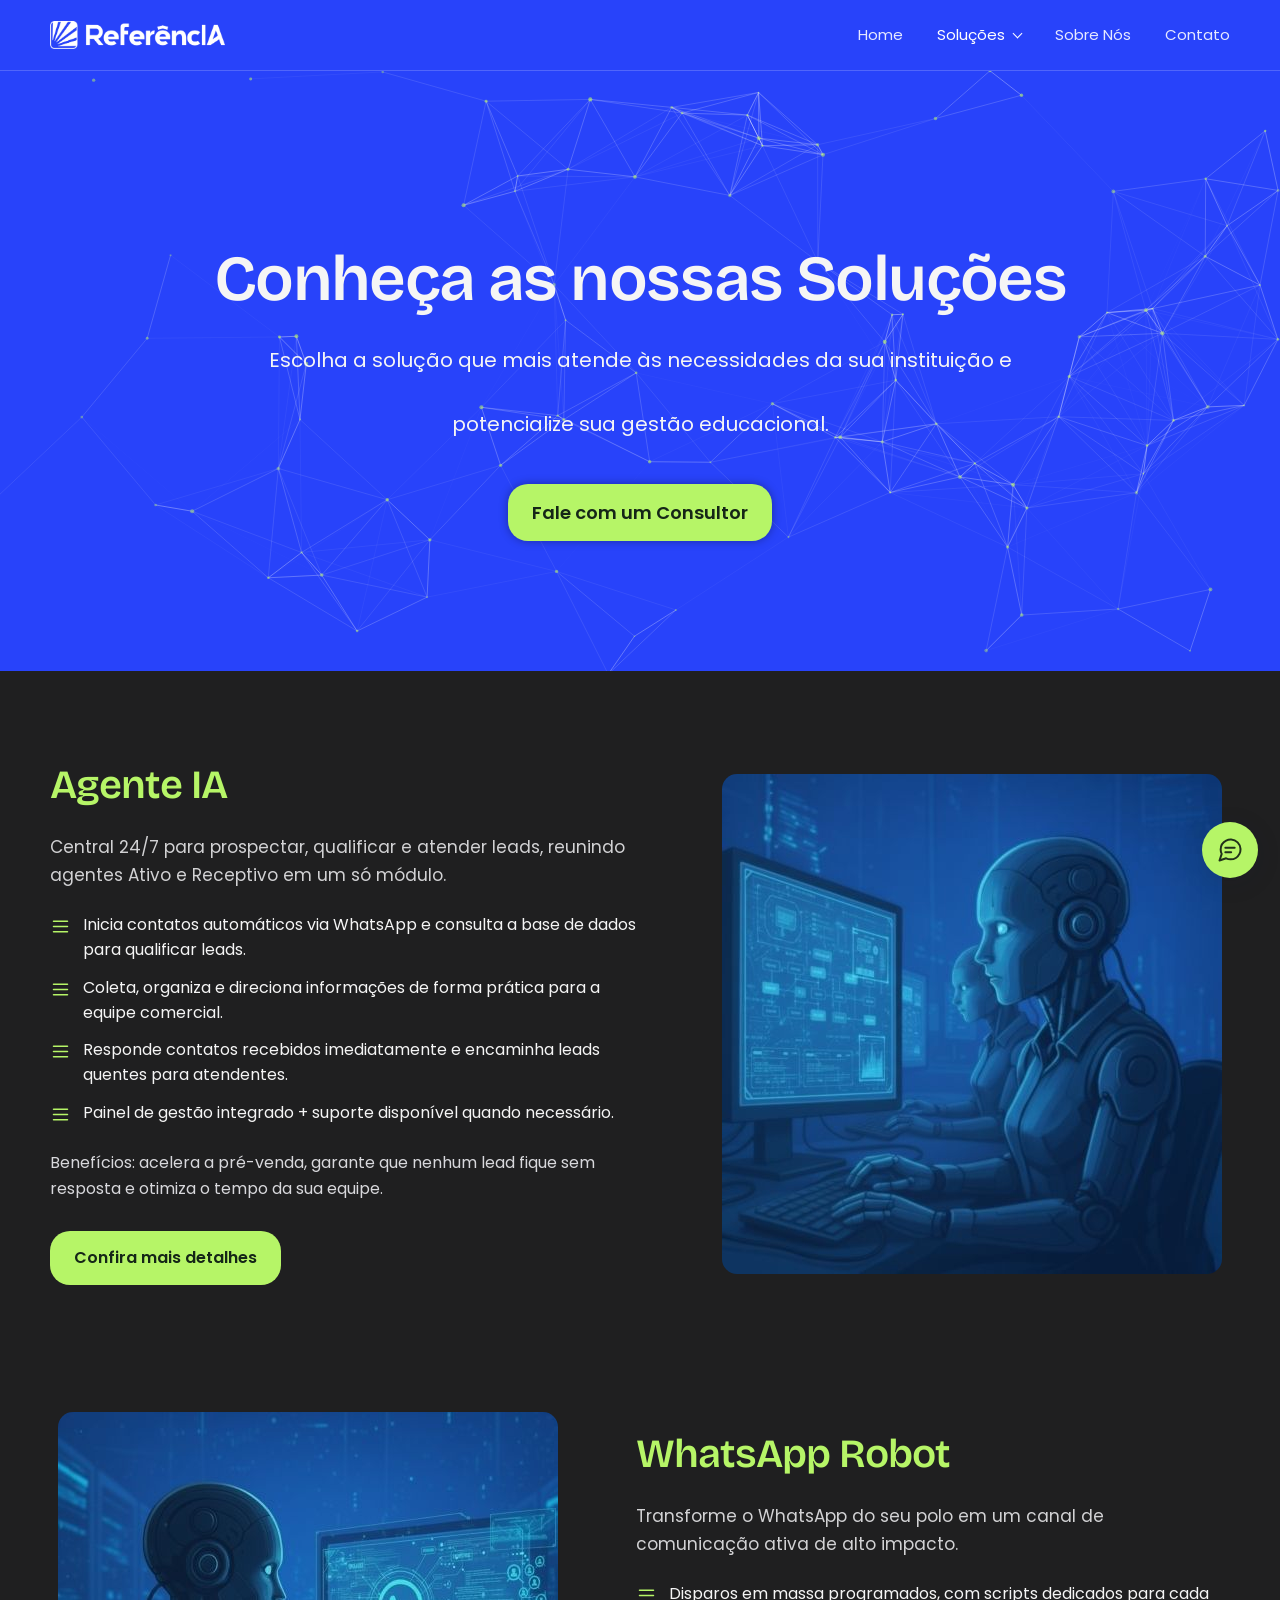
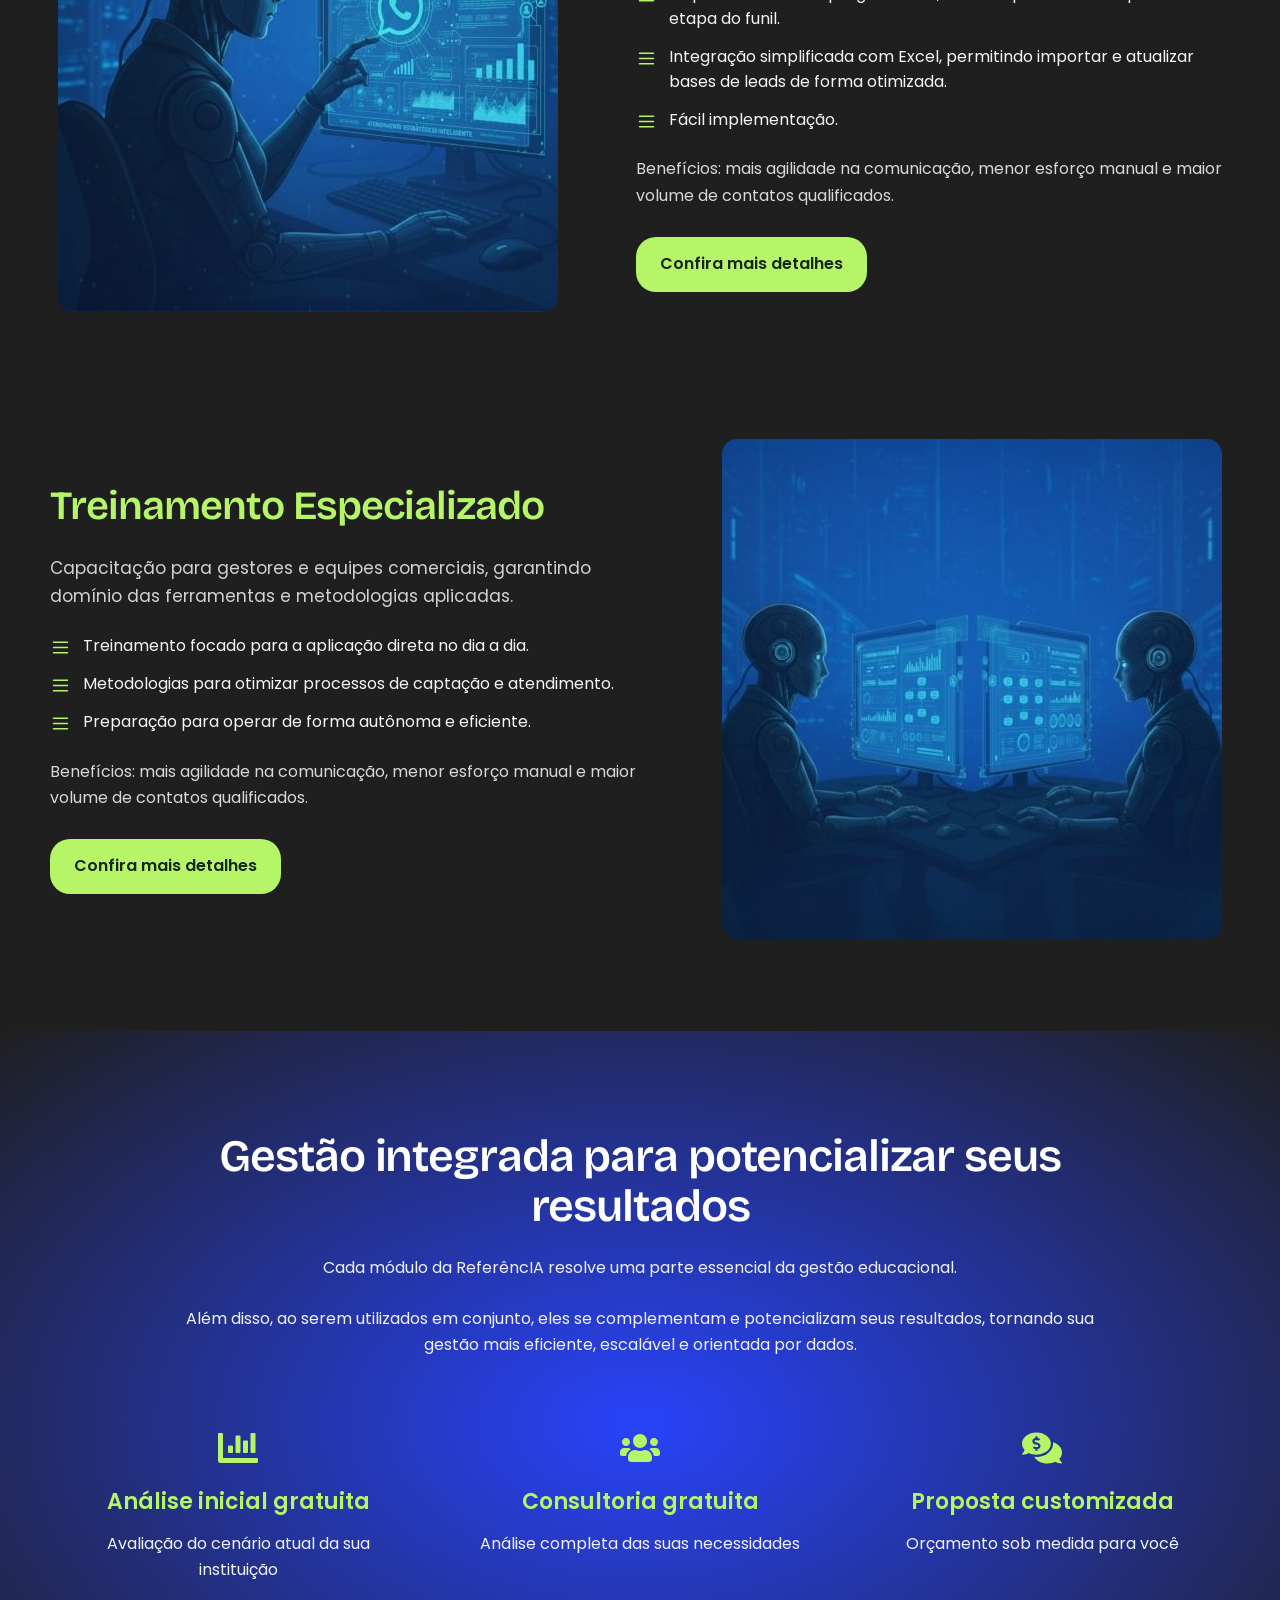
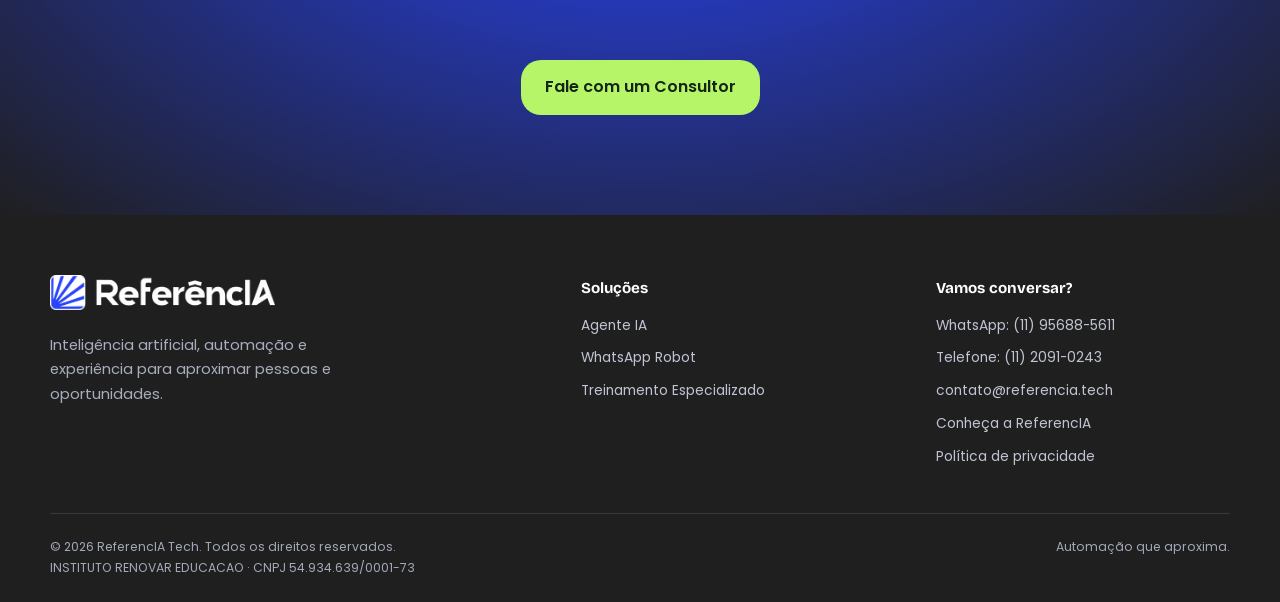
<file: solucoes/index.html>
<!doctype html>
<html lang="pt-BR"><head><meta charset="utf-8"><meta name="viewport" content="width=device-width, initial-scale=1"><title>Soluções Inteligentes para Gestão Educacional | ReferencIA Tech</title><meta name="description" content="Conheça Agente IA, WhatsApp Robot e Treinamento Especializado."><meta name="theme-color" content="#2843fa"><meta name="robots" content="index, follow"><link rel="canonical" href="https://referencia.tech/solucoes/"><meta property="og:type" content="website"><meta property="og:locale" content="pt_BR"><meta property="og:site_name" content="ReferencIA Tech"><meta property="og:title" content="Soluções de IA e automação | ReferencIA Tech"><meta property="og:description" content="Conheça Agente IA, WhatsApp Robot e Treinamento Especializado."><meta property="og:url" content="https://referencia.tech/solucoes/"><meta property="og:image" content="https://referencia.tech/wp-content/uploads/2025/11/Diferenciais-6.jpg"><meta name="twitter:card" content="summary_large_image"><link rel="icon" type="image/png" href="../assets/favicon.png"><link rel="preload" href="../assets/brand.woff2" as="font" type="font/woff2" crossorigin><link rel="stylesheet" href="../assets/site.css?v=20260930-10"><script defer src="../assets/background.js?v=20260929-8"></script><script defer src="../assets/site.js?v=20260929-4"></script><script type="application/ld+json">{"@context": "https://schema.org", "@type": "Organization", "name": "ReferencIA Tech", "legalName": "INSTITUTO RENOVAR EDUCACAO", "url": "https://referencia.tech/", "email": "contato@referencia.tech", "telephone": "+5511956885611"}</script><noscript><style>.menu-toggle{display:none}@media(max-width:720px){.nav-wrap{height:auto;flex-wrap:wrap;padding-block:20px}.nav-links{display:flex;position:static;padding:0;box-shadow:none;background:transparent;width:100%}}[data-contact-form]{display:none}</style></noscript></head><body class="reference-page"><a href="#conteudo" class="skip-link">Pular para o conteúdo</a>
<header class="header"><div class="container nav-wrap"><a class="brand" href="../" aria-label="ReferencIA Tech — página inicial"><img src="../assets/logo.png?v=20260929-4" width="1024" height="161" alt="ReferencIA"></a>
<button class="menu-toggle" data-menu-toggle aria-expanded="false" aria-controls="menu-principal" aria-label="Abrir menu"><svg class="icon" viewBox="0 0 24 24" aria-hidden="true"><path d="M4 6h16M4 12h16M4 18h16"/></svg></button>
<nav class="nav-links" id="menu-principal" data-menu aria-label="Navegação principal"><a href="../">Home</a><details class="nav-solutions"><summary>Soluções</summary><div class="nav-solutions-panel"><a href="../solucoes/">Todas as soluções</a><a href="../agente-ia/">Agente IA</a><a href="../whatsapp-robot/">WhatsApp Robot</a><a href="../treinamento-especializado/">Treinamento Especializado</a></div></details><a href="../sobre-nos/">Sobre Nós</a><a href="../contato/">Contato</a></nav></div></header><main id="conteudo">
<section class="reference-hero"><div id="hero-particles" class="hero-particles" data-particles aria-hidden="true"></div><div class="container"><h1>Conheça as nossas Soluções</h1><p class="reference-lead">Escolha a solução que mais atende às necessidades da sua instituição e</p><p class="reference-lead">potencialize sua gestão educacional.</p><a class="button lime" href="#consultoria">Fale com um Consultor</a></div></section><section class="section reference-section reference-dark catalog-section" id="agente-ia"><div class="container"><div class="catalog-layout "><div class="catalog-copy"><h2>Agente IA</h2><p class="">Central 24/7 para prospectar, qualificar e atender leads, reunindo agentes Ativo e Receptivo em um só módulo.</p><ul class="reference-checklist"><li><svg class="icon" viewBox="0 0 24 24" aria-hidden="true"><path d="M4 6h16M4 12h16M4 18h16"/></svg><span>Inicia contatos automáticos via WhatsApp e consulta a base de dados para qualificar leads.</span></li><li><svg class="icon" viewBox="0 0 24 24" aria-hidden="true"><path d="M4 6h16M4 12h16M4 18h16"/></svg><span>Coleta, organiza e direciona informações de forma prática para a equipe comercial.</span></li><li><svg class="icon" viewBox="0 0 24 24" aria-hidden="true"><path d="M4 6h16M4 12h16M4 18h16"/></svg><span>Responde contatos recebidos imediatamente e encaminha leads quentes para atendentes.</span></li><li><svg class="icon" viewBox="0 0 24 24" aria-hidden="true"><path d="M4 6h16M4 12h16M4 18h16"/></svg><span>Painel de gestão integrado + suporte disponível quando necessário.</span></li></ul><p class="catalog-benefits">Benefícios: acelera a pré-venda, garante que nenhum lead fique sem resposta e otimiza o tempo da sua equipe.</p><a class="button lime" href="../agente-ia/#detalhes">Confira mais detalhes</a></div><div class="catalog-image"><img class="" src="../assets/reference/42.jpg" alt="Agente IA — imagem original da solução" width="500" height="500" loading="lazy"></div></div></div></section><section class="section reference-section reference-dark catalog-section" id="whatsapp-robot"><div class="container"><div class="catalog-layout reverse"><div class="catalog-copy"><h2>WhatsApp Robot</h2><p class="">Transforme o WhatsApp do seu polo em um canal de comunicação ativa de alto impacto.</p><ul class="reference-checklist"><li><svg class="icon" viewBox="0 0 24 24" aria-hidden="true"><path d="M4 6h16M4 12h16M4 18h16"/></svg><span>Disparos em massa programados, com scripts dedicados para cada etapa do funil.</span></li><li><svg class="icon" viewBox="0 0 24 24" aria-hidden="true"><path d="M4 6h16M4 12h16M4 18h16"/></svg><span>Integração simplificada com Excel, permitindo importar e atualizar bases de leads de forma otimizada.</span></li><li><svg class="icon" viewBox="0 0 24 24" aria-hidden="true"><path d="M4 6h16M4 12h16M4 18h16"/></svg><span>Fácil implementação.</span></li></ul><p class="catalog-benefits">Benefícios: mais agilidade na comunicação, menor esforço manual e maior volume de contatos qualificados.</p><a class="button lime" href="../whatsapp-robot/#detalhes">Confira mais detalhes</a></div><div class="catalog-image"><img class="" src="../assets/reference/43.jpg" alt="WhatsApp Robot — imagem original da solução" width="500" height="500" loading="lazy"></div></div></div></section><section class="section reference-section reference-dark catalog-section" id="treinamento-especializado"><div class="container"><div class="catalog-layout "><div class="catalog-copy"><h2>Treinamento Especializado</h2><p class="">Capacitação para gestores e equipes comerciais, garantindo domínio das ferramentas e metodologias aplicadas.</p><ul class="reference-checklist"><li><svg class="icon" viewBox="0 0 24 24" aria-hidden="true"><path d="M4 6h16M4 12h16M4 18h16"/></svg><span>Treinamento focado para a aplicação direta no dia a dia.</span></li><li><svg class="icon" viewBox="0 0 24 24" aria-hidden="true"><path d="M4 6h16M4 12h16M4 18h16"/></svg><span>Metodologias para otimizar processos de captação e atendimento.</span></li><li><svg class="icon" viewBox="0 0 24 24" aria-hidden="true"><path d="M4 6h16M4 12h16M4 18h16"/></svg><span>Preparação para operar de forma autônoma e eficiente.</span></li></ul><p class="catalog-benefits">Benefícios: mais agilidade na comunicação, menor esforço manual e maior volume de contatos qualificados.</p><a class="button lime" href="../treinamento-especializado/#detalhes">Confira mais detalhes</a></div><div class="catalog-image"><img class="" src="../assets/reference/44.jpg" alt="Treinamento Especializado — imagem original da solução" width="500" height="500" loading="lazy"></div></div></div></section><section class="section reference-section reference-cta" id="consultoria"><div class="container"><div class="reference-heading"><h2>Gestão integrada para potencializar seus resultados</h2><p class="">Cada módulo da ReferêncIA resolve uma parte essencial da gestão educacional.</p><p class="">Além disso, ao serem utilizados em conjunto, eles se complementam e potencializam seus resultados, tornando sua gestão mais eficiente, escalável e orientada por dados.</p></div><div class="reference-grid consult-grid"><article class="reference-feature "><span class="reference-icon"><svg aria-hidden="true" class="icon original-icon" viewbox="0 0 512 512" xmlns="http://www.w3.org/2000/svg" focusable="false"><path d="M332.8 320h38.4c6.4 0 12.8-6.4 12.8-12.8V172.8c0-6.4-6.4-12.8-12.8-12.8h-38.4c-6.4 0-12.8 6.4-12.8 12.8v134.4c0 6.4 6.4 12.8 12.8 12.8zm96 0h38.4c6.4 0 12.8-6.4 12.8-12.8V76.8c0-6.4-6.4-12.8-12.8-12.8h-38.4c-6.4 0-12.8 6.4-12.8 12.8v230.4c0 6.4 6.4 12.8 12.8 12.8zm-288 0h38.4c6.4 0 12.8-6.4 12.8-12.8v-70.4c0-6.4-6.4-12.8-12.8-12.8h-38.4c-6.4 0-12.8 6.4-12.8 12.8v70.4c0 6.4 6.4 12.8 12.8 12.8zm96 0h38.4c6.4 0 12.8-6.4 12.8-12.8V108.8c0-6.4-6.4-12.8-12.8-12.8h-38.4c-6.4 0-12.8 6.4-12.8 12.8v198.4c0 6.4 6.4 12.8 12.8 12.8zM496 384H64V80c0-8.84-7.16-16-16-16H16C7.16 64 0 71.16 0 80v336c0 17.67 14.33 32 32 32h464c8.84 0 16-7.16 16-16v-32c0-8.84-7.16-16-16-16z"></path></svg></span><h3>Análise inicial gratuita</h3><p>Avaliação do cenário atual da sua instituição</p></article><article class="reference-feature "><span class="reference-icon"><svg aria-hidden="true" class="icon original-icon" viewbox="0 0 640 512" xmlns="http://www.w3.org/2000/svg" focusable="false"><path d="M96 224c35.3 0 64-28.7 64-64s-28.7-64-64-64-64 28.7-64 64 28.7 64 64 64zm448 0c35.3 0 64-28.7 64-64s-28.7-64-64-64-64 28.7-64 64 28.7 64 64 64zm32 32h-64c-17.6 0-33.5 7.1-45.1 18.6 40.3 22.1 68.9 62 75.1 109.4h66c17.7 0 32-14.3 32-32v-32c0-35.3-28.7-64-64-64zm-256 0c61.9 0 112-50.1 112-112S381.9 32 320 32 208 82.1 208 144s50.1 112 112 112zm76.8 32h-8.3c-20.8 10-43.9 16-68.5 16s-47.6-6-68.5-16h-8.3C179.6 288 128 339.6 128 403.2V432c0 26.5 21.5 48 48 48h288c26.5 0 48-21.5 48-48v-28.8c0-63.6-51.6-115.2-115.2-115.2zm-223.7-13.4C161.5 263.1 145.6 256 128 256H64c-35.3 0-64 28.7-64 64v32c0 17.7 14.3 32 32 32h65.9c6.3-47.4 34.9-87.3 75.2-109.4z"></path></svg></span><h3>Consultoria gratuita</h3><p>Análise completa das suas necessidades</p></article><article class="reference-feature "><span class="reference-icon"><svg aria-hidden="true" class="icon original-icon" viewbox="0 0 576 512" xmlns="http://www.w3.org/2000/svg" focusable="false"><path d="M416 192c0-88.37-93.12-160-208-160S0 103.63 0 192c0 34.27 14.13 65.95 37.97 91.98C24.61 314.22 2.52 338.16 2.2 338.5A7.995 7.995 0 0 0 8 352c36.58 0 66.93-12.25 88.73-24.98C128.93 342.76 167.02 352 208 352c114.88 0 208-71.63 208-160zm-224 96v-16.29c-11.29-.58-22.27-4.52-31.37-11.35-3.9-2.93-4.1-8.77-.57-12.14l11.75-11.21c2.77-2.64 6.89-2.76 10.13-.73 3.87 2.42 8.26 3.72 12.82 3.72h28.11c6.5 0 11.8-5.92 11.8-13.19 0-5.95-3.61-11.19-8.77-12.73l-45-13.5c-18.59-5.58-31.58-23.42-31.58-43.39 0-24.52 19.05-44.44 42.67-45.07V96c0-4.42 3.58-8 8-8h16c4.42 0 8 3.58 8 8v16.29c11.29.58 22.27 4.51 31.37 11.35 3.9 2.93 4.1 8.77.57 12.14l-11.75 11.21c-2.77 2.64-6.89 2.76-10.13.73-3.87-2.43-8.26-3.72-12.82-3.72h-28.11c-6.5 0-11.8 5.92-11.8 13.19 0 5.95 3.61 11.19 8.77 12.73l45 13.5c18.59 5.58 31.58 23.42 31.58 43.39 0 24.53-19.05 44.44-42.67 45.07V288c0 4.42-3.58 8-8 8h-16c-4.42 0-8-3.58-8-8zm346.01 123.99C561.87 385.96 576 354.27 576 320c0-66.94-53.49-124.2-129.33-148.07.86 6.6 1.33 13.29 1.33 20.07 0 105.87-107.66 192-240 192-10.78 0-21.32-.77-31.73-1.88C207.8 439.63 281.77 480 368 480c40.98 0 79.07-9.24 111.27-24.98C501.07 467.75 531.42 480 568 480c3.2 0 6.09-1.91 7.34-4.84 1.27-2.94.66-6.34-1.55-8.67-.31-.33-22.42-24.24-35.78-54.5z"></path></svg></span><h3>Proposta customizada</h3><p>Orçamento sob medida para você</p></article></div><div class="center-action"><a class="button lime" href="../contato/#contato">Fale com um Consultor</a></div></div></section>
</main><footer class="footer"><div class="container"><div class="footer-top"><div class="footer-about"><a class="brand" href="../" aria-label="ReferencIA Tech — início"><img src="../assets/logo.png?v=20260929-4" width="1024" height="161" alt="ReferencIA"></a><p>Inteligência artificial, automação e experiência para aproximar pessoas e oportunidades.</p></div><div><h3>Soluções</h3><div class="footer-links"><a href="../agente-ia/">Agente IA</a><a href="../whatsapp-robot/">WhatsApp Robot</a><a href="../treinamento-especializado/">Treinamento Especializado</a></div></div><div><h3>Vamos conversar?</h3><div class="footer-links"><a href="https://wa.me/5511956885611?text=Ol%C3%A1%21%20Quero%20conhecer%20as%20solu%C3%A7%C3%B5es%20da%20ReferencIA%20Tech." target="_blank" rel="noopener noreferrer">WhatsApp: (11) 95688-5611</a><a href="tel:+551120910243">Telefone: (11) 2091-0243</a><a href="mailto:contato@referencia.tech">contato@referencia.tech</a><a href="../sobre-nos/">Conheça a ReferencIA</a><a href="../politica-de-privacidade/">Política de privacidade</a></div></div></div><div class="footer-legal"><p>© 2026 ReferencIA Tech. Todos os direitos reservados.<br>INSTITUTO RENOVAR EDUCACAO · CNPJ 54.934.639/0001-73</p><span>Automação que aproxima.</span></div></div></footer><a class="whatsapp-float" href="https://wa.me/5511956885611?text=Ol%C3%A1%21%20Quero%20conhecer%20as%20solu%C3%A7%C3%B5es%20da%20ReferencIA%20Tech." target="_blank" rel="noopener noreferrer" aria-label="Conversar com a ReferencIA pelo WhatsApp"><svg class="icon" viewBox="0 0 24 24" aria-hidden="true"><path d="M21 11.5a8.4 8.4 0 0 1-.9 3.8 8.5 8.5 0 0 1-7.6 4.7 8.4 8.4 0 0 1-3.8-.9L3 21l1.9-5.7a8.4 8.4 0 0 1-.9-3.8 8.5 8.5 0 0 1 4.7-7.6 8.4 8.4 0 0 1 3.8-.9h.5a8.5 8.5 0 0 1 8 8v.5Z"/><path d="M8 10h8m-8 4h5"/></svg></a></body></html>
</file>
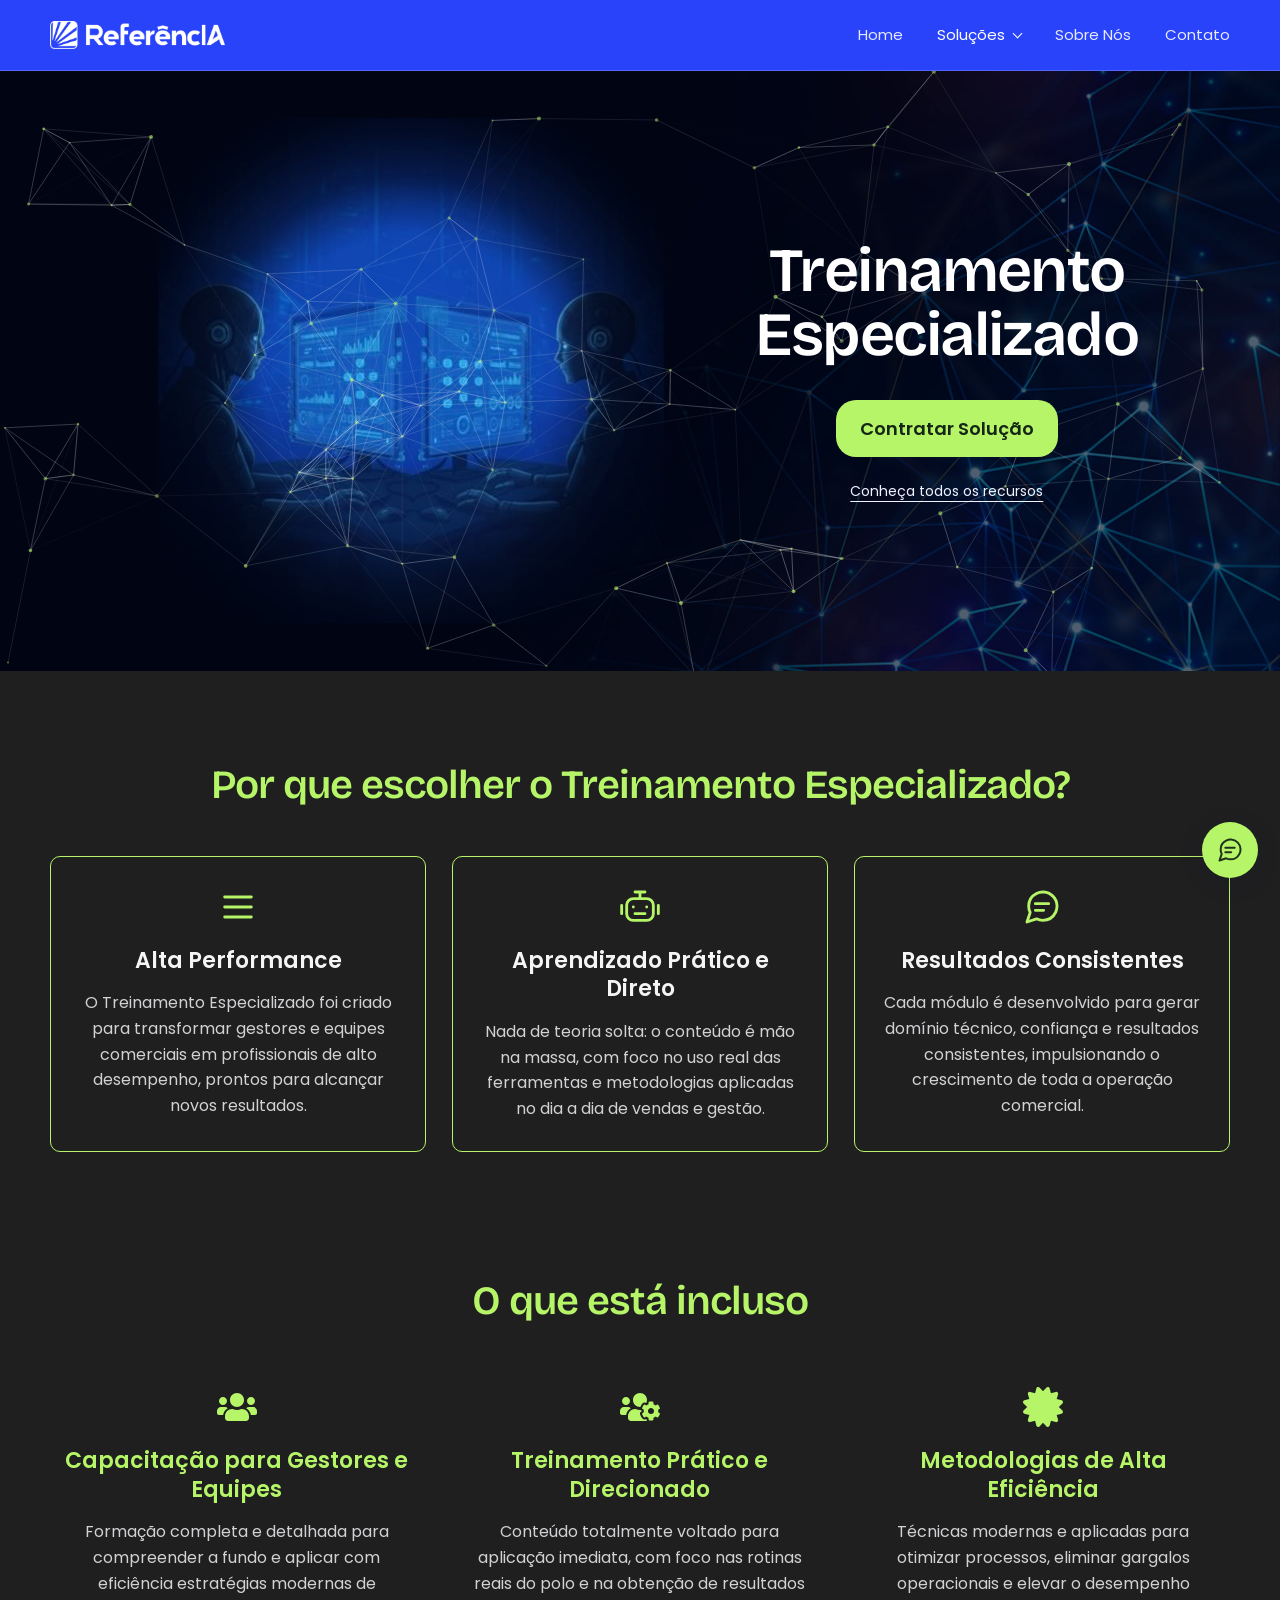
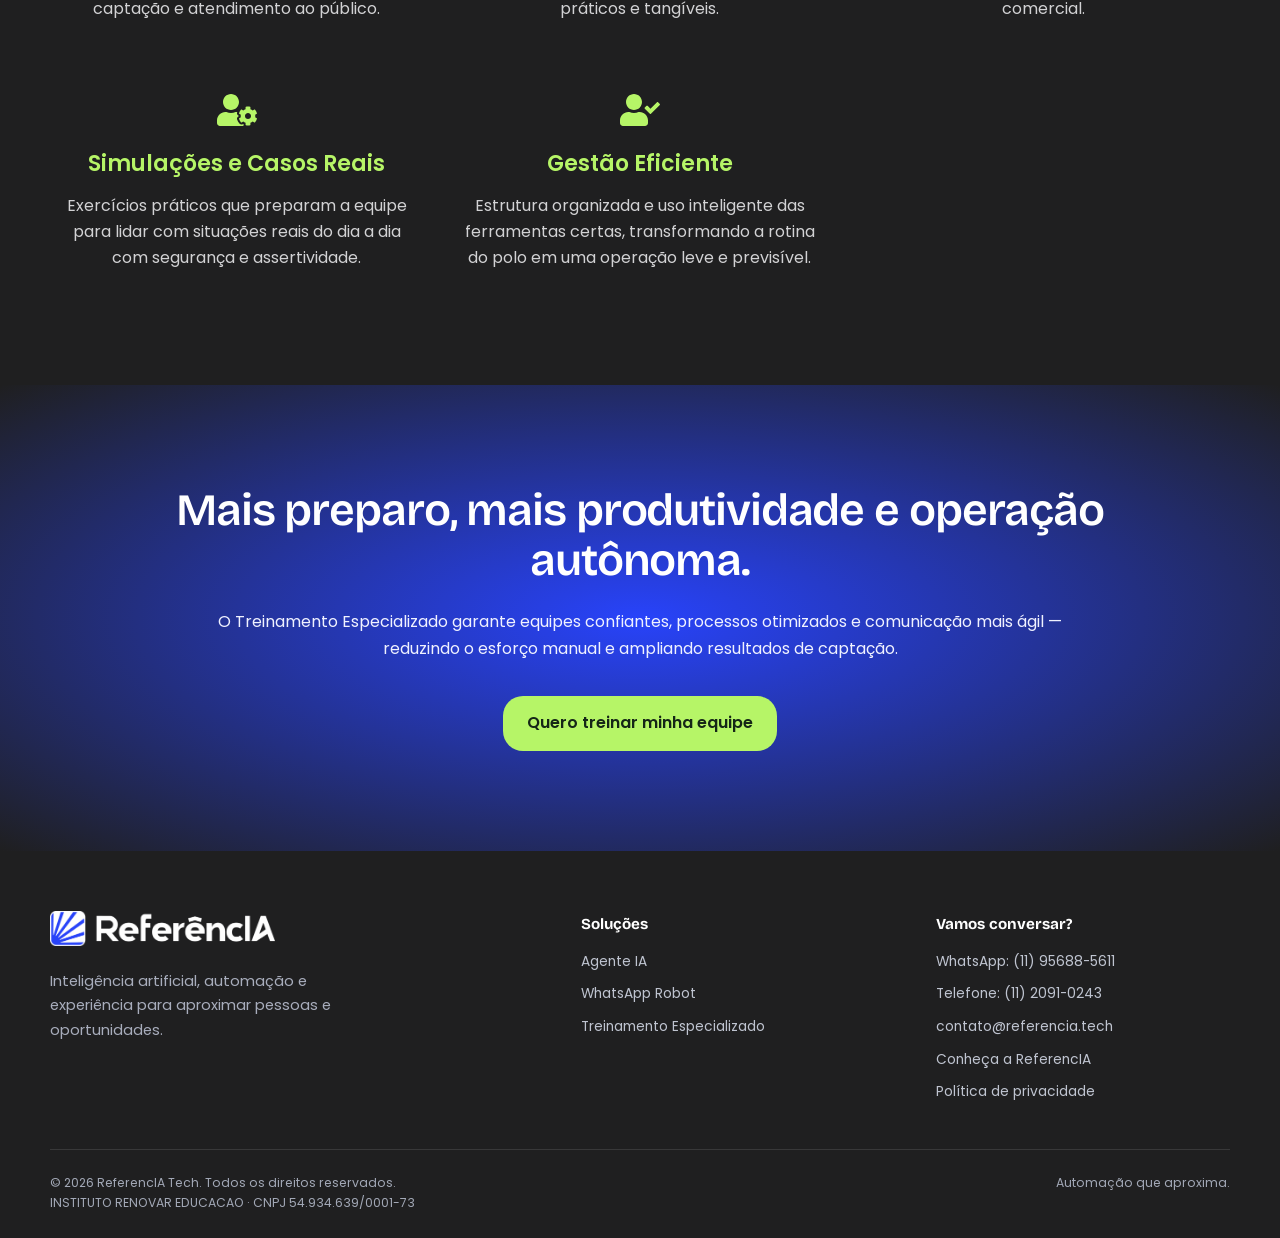
<file: treinamento-especializado/index.html>
<!doctype html>
<html lang="pt-BR"><head><meta charset="utf-8"><meta name="viewport" content="width=device-width, initial-scale=1"><title>Treinamento Especializado | ReferencIA Tech</title><meta name="description" content="Transforme ferramentas em uma rotina de trabalho mais eficiente, com capacitação para gestores e equipes."><meta name="theme-color" content="#2843fa"><meta name="robots" content="index, follow"><link rel="canonical" href="https://referencia.tech/treinamento-especializado/"><meta property="og:type" content="website"><meta property="og:locale" content="pt_BR"><meta property="og:site_name" content="ReferencIA Tech"><meta property="og:title" content="Treinamento Especializado | ReferencIA Tech"><meta property="og:description" content="Transforme ferramentas em uma rotina de trabalho mais eficiente, com capacitação para gestores e equipes."><meta property="og:url" content="https://referencia.tech/treinamento-especializado/"><meta property="og:image" content="https://referencia.tech/wp-content/uploads/2025/11/Diferenciais-6.jpg"><meta name="twitter:card" content="summary_large_image"><link rel="icon" type="image/png" href="../assets/favicon.png"><link rel="preload" href="../assets/brand.woff2" as="font" type="font/woff2" crossorigin><link rel="stylesheet" href="../assets/site.css?v=20260930-10"><script defer src="../assets/background.js?v=20260929-8"></script><script defer src="../assets/site.js?v=20260929-4"></script><script type="application/ld+json">{"@context": "https://schema.org", "@type": "Organization", "name": "ReferencIA Tech", "legalName": "INSTITUTO RENOVAR EDUCACAO", "url": "https://referencia.tech/", "email": "contato@referencia.tech", "telephone": "+5511956885611"}</script><noscript><style>.menu-toggle{display:none}@media(max-width:720px){.nav-wrap{height:auto;flex-wrap:wrap;padding-block:20px}.nav-links{display:flex;position:static;padding:0;box-shadow:none;background:transparent;width:100%}}[data-contact-form]{display:none}</style></noscript></head><body class="reference-page"><a href="#conteudo" class="skip-link">Pular para o conteúdo</a>
<header class="header"><div class="container nav-wrap"><a class="brand" href="../" aria-label="ReferencIA Tech — página inicial"><img src="../assets/logo.png?v=20260929-4" width="1024" height="161" alt="ReferencIA"></a>
<button class="menu-toggle" data-menu-toggle aria-expanded="false" aria-controls="menu-principal" aria-label="Abrir menu"><svg class="icon" viewBox="0 0 24 24" aria-hidden="true"><path d="M4 6h16M4 12h16M4 18h16"/></svg></button>
<nav class="nav-links" id="menu-principal" data-menu aria-label="Navegação principal"><a href="../">Home</a><details class="nav-solutions"><summary>Soluções</summary><div class="nav-solutions-panel"><a href="../solucoes/">Todas as soluções</a><a href="../agente-ia/">Agente IA</a><a href="../whatsapp-robot/">WhatsApp Robot</a><a href="../treinamento-especializado/">Treinamento Especializado</a></div></details><a href="../sobre-nos/">Sobre Nós</a><a href="../contato/">Contato</a></nav></div></header><main id="conteudo">
<section class="service-hero"><div id="hero-particles" class="hero-particles" data-particles aria-hidden="true"></div><picture class="service-art"><source media="(max-width: 720px)" srcset="../assets/reference/Banners-Mobile-site-ReferencIA-Atendimento-1.0.jpg"><img src="../assets/reference/Banners-site-ReferencIA-Atendimento-1.0.jpg" alt="" width="1920" height="1080" fetchpriority="high"></picture><div class="container service-hero-layout"><div class="service-hero-copy"><h1>Treinamento Especializado</h1><a class="button lime" href="#contratar">Contratar Solução</a><a class="service-details" href="#detalhes">Conheça todos os recursos</a></div></div></section><section class="section reference-section reference-dark" id="detalhes"><div class="container"><div class="reference-heading"><h2>Por que escolher o Treinamento Especializado?</h2></div><div class="reference-grid why-grid"><article class="reference-feature "><span class="reference-icon"><svg class="icon" viewBox="0 0 24 24" aria-hidden="true"><path d="M4 6h16M4 12h16M4 18h16"/></svg></span><h3>Alta Performance</h3><p>O Treinamento Especializado foi criado para transformar gestores e equipes comerciais em profissionais de alto desempenho, prontos para alcançar novos resultados.</p></article><article class="reference-feature "><span class="reference-icon"><svg class="icon" viewBox="0 0 24 24" aria-hidden="true"><rect x="4" y="7" width="16" height="13" rx="4"/><path d="M12 7V3m-3 0h6M1 11v5m22-5v5M8 12h.01M16 12h.01M9 16h6"/></svg></span><h3>Aprendizado Prático e Direto</h3><p>Nada de teoria solta: o conteúdo é mão na massa, com foco no uso real das ferramentas e metodologias aplicadas no dia a dia de vendas e gestão.</p></article><article class="reference-feature "><span class="reference-icon"><svg class="icon" viewBox="0 0 24 24" aria-hidden="true"><path d="M21 11.5a8.4 8.4 0 0 1-.9 3.8 8.5 8.5 0 0 1-7.6 4.7 8.4 8.4 0 0 1-3.8-.9L3 21l1.9-5.7a8.4 8.4 0 0 1-.9-3.8 8.5 8.5 0 0 1 4.7-7.6 8.4 8.4 0 0 1 3.8-.9h.5a8.5 8.5 0 0 1 8 8v.5Z"/><path d="M8 10h8m-8 4h5"/></svg></span><h3>Resultados Consistentes</h3><p>Cada módulo é desenvolvido para gerar domínio técnico, confiança e resultados consistentes, impulsionando o crescimento de toda a operação comercial.</p></article></div></div></section><section class="section reference-section reference-dark included-section" id="incluso"><div class="container"><div class="reference-heading"><h2>O que está incluso</h2></div><div class="reference-grid inclusions"><article class="reference-feature "><span class="reference-icon"><svg aria-hidden="true" class="icon original-icon" viewbox="0 0 640 512" xmlns="http://www.w3.org/2000/svg" focusable="false"><path d="M96 224c35.3 0 64-28.7 64-64s-28.7-64-64-64-64 28.7-64 64 28.7 64 64 64zm448 0c35.3 0 64-28.7 64-64s-28.7-64-64-64-64 28.7-64 64 28.7 64 64 64zm32 32h-64c-17.6 0-33.5 7.1-45.1 18.6 40.3 22.1 68.9 62 75.1 109.4h66c17.7 0 32-14.3 32-32v-32c0-35.3-28.7-64-64-64zm-256 0c61.9 0 112-50.1 112-112S381.9 32 320 32 208 82.1 208 144s50.1 112 112 112zm76.8 32h-8.3c-20.8 10-43.9 16-68.5 16s-47.6-6-68.5-16h-8.3C179.6 288 128 339.6 128 403.2V432c0 26.5 21.5 48 48 48h288c26.5 0 48-21.5 48-48v-28.8c0-63.6-51.6-115.2-115.2-115.2zm-223.7-13.4C161.5 263.1 145.6 256 128 256H64c-35.3 0-64 28.7-64 64v32c0 17.7 14.3 32 32 32h65.9c6.3-47.4 34.9-87.3 75.2-109.4z"></path></svg></span><h3>Capacitação para Gestores e Equipes</h3><p>Formação completa e detalhada para compreender a fundo e aplicar com eficiência estratégias modernas de captação e atendimento ao público.</p></article><article class="reference-feature "><span class="reference-icon"><svg aria-hidden="true" class="icon original-icon" viewbox="0 0 640 512" xmlns="http://www.w3.org/2000/svg" focusable="false"><path d="M610.5 341.3c2.6-14.1 2.6-28.5 0-42.6l25.8-14.9c3-1.7 4.3-5.2 3.3-8.5-6.7-21.6-18.2-41.2-33.2-57.4-2.3-2.5-6-3.1-9-1.4l-25.8 14.9c-10.9-9.3-23.4-16.5-36.9-21.3v-29.8c0-3.4-2.4-6.4-5.7-7.1-22.3-5-45-4.8-66.2 0-3.3.7-5.7 3.7-5.7 7.1v29.8c-13.5 4.8-26 12-36.9 21.3l-25.8-14.9c-2.9-1.7-6.7-1.1-9 1.4-15 16.2-26.5 35.8-33.2 57.4-1 3.3.4 6.8 3.3 8.5l25.8 14.9c-2.6 14.1-2.6 28.5 0 42.6l-25.8 14.9c-3 1.7-4.3 5.2-3.3 8.5 6.7 21.6 18.2 41.1 33.2 57.4 2.3 2.5 6 3.1 9 1.4l25.8-14.9c10.9 9.3 23.4 16.5 36.9 21.3v29.8c0 3.4 2.4 6.4 5.7 7.1 22.3 5 45 4.8 66.2 0 3.3-.7 5.7-3.7 5.7-7.1v-29.8c13.5-4.8 26-12 36.9-21.3l25.8 14.9c2.9 1.7 6.7 1.1 9-1.4 15-16.2 26.5-35.8 33.2-57.4 1-3.3-.4-6.8-3.3-8.5l-25.8-14.9zM496 368.5c-26.8 0-48.5-21.8-48.5-48.5s21.8-48.5 48.5-48.5 48.5 21.8 48.5 48.5-21.7 48.5-48.5 48.5zM96 224c35.3 0 64-28.7 64-64s-28.7-64-64-64-64 28.7-64 64 28.7 64 64 64zm224 32c1.9 0 3.7-.5 5.6-.6 8.3-21.7 20.5-42.1 36.3-59.2 7.4-8 17.9-12.6 28.9-12.6 6.9 0 13.7 1.8 19.6 5.3l7.9 4.6c.8-.5 1.6-.9 2.4-1.4 7-14.6 11.2-30.8 11.2-48 0-61.9-50.1-112-112-112S208 82.1 208 144c0 61.9 50.1 112 112 112zm105.2 194.5c-2.3-1.2-4.6-2.6-6.8-3.9-8.2 4.8-15.3 9.8-27.5 9.8-10.9 0-21.4-4.6-28.9-12.6-18.3-19.8-32.3-43.9-40.2-69.6-10.7-34.5 24.9-49.7 25.8-50.3-.1-2.6-.1-5.2 0-7.8l-7.9-4.6c-3.8-2.2-7-5-9.8-8.1-3.3.2-6.5.6-9.8.6-24.6 0-47.6-6-68.5-16h-8.3C179.6 288 128 339.6 128 403.2V432c0 26.5 21.5 48 48 48h255.4c-3.7-6-6.2-12.8-6.2-20.3v-9.2zM173.1 274.6C161.5 263.1 145.6 256 128 256H64c-35.3 0-64 28.7-64 64v32c0 17.7 14.3 32 32 32h65.9c6.3-47.4 34.9-87.3 75.2-109.4z"></path></svg></span><h3>Treinamento Prático e Direcionado</h3><p>Conteúdo totalmente voltado para aplicação imediata, com foco nas rotinas reais do polo e na obtenção de resultados práticos e tangíveis.</p></article><article class="reference-feature "><span class="reference-icon"><svg aria-hidden="true" class="icon original-icon" viewbox="0 0 512 512" xmlns="http://www.w3.org/2000/svg" focusable="false"><path d="M458.622 255.92l45.985-45.005c13.708-12.977 7.316-36.039-10.664-40.339l-62.65-15.99 17.661-62.015c4.991-17.838-11.829-34.663-29.661-29.671l-61.994 17.667-15.984-62.671C337.085.197 313.765-6.276 300.99 7.228L256 53.57 211.011 7.229c-12.63-13.351-36.047-7.234-40.325 10.668l-15.984 62.671-61.995-17.667C74.87 57.907 58.056 74.738 63.046 92.572l17.661 62.015-62.65 15.99C.069 174.878-6.31 197.944 7.392 210.915l45.985 45.005-45.985 45.004c-13.708 12.977-7.316 36.039 10.664 40.339l62.65 15.99-17.661 62.015c-4.991 17.838 11.829 34.663 29.661 29.671l61.994-17.667 15.984 62.671c4.439 18.575 27.696 24.018 40.325 10.668L256 458.61l44.989 46.001c12.5 13.488 35.987 7.486 40.325-10.668l15.984-62.671 61.994 17.667c17.836 4.994 34.651-11.837 29.661-29.671l-17.661-62.015 62.65-15.99c17.987-4.302 24.366-27.367 10.664-40.339l-45.984-45.004z"></path></svg></span><h3>Metodologias de Alta Eficiência</h3><p>Técnicas modernas e aplicadas para otimizar processos, eliminar gargalos operacionais e elevar o desempenho comercial.</p></article><article class="reference-feature "><span class="reference-icon"><svg aria-hidden="true" class="icon original-icon" viewbox="0 0 640 512" xmlns="http://www.w3.org/2000/svg" focusable="false"><path d="M610.5 373.3c2.6-14.1 2.6-28.5 0-42.6l25.8-14.9c3-1.7 4.3-5.2 3.3-8.5-6.7-21.6-18.2-41.2-33.2-57.4-2.3-2.5-6-3.1-9-1.4l-25.8 14.9c-10.9-9.3-23.4-16.5-36.9-21.3v-29.8c0-3.4-2.4-6.4-5.7-7.1-22.3-5-45-4.8-66.2 0-3.3.7-5.7 3.7-5.7 7.1v29.8c-13.5 4.8-26 12-36.9 21.3l-25.8-14.9c-2.9-1.7-6.7-1.1-9 1.4-15 16.2-26.5 35.8-33.2 57.4-1 3.3.4 6.8 3.3 8.5l25.8 14.9c-2.6 14.1-2.6 28.5 0 42.6l-25.8 14.9c-3 1.7-4.3 5.2-3.3 8.5 6.7 21.6 18.2 41.1 33.2 57.4 2.3 2.5 6 3.1 9 1.4l25.8-14.9c10.9 9.3 23.4 16.5 36.9 21.3v29.8c0 3.4 2.4 6.4 5.7 7.1 22.3 5 45 4.8 66.2 0 3.3-.7 5.7-3.7 5.7-7.1v-29.8c13.5-4.8 26-12 36.9-21.3l25.8 14.9c2.9 1.7 6.7 1.1 9-1.4 15-16.2 26.5-35.8 33.2-57.4 1-3.3-.4-6.8-3.3-8.5l-25.8-14.9zM496 400.5c-26.8 0-48.5-21.8-48.5-48.5s21.8-48.5 48.5-48.5 48.5 21.8 48.5 48.5-21.7 48.5-48.5 48.5zM224 256c70.7 0 128-57.3 128-128S294.7 0 224 0 96 57.3 96 128s57.3 128 128 128zm201.2 226.5c-2.3-1.2-4.6-2.6-6.8-3.9l-7.9 4.6c-6 3.4-12.8 5.3-19.6 5.3-10.9 0-21.4-4.6-28.9-12.6-18.3-19.8-32.3-43.9-40.2-69.6-5.5-17.7 1.9-36.4 17.9-45.7l7.9-4.6c-.1-2.6-.1-5.2 0-7.8l-7.9-4.6c-16-9.2-23.4-28-17.9-45.7.9-2.9 2.2-5.8 3.2-8.7-3.8-.3-7.5-1.2-11.4-1.2h-16.7c-22.2 10.2-46.9 16-72.9 16s-50.6-5.8-72.9-16h-16.7C60.2 288 0 348.2 0 422.4V464c0 26.5 21.5 48 48 48h352c10.1 0 19.5-3.2 27.2-8.5-1.2-3.8-2-7.7-2-11.8v-9.2z"></path></svg></span><h3>Simulações e Casos Reais</h3><p>Exercícios práticos que preparam a equipe para lidar com situações reais do dia a dia com segurança e assertividade.</p></article><article class="reference-feature "><span class="reference-icon"><svg aria-hidden="true" class="icon original-icon" viewbox="0 0 640 512" xmlns="http://www.w3.org/2000/svg" focusable="false"><path d="M224 256c70.7 0 128-57.3 128-128S294.7 0 224 0 96 57.3 96 128s57.3 128 128 128zm89.6 32h-16.7c-22.2 10.2-46.9 16-72.9 16s-50.6-5.8-72.9-16h-16.7C60.2 288 0 348.2 0 422.4V464c0 26.5 21.5 48 48 48h352c26.5 0 48-21.5 48-48v-41.6c0-74.2-60.2-134.4-134.4-134.4zm323-128.4l-27.8-28.1c-4.6-4.7-12.1-4.7-16.8-.1l-104.8 104-45.5-45.8c-4.6-4.7-12.1-4.7-16.8-.1l-28.1 27.9c-4.7 4.6-4.7 12.1-.1 16.8l81.7 82.3c4.6 4.7 12.1 4.7 16.8.1l141.3-140.2c4.6-4.7 4.7-12.2.1-16.8z"></path></svg></span><h3>Gestão Eficiente</h3><p>Estrutura organizada e uso inteligente das ferramentas certas, transformando a rotina do polo em uma operação leve e previsível.</p></article></div></div></section><section class="section reference-section reference-cta" id="contratar"><div class="container"><div class="reference-heading"><h2>Mais preparo, mais produtividade e operação autônoma.</h2><p class="">O Treinamento Especializado garante equipes confiantes, processos otimizados e comunicação mais ágil — reduzindo o esforço manual e ampliando resultados de captação.</p><a class="button lime" href="../contato/#contato">Quero treinar minha equipe</a></div></div></section>
</main><footer class="footer"><div class="container"><div class="footer-top"><div class="footer-about"><a class="brand" href="../" aria-label="ReferencIA Tech — início"><img src="../assets/logo.png?v=20260929-4" width="1024" height="161" alt="ReferencIA"></a><p>Inteligência artificial, automação e experiência para aproximar pessoas e oportunidades.</p></div><div><h3>Soluções</h3><div class="footer-links"><a href="../agente-ia/">Agente IA</a><a href="../whatsapp-robot/">WhatsApp Robot</a><a href="../treinamento-especializado/">Treinamento Especializado</a></div></div><div><h3>Vamos conversar?</h3><div class="footer-links"><a href="https://wa.me/5511956885611?text=Ol%C3%A1%21%20Quero%20conhecer%20as%20solu%C3%A7%C3%B5es%20da%20ReferencIA%20Tech." target="_blank" rel="noopener noreferrer">WhatsApp: (11) 95688-5611</a><a href="tel:+551120910243">Telefone: (11) 2091-0243</a><a href="mailto:contato@referencia.tech">contato@referencia.tech</a><a href="../sobre-nos/">Conheça a ReferencIA</a><a href="../politica-de-privacidade/">Política de privacidade</a></div></div></div><div class="footer-legal"><p>© 2026 ReferencIA Tech. Todos os direitos reservados.<br>INSTITUTO RENOVAR EDUCACAO · CNPJ 54.934.639/0001-73</p><span>Automação que aproxima.</span></div></div></footer><a class="whatsapp-float" href="https://wa.me/5511956885611?text=Ol%C3%A1%21%20Quero%20conhecer%20as%20solu%C3%A7%C3%B5es%20da%20ReferencIA%20Tech." target="_blank" rel="noopener noreferrer" aria-label="Conversar com a ReferencIA pelo WhatsApp"><svg class="icon" viewBox="0 0 24 24" aria-hidden="true"><path d="M21 11.5a8.4 8.4 0 0 1-.9 3.8 8.5 8.5 0 0 1-7.6 4.7 8.4 8.4 0 0 1-3.8-.9L3 21l1.9-5.7a8.4 8.4 0 0 1-.9-3.8 8.5 8.5 0 0 1 4.7-7.6 8.4 8.4 0 0 1 3.8-.9h.5a8.5 8.5 0 0 1 8 8v.5Z"/><path d="M8 10h8m-8 4h5"/></svg></a></body></html>
</file>
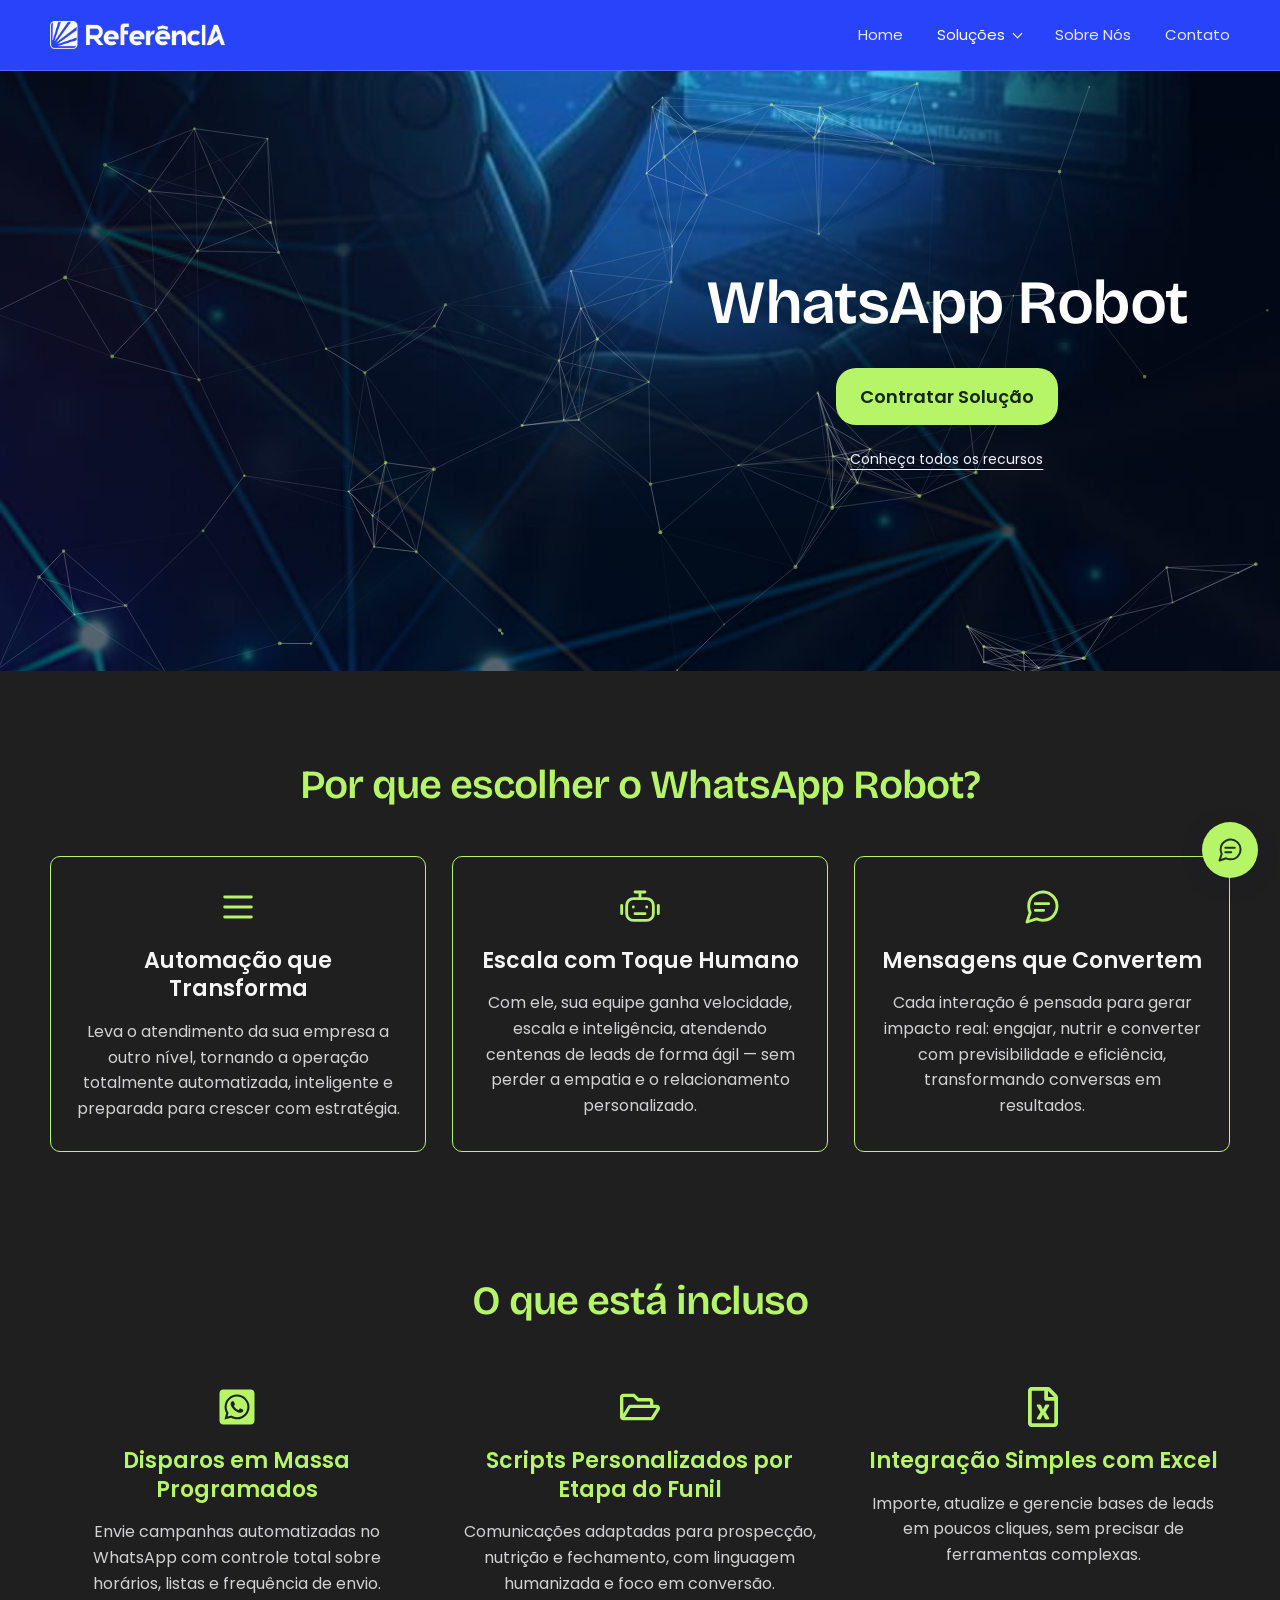
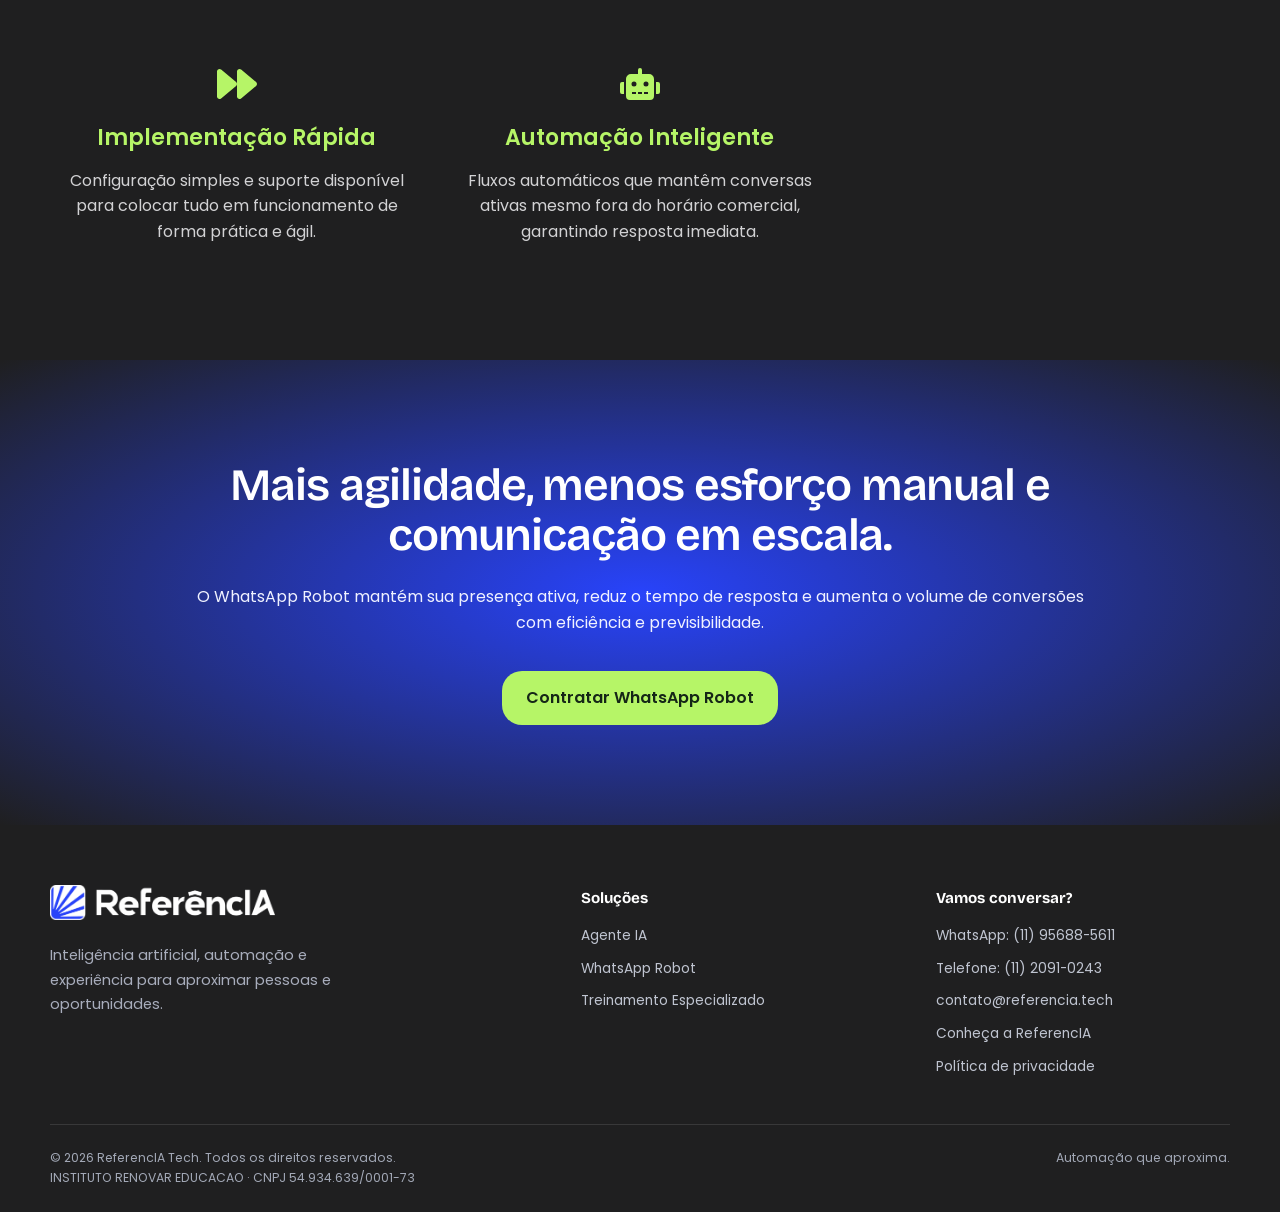
<file: whatsapp-robot/index.html>
<!doctype html>
<html lang="pt-BR"><head><meta charset="utf-8"><meta name="viewport" content="width=device-width, initial-scale=1"><title>WhatsApp Robot | ReferencIA Tech</title><meta name="description" content="Organize o contato com sua base e mantenha conversas relevantes, com mensagens personalizadas e processos conectados."><meta name="theme-color" content="#2843fa"><meta name="robots" content="index, follow"><link rel="canonical" href="https://referencia.tech/whatsapp-robot/"><meta property="og:type" content="website"><meta property="og:locale" content="pt_BR"><meta property="og:site_name" content="ReferencIA Tech"><meta property="og:title" content="WhatsApp Robot | ReferencIA Tech"><meta property="og:description" content="Organize o contato com sua base e mantenha conversas relevantes, com mensagens personalizadas e processos conectados."><meta property="og:url" content="https://referencia.tech/whatsapp-robot/"><meta property="og:image" content="https://referencia.tech/wp-content/uploads/2025/11/Diferenciais-6.jpg"><meta name="twitter:card" content="summary_large_image"><link rel="icon" type="image/png" href="../assets/favicon.png"><link rel="preload" href="../assets/brand.woff2" as="font" type="font/woff2" crossorigin><link rel="stylesheet" href="../assets/site.css?v=20260930-10"><script defer src="../assets/background.js?v=20260929-8"></script><script defer src="../assets/site.js?v=20260929-4"></script><script type="application/ld+json">{"@context": "https://schema.org", "@type": "Organization", "name": "ReferencIA Tech", "legalName": "INSTITUTO RENOVAR EDUCACAO", "url": "https://referencia.tech/", "email": "contato@referencia.tech", "telephone": "+5511956885611"}</script><noscript><style>.menu-toggle{display:none}@media(max-width:720px){.nav-wrap{height:auto;flex-wrap:wrap;padding-block:20px}.nav-links{display:flex;position:static;padding:0;box-shadow:none;background:transparent;width:100%}}[data-contact-form]{display:none}</style></noscript></head><body class="reference-page"><a href="#conteudo" class="skip-link">Pular para o conteúdo</a>
<header class="header"><div class="container nav-wrap"><a class="brand" href="../" aria-label="ReferencIA Tech — página inicial"><img src="../assets/logo.png?v=20260929-4" width="1024" height="161" alt="ReferencIA"></a>
<button class="menu-toggle" data-menu-toggle aria-expanded="false" aria-controls="menu-principal" aria-label="Abrir menu"><svg class="icon" viewBox="0 0 24 24" aria-hidden="true"><path d="M4 6h16M4 12h16M4 18h16"/></svg></button>
<nav class="nav-links" id="menu-principal" data-menu aria-label="Navegação principal"><a href="../">Home</a><details class="nav-solutions"><summary>Soluções</summary><div class="nav-solutions-panel"><a href="../solucoes/">Todas as soluções</a><a href="../agente-ia/">Agente IA</a><a href="../whatsapp-robot/">WhatsApp Robot</a><a href="../treinamento-especializado/">Treinamento Especializado</a></div></details><a href="../sobre-nos/">Sobre Nós</a><a href="../contato/">Contato</a></nav></div></header><main id="conteudo">
<section class="service-hero"><div id="hero-particles" class="hero-particles" data-particles aria-hidden="true"></div><picture class="service-art"><source media="(max-width: 720px)" srcset="../assets/reference/Banners-Mobile-site-ReferencIA-WhatsApp-1.0.jpg"><img src="../assets/reference/Banners-site-ReferencIA-WhatsApp-1.0.jpg" alt="" width="1920" height="1080" fetchpriority="high"></picture><div class="container service-hero-layout"><div class="service-hero-copy"><h1>WhatsApp Robot</h1><a class="button lime" href="#contratar">Contratar Solução</a><a class="service-details" href="#detalhes">Conheça todos os recursos</a></div></div></section><section class="section reference-section reference-dark" id="detalhes"><div class="container"><div class="reference-heading"><h2>Por que escolher o WhatsApp Robot?</h2></div><div class="reference-grid why-grid"><article class="reference-feature "><span class="reference-icon"><svg class="icon" viewBox="0 0 24 24" aria-hidden="true"><path d="M4 6h16M4 12h16M4 18h16"/></svg></span><h3>Automação que Transforma</h3><p>Leva o atendimento da sua empresa a outro nível, tornando a operação totalmente automatizada, inteligente e preparada para crescer com estratégia.</p></article><article class="reference-feature "><span class="reference-icon"><svg class="icon" viewBox="0 0 24 24" aria-hidden="true"><rect x="4" y="7" width="16" height="13" rx="4"/><path d="M12 7V3m-3 0h6M1 11v5m22-5v5M8 12h.01M16 12h.01M9 16h6"/></svg></span><h3>Escala com Toque Humano</h3><p>Com ele, sua equipe ganha velocidade, escala e inteligência, atendendo centenas de leads de forma ágil — sem perder a empatia e o relacionamento personalizado.</p></article><article class="reference-feature "><span class="reference-icon"><svg class="icon" viewBox="0 0 24 24" aria-hidden="true"><path d="M21 11.5a8.4 8.4 0 0 1-.9 3.8 8.5 8.5 0 0 1-7.6 4.7 8.4 8.4 0 0 1-3.8-.9L3 21l1.9-5.7a8.4 8.4 0 0 1-.9-3.8 8.5 8.5 0 0 1 4.7-7.6 8.4 8.4 0 0 1 3.8-.9h.5a8.5 8.5 0 0 1 8 8v.5Z"/><path d="M8 10h8m-8 4h5"/></svg></span><h3>Mensagens que Convertem</h3><p>Cada interação é pensada para gerar impacto real: engajar, nutrir e converter com previsibilidade e eficiência, transformando conversas em resultados.</p></article></div></div></section><section class="section reference-section reference-dark included-section" id="incluso"><div class="container"><div class="reference-heading"><h2>O que está incluso</h2></div><div class="reference-grid inclusions"><article class="reference-feature "><span class="reference-icon"><svg aria-hidden="true" class="icon original-icon" viewbox="0 0 448 512" xmlns="http://www.w3.org/2000/svg" focusable="false"><path d="M224 122.8c-72.7 0-131.8 59.1-131.9 131.8 0 24.9 7 49.2 20.2 70.1l3.1 5-13.3 48.6 49.9-13.1 4.8 2.9c20.2 12 43.4 18.4 67.1 18.4h.1c72.6 0 133.3-59.1 133.3-131.8 0-35.2-15.2-68.3-40.1-93.2-25-25-58-38.7-93.2-38.7zm77.5 188.4c-3.3 9.3-19.1 17.7-26.7 18.8-12.6 1.9-22.4.9-47.5-9.9-39.7-17.2-65.7-57.2-67.7-59.8-2-2.6-16.2-21.5-16.2-41s10.2-29.1 13.9-33.1c3.6-4 7.9-5 10.6-5 2.6 0 5.3 0 7.6.1 2.4.1 5.7-.9 8.9 6.8 3.3 7.9 11.2 27.4 12.2 29.4s1.7 4.3.3 6.9c-7.6 15.2-15.7 14.6-11.6 21.6 15.3 26.3 30.6 35.4 53.9 47.1 4 2 6.3 1.7 8.6-1 2.3-2.6 9.9-11.6 12.5-15.5 2.6-4 5.3-3.3 8.9-2 3.6 1.3 23.1 10.9 27.1 12.9s6.6 3 7.6 4.6c.9 1.9.9 9.9-2.4 19.1zM400 32H48C21.5 32 0 53.5 0 80v352c0 26.5 21.5 48 48 48h352c26.5 0 48-21.5 48-48V80c0-26.5-21.5-48-48-48zM223.9 413.2c-26.6 0-52.7-6.7-75.8-19.3L64 416l22.5-82.2c-13.9-24-21.2-51.3-21.2-79.3C65.4 167.1 136.5 96 223.9 96c42.4 0 82.2 16.5 112.2 46.5 29.9 30 47.9 69.8 47.9 112.2 0 87.4-72.7 158.5-160.1 158.5z"></path></svg></span><h3>Disparos em Massa Programados</h3><p>Envie campanhas automatizadas no WhatsApp com controle total sobre horários, listas e frequência de envio.</p></article><article class="reference-feature "><span class="reference-icon"><svg aria-hidden="true" class="icon original-icon" viewbox="0 0 576 512" xmlns="http://www.w3.org/2000/svg" focusable="false"><path d="M527.9 224H480v-48c0-26.5-21.5-48-48-48H272l-64-64H48C21.5 64 0 85.5 0 112v288c0 26.5 21.5 48 48 48h400c16.5 0 31.9-8.5 40.7-22.6l79.9-128c20-31.9-3-73.4-40.7-73.4zM48 118c0-3.3 2.7-6 6-6h134.1l64 64H426c3.3 0 6 2.7 6 6v42H152c-16.8 0-32.4 8.8-41.1 23.2L48 351.4zm400 282H72l77.2-128H528z"></path></svg></span><h3>Scripts Personalizados por Etapa do Funil</h3><p>Comunicações adaptadas para prospecção, nutrição e fechamento, com linguagem humanizada e foco em conversão.</p></article><article class="reference-feature "><span class="reference-icon"><svg aria-hidden="true" class="icon original-icon" viewbox="0 0 384 512" xmlns="http://www.w3.org/2000/svg" focusable="false"><path d="M369.9 97.9L286 14C277 5 264.8-.1 252.1-.1H48C21.5 0 0 21.5 0 48v416c0 26.5 21.5 48 48 48h288c26.5 0 48-21.5 48-48V131.9c0-12.7-5.1-25-14.1-34zM332.1 128H256V51.9l76.1 76.1zM48 464V48h160v104c0 13.3 10.7 24 24 24h104v288H48zm212-240h-28.8c-4.4 0-8.4 2.4-10.5 6.3-18 33.1-22.2 42.4-28.6 57.7-13.9-29.1-6.9-17.3-28.6-57.7-2.1-3.9-6.2-6.3-10.6-6.3H124c-9.3 0-15 10-10.4 18l46.3 78-46.3 78c-4.7 8 1.1 18 10.4 18h28.9c4.4 0 8.4-2.4 10.5-6.3 21.7-40 23-45 28.6-57.7 14.9 30.2 5.9 15.9 28.6 57.7 2.1 3.9 6.2 6.3 10.6 6.3H260c9.3 0 15-10 10.4-18L224 320c.7-1.1 30.3-50.5 46.3-78 4.7-8-1.1-18-10.3-18z"></path></svg></span><h3>Integração Simples com Excel</h3><p>Importe, atualize e gerencie bases de leads em poucos cliques, sem precisar de ferramentas complexas.</p></article><article class="reference-feature "><span class="reference-icon"><svg aria-hidden="true" class="icon original-icon" viewbox="0 0 512 512" xmlns="http://www.w3.org/2000/svg" focusable="false"><path d="M500.5 231.4l-192-160C287.9 54.3 256 68.6 256 96v320c0 27.4 31.9 41.8 52.5 24.6l192-160c15.3-12.8 15.3-36.4 0-49.2zm-256 0l-192-160C31.9 54.3 0 68.6 0 96v320c0 27.4 31.9 41.8 52.5 24.6l192-160c15.3-12.8 15.3-36.4 0-49.2z"></path></svg></span><h3>Implementação Rápida</h3><p>Configuração simples e suporte disponível para colocar tudo em funcionamento de forma prática e ágil.</p></article><article class="reference-feature "><span class="reference-icon"><svg aria-hidden="true" class="icon original-icon" viewbox="0 0 640 512" xmlns="http://www.w3.org/2000/svg" focusable="false"><path d="M32,224H64V416H32A31.96166,31.96166,0,0,1,0,384V256A31.96166,31.96166,0,0,1,32,224Zm512-48V448a64.06328,64.06328,0,0,1-64,64H160a64.06328,64.06328,0,0,1-64-64V176a79.974,79.974,0,0,1,80-80H288V32a32,32,0,0,1,64,0V96H464A79.974,79.974,0,0,1,544,176ZM264,256a40,40,0,1,0-40,40A39.997,39.997,0,0,0,264,256Zm-8,128H192v32h64Zm96,0H288v32h64ZM456,256a40,40,0,1,0-40,40A39.997,39.997,0,0,0,456,256Zm-8,128H384v32h64ZM640,256V384a31.96166,31.96166,0,0,1-32,32H576V224h32A31.96166,31.96166,0,0,1,640,256Z"></path></svg></span><h3>Automação Inteligente</h3><p>Fluxos automáticos que mantêm conversas ativas mesmo fora do horário comercial, garantindo resposta imediata.</p></article></div></div></section><section class="section reference-section reference-cta" id="contratar"><div class="container"><div class="reference-heading"><h2>Mais agilidade, menos esforço manual e comunicação em escala.</h2><p class="">O WhatsApp Robot mantém sua presença ativa, reduz o tempo de resposta e aumenta o volume de conversões com eficiência e previsibilidade.</p><a class="button lime" href="../contato/#contato">Contratar WhatsApp Robot</a></div></div></section>
</main><footer class="footer"><div class="container"><div class="footer-top"><div class="footer-about"><a class="brand" href="../" aria-label="ReferencIA Tech — início"><img src="../assets/logo.png?v=20260929-4" width="1024" height="161" alt="ReferencIA"></a><p>Inteligência artificial, automação e experiência para aproximar pessoas e oportunidades.</p></div><div><h3>Soluções</h3><div class="footer-links"><a href="../agente-ia/">Agente IA</a><a href="../whatsapp-robot/">WhatsApp Robot</a><a href="../treinamento-especializado/">Treinamento Especializado</a></div></div><div><h3>Vamos conversar?</h3><div class="footer-links"><a href="https://wa.me/5511956885611?text=Ol%C3%A1%21%20Quero%20conhecer%20as%20solu%C3%A7%C3%B5es%20da%20ReferencIA%20Tech." target="_blank" rel="noopener noreferrer">WhatsApp: (11) 95688-5611</a><a href="tel:+551120910243">Telefone: (11) 2091-0243</a><a href="mailto:contato@referencia.tech">contato@referencia.tech</a><a href="../sobre-nos/">Conheça a ReferencIA</a><a href="../politica-de-privacidade/">Política de privacidade</a></div></div></div><div class="footer-legal"><p>© 2026 ReferencIA Tech. Todos os direitos reservados.<br>INSTITUTO RENOVAR EDUCACAO · CNPJ 54.934.639/0001-73</p><span>Automação que aproxima.</span></div></div></footer><a class="whatsapp-float" href="https://wa.me/5511956885611?text=Ol%C3%A1%21%20Quero%20conhecer%20as%20solu%C3%A7%C3%B5es%20da%20ReferencIA%20Tech." target="_blank" rel="noopener noreferrer" aria-label="Conversar com a ReferencIA pelo WhatsApp"><svg class="icon" viewBox="0 0 24 24" aria-hidden="true"><path d="M21 11.5a8.4 8.4 0 0 1-.9 3.8 8.5 8.5 0 0 1-7.6 4.7 8.4 8.4 0 0 1-3.8-.9L3 21l1.9-5.7a8.4 8.4 0 0 1-.9-3.8 8.5 8.5 0 0 1 4.7-7.6 8.4 8.4 0 0 1 3.8-.9h.5a8.5 8.5 0 0 1 8 8v.5Z"/><path d="M8 10h8m-8 4h5"/></svg></a></body></html>
</file>
<file: assets/site.css>
@font-face{font-family:Brand;src:url('./brand.woff2') format('woff2');font-display:swap;font-weight:100 900}
:root{--blue:#2843fa;--blue-deep:#1832d8;--lime:#b6f567;--ink:#1c1d21;--muted:#606373;--paper:#f6f7fb;--line:#e2e5ee;--radius:20px;--max:1180px}
*{box-sizing:border-box}html{scroll-behavior:smooth;scroll-padding-top:100px}body{margin:0;color:var(--ink);background:var(--paper);font-family:Brand,'Segoe UI',Arial,sans-serif;font-size:16px;line-height:1.65}a{color:inherit;text-decoration:none}img{display:block;max-width:100%;height:auto}button,input,select,textarea{font:inherit}button,a,input,select,textarea{-webkit-tap-highlight-color:transparent}a,button{touch-action:manipulation}button{cursor:pointer}button:disabled{cursor:wait;opacity:.7}a:focus-visible,button:focus-visible,summary:focus-visible{outline:3px solid var(--lime);outline-offset:5px}input:focus-visible,select:focus-visible,textarea:focus-visible{outline:3px solid var(--blue);outline-offset:2px}p,h1,h2,h3{margin:0}h1,h2,h3{line-height:1.12;letter-spacing:-.045em;font-weight:700}h2{font-size:clamp(2.1rem,4vw,3.25rem)}h3{font-size:1.4rem}p{color:var(--muted)}.container{width:min(var(--max),calc(100% - 64px));margin-inline:auto}.section{padding:104px 0}.eyebrow{display:inline-flex;align-items:center;gap:10px;font-size:.8rem;letter-spacing:.13em;font-weight:650;text-transform:uppercase;color:var(--blue);margin-bottom:22px}.eyebrow:before{content:'';width:24px;height:2px;background:currentColor}.button{display:inline-flex;justify-content:center;align-items:center;gap:10px;min-height:52px;padding:12px 24px;border:1px solid transparent;border-radius:9px;background:var(--blue);color:#fff;font-weight:650;line-height:1.4;transition:transform .2s,background .2s}.button:hover{background:var(--blue-deep);transform:translateY(-2px)}.button.lime{background:var(--lime);color:#152617}.button.lime:hover{background:#c5ff82}.button.outline{background:transparent;border-color:#ffffff50;color:#fff}.button.outline:hover{background:#ffffff12}.button.dark{background:var(--ink)}.button.white{background:#fff;color:var(--blue)}.actions{display:flex;flex-wrap:wrap;gap:14px}.skip-link{position:fixed;top:-100px;left:20px;padding:12px 20px;z-index:200;background:var(--lime);color:#111}.skip-link:focus{top:12px}.icon{width:26px;height:26px;fill:none;stroke:currentColor;stroke-width:1.7;stroke-linecap:round;stroke-linejoin:round;flex:none}
.header{position:sticky;top:0;z-index:50;background:var(--blue);color:#fff;border-bottom:1px solid #ffffff28}.nav-wrap{height:88px;display:flex;align-items:center;justify-content:space-between;gap:28px}.brand{display:block;flex:none}.brand img{width:214px;filter:brightness(0) invert(1)}.nav-links{display:flex;align-items:center;gap:32px}.nav-links>a{font-size:.93rem;color:#e6e9ff;transition:color .2s}.nav-links>a:hover,.nav-links>a[aria-current=page]{color:var(--lime)}.nav-links .button{min-height:44px;padding:10px 18px;color:#17241a}.menu-toggle{display:none;align-items:center;justify-content:center;width:46px;height:46px;background:none;border:1px solid #ffffff50;border-radius:8px;color:#fff}.hero{background:var(--blue);color:#fff;position:relative;overflow:hidden}.hero:before{content:'';position:absolute;inset:0;pointer-events:none;background-image:linear-gradient(#ffffff08 1px,transparent 1px),linear-gradient(90deg,#ffffff08 1px,transparent 1px);background-size:88px 88px;mask-image:linear-gradient(transparent,#000 50%,transparent)}.hero-inner{position:relative;text-align:center;padding:90px 0 62px;max-width:1010px;margin:auto}.hero .eyebrow{color:#e4e8ff;border:1px solid #ffffff32;border-radius:30px;padding:7px 16px;margin-bottom:26px;letter-spacing:.1em}.hero .eyebrow:before{display:none}.hero h1{font-size:clamp(2.8rem,6vw,5.4rem);font-weight:650;line-height:1.04;letter-spacing:-.055em}.hero h1 em{font-style:normal;color:var(--lime)}.hero .lead{font-size:1.13rem;line-height:1.7;color:#e3e8ff;max-width:670px;margin:25px auto 28px}.hero .actions{justify-content:center}.hero-note{margin-top:17px;color:#e1e5ff;font-size:.82rem}.hero-bottom{position:relative;display:flex;justify-content:space-between;align-items:center;gap:24px;padding:24px 0 28px;margin-top:25px;border-top:1px solid #ffffff30;color:#edf0ff}.hero-bottom>span{font-size:.85rem;max-width:180px;line-height:1.4}.audiences{display:flex;gap:32px;flex-wrap:wrap;font-size:.95rem;font-weight:600}.audiences span{display:flex;gap:8px;align-items:center}.audiences .icon{width:18px;height:18px;color:var(--lime)}.section-heading{display:flex;justify-content:space-between;align-items:end;gap:40px;margin-bottom:42px}.section-heading>div{max-width:600px}.section-heading>p{max-width:360px}.section-heading .eyebrow{margin-bottom:17px}.solution-grid{display:grid;grid-template-columns:repeat(2,minmax(0,1fr));gap:18px}.solution-card{border:1px solid var(--line);background:#fff;padding:30px;border-radius:var(--radius);position:relative;display:flex;flex-direction:column;min-height:330px;transition:transform .2s,border-color .2s,box-shadow .2s}.solution-card:hover{transform:translateY(-5px);border-color:#abb5ff;box-shadow:0 16px 35px #1223a10a}.card-top{display:flex;justify-content:space-between;align-items:center;margin-bottom:32px}.icon-box{display:flex;align-items:center;justify-content:center;width:52px;height:52px;border-radius:14px;background:#eef0ff;color:var(--blue)}.card-num{font-size:.8rem;color:#737887}.solution-card p{font-size:.94rem;margin:16px 0 26px}.card-link{margin-top:auto;font-size:.9rem;font-weight:650;color:var(--blue);display:inline-flex;align-items:center;gap:8px;min-height:30px}.card-link:after{content:'+';font-size:1.25rem;font-weight:400}.solution-card.featured{background:var(--blue);color:#fff;border-color:var(--blue)}.solution-card.featured .icon-box{background:var(--lime);color:#19300c}.solution-card.featured p{color:#e2e7ff}.solution-card.featured .card-num{color:#dbe0ff}.solution-card.featured .card-link{color:var(--lime)}.results{background:var(--ink);color:#fff}.results p{color:#b2b6c3}.results .eyebrow{color:var(--lime)}.benefit-grid{display:grid;grid-template-columns:repeat(4,1fr);gap:32px;margin-top:54px}.benefit{border-top:1px solid #ffffff30;padding-top:25px}.benefit .icon{color:var(--lime);margin-bottom:25px}.benefit h3{font-size:1.22rem;line-height:1.25;margin-bottom:14px}.benefit p{font-size:.95rem}.about-layout{display:grid;grid-template-columns:1fr 1fr;gap:80px;align-items:center}.about-image{position:relative;padding:0 24px 24px 0}.about-image>img{width:100%;aspect-ratio:1;object-fit:cover;border-radius:24px}.experience{position:absolute;right:0;bottom:0;background:var(--lime);border-radius:16px;padding:23px 30px;max-width:220px;box-shadow:0 14px 30px #13202515}.experience strong{font-size:3.3rem;line-height:1;letter-spacing:-.06em}.experience p{color:#20311b;line-height:1.35;font-size:.85rem;margin-top:7px}.about-copy>p{margin-top:22px}.about-copy .actions{margin-top:30px}.steps{background:#e9edff}.steps-grid{display:grid;grid-template-columns:repeat(3,1fr);gap:50px;margin-top:44px}.step-number{width:45px;height:45px;display:grid;place-items:center;border:1px solid #adb8f9;border-radius:50%;color:var(--blue);font-size:.86rem;margin-bottom:24px}.steps-grid h3{margin-bottom:15px}.steps-grid p{font-size:.97rem}.contact-layout{display:grid;grid-template-columns:.9fr 1.1fr;gap:80px}.contact-copy>p{margin-top:24px;max-width:430px}.contact-options{display:grid;gap:24px;margin-top:38px}.contact-option{display:flex;align-items:center;gap:17px}.contact-option small{display:block;color:var(--muted);font-size:.82rem}.contact-option strong{display:block;font-weight:600}.contact-option:hover strong{color:var(--blue)}.form-panel{background:#fff;border:1px solid var(--line);border-radius:24px;padding:36px}.form-panel h3{font-size:1.65rem}.form-panel>p{font-size:.91rem;margin:12px 0 27px}.form-grid{display:grid;grid-template-columns:1fr 1fr;gap:19px}.field.full{grid-column:1/-1}.field label{display:block;font-size:.85rem;font-weight:650;margin-bottom:7px}.field input{width:100%;min-width:0;min-height:49px;border:1px solid #d6dbe6;border-radius:7px;background:#fafbff;padding:11px 13px;color:var(--ink)}.field input::placeholder{color:#828897}.consent{display:flex;align-items:start;gap:10px;font-size:.8rem;color:var(--muted);margin:20px 0}.consent input{width:17px;height:17px;flex:none;margin:4px 0 0;accent-color:var(--blue)}.consent a{text-decoration:underline}.form-panel .button{width:100%}.form-status{font-size:.91rem;margin-top:16px;min-height:0;color:var(--ink)}.form-status:empty{display:none}.form-status[data-state=error]{color:#a52a24}.form-status[data-state=success]{color:#216732}.form-fallback{margin-top:12px;font-size:.9rem;text-decoration:underline;color:var(--blue)}.faq-section{padding-top:0}.faq-layout{display:grid;grid-template-columns:1fr 1.4fr;gap:70px}.faq-layout h2{font-size:2.4rem}.faq-list details{padding:20px 0;border-bottom:1px solid var(--line)}.faq-list details:first-child{border-top:1px solid var(--line)}.faq-list summary{display:flex;align-items:center;justify-content:space-between;gap:18px;cursor:pointer;list-style:none;font-weight:600;line-height:1.45}.faq-list summary::-webkit-details-marker{display:none}.faq-list summary:after{content:'+';font-size:1.5rem;color:var(--blue);font-weight:400}.faq-list details[open] summary:after{content:'−'}.faq-list details p{padding:16px 28px 0 0;font-size:.94rem}.footer{padding:60px 0 24px;background:#17191f;color:#fff}.footer-top{display:grid;grid-template-columns:1.6fr 1fr 1fr;gap:60px;padding-bottom:45px}.footer .brand img{width:210px}.footer-about p{max-width:310px;color:#a8adbc;font-size:.92rem;margin-top:23px}.footer h3{font-size:.95rem;letter-spacing:0;margin:5px 0 18px}.footer-links{display:grid;gap:10px;color:#bfc4d0;font-size:.86rem}.footer-links a:hover{color:var(--lime)}.footer-legal{padding:23px 0 0;border-top:1px solid #ffffff1c;display:flex;justify-content:space-between;gap:24px;color:#a2a8b6;font-size:.77rem}.footer-legal p{font-size:.77rem;color:#a2a8b6}.footer-legal a{text-decoration:underline}.whatsapp-float{position:fixed;bottom:22px;right:22px;z-index:40;background:var(--lime);color:#20301a;border-radius:50%;width:56px;height:56px;display:grid;place-items:center;box-shadow:0 5px 24px #131e3b24;transition:transform .2s}.whatsapp-float:hover{transform:translateY(-4px)}.whatsapp-float .icon{width:28px;height:28px}.page-hero{background:var(--blue);color:#fff;padding:60px 0 75px}.breadcrumbs{display:flex;flex-wrap:wrap;gap:12px;color:#d9e0ff;font-size:.86rem;margin-bottom:43px}.breadcrumbs a{text-decoration:underline;text-underline-offset:4px}.page-hero .eyebrow{color:var(--lime)}.page-hero h1{font-size:clamp(2.7rem,5.5vw,4.4rem);max-width:940px}.page-hero p{color:#e1e6ff;font-size:1.14rem;max-width:770px;margin-top:25px}.page-hero .actions{margin-top:30px}.detail-layout{display:grid;grid-template-columns:1.15fr .85fr;gap:80px;align-items:start}.detail-layout h2{font-size:2.45rem;margin-bottom:24px}.detail-layout p+p{margin-top:20px}.detail-box{padding:30px;background:#fff;border:1px solid var(--line);border-radius:20px}.detail-box h3{margin-bottom:22px}.checklist{list-style:none;padding:0;margin:0;display:grid;gap:19px}.checklist li{display:flex;gap:12px;align-items:start}.checklist .icon{width:21px;height:21px;color:var(--blue);margin-top:3px}.cta-band{padding:60px 0;background:var(--lime)}.cta-band .container{display:flex;justify-content:space-between;align-items:center;gap:40px}.cta-band h2{font-size:2.2rem;max-width:680px}.cta-band p{margin-top:14px;color:#3d5032}.legal-copy{max-width:820px}.legal-copy h2{font-size:1.7rem;margin:35px 0 16px}.legal-copy p{margin-bottom:16px}.legal-copy a{color:var(--blue);text-decoration:underline}
@media(min-width:1600px){.hero-inner{padding-top:105px;padding-bottom:85px}}
@media(max-width:1000px){.nav-links{gap:22px}.brand img{width:185px}.nav-links .button{display:none}.section{padding:80px 0}.solution-grid{grid-template-columns:repeat(2,1fr)}.benefit-grid{grid-template-columns:repeat(2,1fr);gap:36px}.about-layout,.contact-layout,.detail-layout{gap:40px}.hero h1{font-size:4.4rem}.hero-inner{padding-top:75px}.footer-top{gap:35px}.faq-section{padding-top:0}.audiences{gap:20px}.hero-bottom>span{max-width:150px}}
@media(max-width:720px){.container{width:calc(100% - 40px)}.nav-wrap{height:74px}.brand img{width:180px}.menu-toggle{display:flex}.nav-links{position:absolute;left:0;right:0;top:73px;background:var(--blue-deep);padding:24px;display:none;flex-direction:column;align-items:stretch;gap:8px;border-bottom:1px solid #ffffff30;box-shadow:0 20px 25px #12228a22}.nav-links.is-open{display:flex}.nav-links>a{padding:10px 4px;font-size:1rem}.nav-links .button{display:flex;margin-top:8px}.hero-inner{padding:56px 0 39px}.hero h1{font-size:clamp(2.7rem,10vw,4.3rem)}.hero .eyebrow{font-size:.69rem;letter-spacing:.07em;padding:7px 12px}.hero .lead{font-size:1rem;margin:23px auto}.hero .actions{gap:10px}.hero .button{width:100%}.hero-bottom{align-items:start;flex-direction:column;gap:18px;margin-top:0;padding:24px 0 28px}.hero-bottom>span{max-width:none}.audiences{gap:12px 20px;font-size:.84rem}.section{padding:66px 0}.section-heading{display:block;margin-bottom:30px}.section-heading>p{margin-top:20px;max-width:none}.solution-grid{grid-template-columns:1fr}.solution-card{min-height:290px;padding:27px}.card-top{margin-bottom:27px}.about-layout,.contact-layout,.faq-layout,.detail-layout{grid-template-columns:1fr;gap:37px}.about-image{max-width:480px}.about-copy h2{font-size:2.5rem}.benefit-grid{gap:30px 22px;margin-top:35px}.benefit h3{font-size:1.1rem}.benefit p{font-size:.87rem}.steps-grid{grid-template-columns:1fr;gap:30px}.step-number{margin-bottom:15px}.form-panel{padding:26px 22px}.form-grid{grid-template-columns:1fr;gap:16px}.faq-section{padding-top:0}.footer{padding-top:48px}.footer-top{grid-template-columns:1fr 1fr;gap:35px 25px}.footer-about{grid-column:1/-1}.footer-legal{flex-direction:column;gap:13px;padding-right:45px}.page-hero{padding:38px 0 54px}.breadcrumbs{margin-bottom:32px}.page-hero h1{font-size:2.8rem}.page-hero p{font-size:1.02rem}.page-hero .button{width:100%}.cta-band .container{align-items:start;flex-direction:column;gap:28px}.cta-band h2{font-size:2rem}.whatsapp-float{bottom:16px;right:16px;width:52px;height:52px}}
@media(prefers-reduced-motion:reduce){html{scroll-behavior:auto}*,*:before,*:after{transition:none!important;animation:none!important}}

.contact-copy h1{font-size:clamp(2.1rem,4vw,3.25rem)}

/* Identidade visual da referência: marca, tipografia, partículas e módulos azuis. */
@font-face{font-family:Poppins;src:url('./poppins-regular.woff2') format('woff2');font-style:normal;font-weight:400;font-display:swap}
@font-face{font-family:Poppins;src:url('./poppins-semibold.woff2') format('woff2');font-style:normal;font-weight:600 800;font-display:swap}
body{font-family:Poppins,'Segoe UI',Arial,sans-serif;background:#f5f5f5}
h1,h2,h3{font-family:Brand,Poppins,'Segoe UI',Arial,sans-serif}
.header{background:#2843fa;border-bottom-color:#ffffff30}
.nav-wrap{height:78px}
.brand img{width:254px;height:auto;filter:brightness(0) invert(1)}
.hero{background:#2843fa}
.hero:before{display:none}
.hero-particles{position:absolute;inset:0;z-index:0;overflow:hidden;pointer-events:none}
.hero-particles canvas{position:absolute;inset:0;display:block;width:100%;height:100%}
.hero>.container{position:relative;z-index:1;pointer-events:none}
.hero a,.hero button{pointer-events:auto}
.hero-inner{max-width:1100px;padding:112px 0 96px;text-align:center}
.hero h1{font-size:clamp(2.5rem,4.1vw,3.55rem);line-height:1.08;font-weight:650;letter-spacing:-.028em}
.hero .lead{max-width:1020px;margin:39px auto 26px;font-size:1.05rem;line-height:1.65;color:#f3f5ff}
.hero-highlight{margin:30px auto 35px;color:var(--lime);font-size:1.08rem;font-weight:600;max-width:960px}
.hero .button.lime{border-radius:22px;padding:15px 28px;box-shadow:0 6px 22px #091bba42;font-size:1.05rem;min-height:54px}
.hero .button.outline{border-radius:22px}
.hero .actions{gap:16px}
.section-heading .eyebrow{border-radius:30px;background:#343541;color:#fff;padding:6px 19px;letter-spacing:0;font-size:.85rem;text-transform:none}
.section-heading .eyebrow:before{display:none}
.solution-card{background:var(--blue);border-color:transparent;color:white;box-shadow:0 6px 16px #203aeb20;min-height:320px}
.solution-card:hover{background:#1e38ec;border-color:#7d8eff;box-shadow:0 14px 28px #203aeb30}
.solution-card .icon-box{background:#ffffff12;color:#fff;border:1px solid #ffffff26}
.solution-card .card-num{color:#dfe4ff}
.solution-card p{color:#f0f2ff}
.solution-card .card-link{color:var(--lime)}
.solution-card.featured{background:#213ada;border-color:transparent}
.solution-card.featured .icon-box{background:#ffffff12;color:#fff}
.results .section-heading{display:block;text-align:center;max-width:880px;margin-inline:auto}
.results .section-heading>div,.results .section-heading>p{max-width:none}
.results .section-heading>p{max-width:740px;margin:24px auto 0}
.results .section-heading .eyebrow{background:#ffffff0a;border:1px solid #ffffff28;color:var(--lime)}
.benefits-showcase{display:grid;grid-template-columns:1fr 280px 1fr;gap:45px;align-items:center;margin-top:55px}
.benefits-column{display:grid;gap:34px}
.benefits-column .benefit{border-top:0;padding-top:0}
.benefits-column .benefit .icon{margin-bottom:12px;width:28px;height:28px}
.benefits-column .benefit h3{font-size:1.3rem;margin-bottom:10px}
.benefits-column .benefit p{font-size:.88rem}
.benefits-phone{margin:0}
.benefits-phone img{width:100%;max-width:280px;margin:auto;border-radius:28px}
.footer .brand img{width:254px}
@media(min-width:1600px){.hero-inner{padding-top:126px;padding-bottom:116px}}
@media(max-width:1000px){.brand img{width:215px}.nav-links{gap:24px}.benefits-showcase{grid-template-columns:1fr 215px 1fr;gap:25px}.hero-inner{padding:88px 0 72px}.hero h1{font-size:3rem}.benefits-column .benefit h3{font-size:1.1rem}.benefits-column .benefit p{font-size:.81rem}}
@media(max-width:720px){.nav-wrap{height:74px}.brand img{width:225px;max-width:59vw}.hero-inner{padding:70px 0 62px}.hero h1{font-size:clamp(2.25rem,7.8vw,3.05rem);line-height:1.12}.hero h1 br{display:none}.hero .lead{font-size:.94rem;margin:28px auto 20px}.hero-highlight{font-size:.95rem;line-height:1.65;margin:22px auto 28px}.hero .actions{gap:12px}.hero .button{width:100%;font-size:1rem}.hero .button.lime{border-radius:17px}.hero .button.outline{border-radius:17px}.benefits-showcase{grid-template-columns:1fr 1fr;gap:28px;margin-top:34px}.benefits-phone{grid-column:1/-1;grid-row:1}.benefits-phone img{width:190px;max-height:390px;object-fit:contain}.benefits-column .benefit h3{font-size:1.14rem}.benefits-column .benefit p{font-size:.86rem}.benefits-column{align-self:start;gap:30px}.footer .brand img{width:240px}.solution-card{min-height:300px}}
@media(max-width:390px){.benefits-showcase{grid-template-columns:1fr}.benefits-column .benefit h3{font-size:1.2rem}.benefits-column .benefit p{font-size:.92rem}.benefits-phone{grid-column:1}}

/* Estrutura e elementos das páginas originais — revisão integral. */
@font-face{font-family:'Work Sans';src:url('./work-sans.woff2') format('woff2');font-style:normal;font-weight:100 900;font-display:swap}
@font-face{font-family:Syne;src:url('./syne.woff2') format('woff2');font-style:normal;font-weight:400 800;font-display:swap}
:root{--ink:#1f1f20;--max:1180px}
.reference-page h1,.reference-page h2{font-weight:600;letter-spacing:-.025em}
.reference-page h2{font-size:clamp(2rem,3.5vw,2.8125rem);line-height:1.12}
.reference-page .button{border-radius:20px;padding:15px 23px;font-size:1rem;font-weight:600}
.reference-page section[id]{scroll-margin-top:20px}
.original-icon{fill:currentColor;stroke:none;stroke-width:0}
.nav-wrap{height:70px}
.brand img{width:175px;max-width:100%}
.header .brand img,.footer .brand img{filter:none}
.hero,.reference-hero,.service-hero{position:relative;isolation:isolate}
.reference-hero>.container,.service-hero>.container{position:relative;z-index:1}
.nav-links{gap:34px}
.nav-links>a,.nav-solutions>summary{font-size:15px;font-weight:400;line-height:1.5}
.nav-solutions{position:relative}
.nav-solutions>summary{display:flex;align-items:center;gap:9px;cursor:pointer;list-style:none;padding:12px 0}
.nav-solutions>summary::-webkit-details-marker{display:none}
.nav-solutions>summary:after{content:'';width:6px;height:6px;border-right:1.5px solid currentColor;border-bottom:1.5px solid currentColor;transform:rotate(45deg);margin-top:-3px}
.nav-solutions[open]>summary,.nav-solutions>summary:hover{color:var(--lime)}
.nav-solutions[open]>summary:after{transform:rotate(225deg);margin-top:3px}
.nav-solutions-panel{position:absolute;top:100%;left:-20px;width:260px;padding:10px;background:#fff;border-radius:8px;box-shadow:0 12px 30px #080f4033;color:var(--ink)}
.nav-solutions-panel a{display:block;padding:12px 10px;font-size:14px;line-height:1.4;border-radius:5px}
.nav-solutions-panel a:hover,.nav-solutions-panel a:focus-visible{background:#eef1ff;color:var(--blue)}
.hero-inner{max-width:1120px;padding:127px 0 111px}
.hero h1{font-size:clamp(2.4rem,4vw,3.3125rem);line-height:1;letter-spacing:-.025em;font-weight:600}
.hero .lead{max-width:1100px;margin:42px auto 30px;font-size:18px;line-height:1.6}
.hero-highlight{font-size:18px;margin:30px auto 37px}
.hero .button.lime{font-size:18px;box-shadow:0 0 10px #0005}
.home-modules .section-heading{display:block;text-align:center;max-width:960px;margin:0 auto 50px}
.home-modules .section-heading>div,.home-modules .section-heading>p{max-width:none}
.home-modules .section-heading>p{margin-top:24px}
.home-modules .eyebrow{margin-bottom:24px}
.solution-grid{gap:22px}
.solution-card{padding:30px 25px 26px;min-height:340px;border-radius:10px;text-align:center;box-shadow:0 0 10px #0003}
.solution-card .card-top{justify-content:center;margin-bottom:22px}
.solution-card .icon-box{background:transparent;border:0;border-radius:0;width:50px;height:50px}
.solution-card .icon{width:43px;height:43px}
.solution-card h3{font-size:25px;line-height:1.2;letter-spacing:-.015em;font-weight:600}
.solution-card p{font-family:'Work Sans',Poppins,sans-serif;font-size:16px;line-height:1.5;margin:22px 0 20px;color:#fff}
.solution-card .card-link{justify-content:center;font-size:15px;min-height:40px}
.solution-card .card-link:after{content:'→';font-size:20px}
.solution-card:hover h3{color:var(--lime)}
.center-action{display:flex;justify-content:center;margin-top:42px}
.reference-hero{padding:174px 0 130px;background:var(--blue);color:#f5f5f5;text-align:center}
.reference-hero h1{font-size:clamp(2.6rem,5vw,4.0625rem);line-height:1.05;max-width:1040px;margin:auto}
.reference-lead{max-width:940px;margin:32px auto 0;color:#f5f5f5;font-size:20px;line-height:1.6}
.reference-hero .button{margin-top:44px;box-shadow:0 0 10px #0005;font-size:18px}
.reference-section{padding:92px 0}
.reference-dark{background:#1f1f20;color:#f5f5f5}
.reference-dark p{color:#d2d2d4;line-height:1.65}
.reference-dark .eyebrow{color:var(--lime)}
.reference-heading{text-align:center;max-width:980px;margin:0 auto 48px}
.reference-heading h2{max-width:950px;margin-inline:auto}
.reference-heading>p{max-width:920px;margin:24px auto 0}
.reference-grid{display:grid;grid-template-columns:repeat(3,minmax(0,1fr));gap:26px;align-items:stretch}
.reference-feature{padding:24px;border-radius:10px;min-width:0;text-align:center;box-shadow:0 0 10px #0004}
.reference-icon{display:inline-flex;align-items:center;justify-content:center;color:var(--lime);margin-bottom:20px}
.reference-icon .icon{width:40px;height:40px}
.reference-feature h3{font-family:Poppins,sans-serif;font-size:22px;font-weight:600;line-height:1.3;letter-spacing:0;margin-bottom:15px}
.reference-feature p{font-size:16px;line-height:1.6}
.reference-grid.five{grid-template-columns:repeat(6,minmax(0,1fr))}
.reference-grid.five .reference-feature{grid-column:span 2}
.reference-grid.five .reference-feature:nth-last-child(2){grid-column:2/span 2}
.reference-grid.five .reference-feature{box-shadow:none}
.reference-grid.five h3{color:var(--lime)}
.reference-dark .about-layout{gap:70px;grid-template-columns:minmax(0,1fr) minmax(0,1.1fr)}
.reference-dark .about-image{padding:0}
.reference-dark .about-image>img{border-radius:15px;max-width:500px;margin:auto}
.reference-dark .about-copy h2{color:var(--lime);font-size:clamp(2rem,3.2vw,2.65rem)}
.reference-dark .about-copy>p{margin-top:24px}
.reference-dark .about-copy .eyebrow{font-size:14px;letter-spacing:0;text-transform:none;background:#33343f;padding:5px 16px;border-radius:20px}
.reference-dark .about-copy .eyebrow:before{display:none}
.reference-grid.compact{grid-template-columns:1fr;gap:24px;margin-top:30px}
.compact .reference-feature{display:grid;grid-template-columns:38px minmax(0,1fr);column-gap:16px;text-align:left;padding:0;box-shadow:none}
.compact .reference-icon{grid-column:1;grid-row:1/3;align-self:start;margin:0}
.compact .reference-icon .icon{width:32px;height:32px}
.compact .reference-feature h3{grid-column:2;color:var(--lime);font-size:20px;margin-bottom:9px}
.compact .reference-feature p{grid-column:2;font-size:15px}
.reference-dark+.reference-dark{padding-top:35px}
.benefits-showcase{grid-template-columns:minmax(0,1fr) 230px minmax(0,1fr);gap:45px;margin-top:55px}
.benefits-column{gap:32px;align-self:center}
.benefits-column .reference-feature{padding:0;box-shadow:none;border:0}
.benefits-column:first-child .reference-feature{text-align:right}
.benefits-column:last-child .reference-feature{text-align:left}
.benefits-column .reference-icon{display:flex;margin-bottom:15px}
.benefits-column:first-child .reference-icon{justify-content:flex-end}
.benefits-column .reference-icon .icon{width:32px;height:32px;margin:0;color:var(--lime)}
.benefits-column .reference-feature h3{font-family:Syne,Brand,sans-serif;font-size:22px;line-height:1.2;letter-spacing:0;font-weight:600;margin-bottom:12px}
.benefits-column .reference-feature p{font-size:14px;line-height:1.5}
.benefits-phone img{max-width:230px;border-radius:0}
.reference-cta{color:#fff;background:radial-gradient(ellipse at center,#2843fa 0%,#1f1f20 100%);padding:100px 0}
.reference-cta .reference-heading{margin-bottom:0}
.reference-cta h2{color:#fff}
.reference-cta p{color:#f0f2ff}
.reference-cta .button{margin-top:34px}
.reference-cta .reference-grid{margin-top:45px}
.reference-cta .center-action{margin-top:20px}
.reference-cta .reference-feature{box-shadow:none}
.reference-cta .reference-feature h3{color:var(--lime)}
.service-hero{position:relative;isolation:isolate;overflow:hidden;background:#020b1b;color:#fff}
.service-art{position:absolute;inset:0;z-index:-1}
.service-art img{height:100%;width:100%;object-fit:cover;object-position:center}
.service-hero-layout{min-height:600px;display:flex;justify-content:flex-end;align-items:center;padding-block:90px}
.service-hero-copy{width:48%;text-align:center}
.service-hero h1{font-size:clamp(3rem,4.8vw,4.375rem);line-height:1.05}
.service-hero h2{font-size:22px;font-weight:600;letter-spacing:0;line-height:1.3;color:#e5e6eb;margin-top:26px}
.service-hero .button{margin-top:32px;font-size:18px}
.service-details{display:block;font-size:14px;text-decoration:underline;text-underline-offset:5px;margin-top:23px;color:#f0f2ff}
.service-details:hover{color:var(--lime)}
.service-hero~.reference-dark .reference-heading h2{color:var(--lime);font-size:clamp(2rem,3.2vw,2.5rem)}
.why-grid .reference-feature{border:1px solid var(--lime);padding:30px 25px;box-shadow:none}
.inclusions{gap:38px 30px}
.inclusions .reference-feature{padding:15px 10px;box-shadow:none}
.inclusions .reference-feature h3{color:var(--lime)}
.included-section{padding-bottom:100px}
.catalog-layout{display:grid;grid-template-columns:minmax(0,1.15fr) minmax(0,1fr);gap:70px;align-items:center}
.catalog-copy h2{color:var(--lime);font-size:40px;margin-bottom:25px}
.catalog-copy>p{font-size:17px}
.catalog-copy .button{margin-top:28px}
.catalog-image img{width:100%;aspect-ratio:1;object-fit:cover;border-radius:15px;max-width:500px;margin:auto}
.catalog-layout.reverse{grid-template-columns:minmax(0,1fr) minmax(0,1.15fr)}
.catalog-layout.reverse .catalog-image{grid-column:1;grid-row:1}
.catalog-layout.reverse .catalog-copy{grid-column:2;grid-row:1}
.reference-checklist{list-style:none;padding:0;margin:24px 0;display:grid;gap:13px}
.reference-checklist li{display:flex;align-items:flex-start;gap:12px;line-height:1.55;font-size:16px}
.reference-checklist .icon{width:21px;height:21px;margin-top:3px;color:var(--lime)}
.catalog-copy .catalog-benefits{font-size:16px;color:#d8d8dc}
.reference-page .form-panel h2{font-size:30px;margin-bottom:12px}
.reference-page .form-panel>p{margin-top:0}
.contact-copy>p+p{margin-top:15px}
.reference-page .contact-copy h1,.reference-page .contact-copy h2{line-height:1.12}
.footer{background:#1f1f20}
.footer .brand img{width:225px}
@media(min-width:1600px){
 .hero h1{font-size:65px}
 .hero-inner{padding:140px 0 125px}
 .service-hero-layout{min-height:720px}
}
@media(max-width:1000px){
 .reference-hero{padding:130px 0 100px}
 .reference-hero h1{font-size:52px}
 .hero-inner{padding:100px 0 85px}
 .hero h1{font-size:46px}
 .hero .lead{font-size:17px}
 .reference-section{padding:75px 0}
 .reference-grid{gap:20px}
 .reference-feature{padding:22px 16px}
 .reference-feature h3{font-size:20px}
 .reference-feature p{font-size:15px}
 .reference-dark .about-layout,.catalog-layout,.catalog-layout.reverse{gap:35px}
 .benefits-showcase{grid-template-columns:minmax(0,1fr) 190px minmax(0,1fr);gap:25px}
 .benefits-column .reference-feature h3{font-size:19px}
 .benefits-phone img{max-width:190px}
 .service-hero-layout{min-height:540px;padding-block:65px}
 .service-hero-copy{width:52%}
 .service-hero h1{font-size:50px}
 .service-hero h2{font-size:20px}
 .catalog-copy h2{font-size:34px}
}
@media(max-width:720px){
 .nav-wrap{height:70px;gap:20px}
 .brand img{width:180px;max-width:60vw}
 .nav-links{top:69px;padding:18px 24px;max-height:calc(100dvh - 70px);overflow-y:auto;gap:4px}
 .nav-links>a,.nav-solutions>summary{font-size:16px;padding:12px 4px}
 .nav-solutions-panel{position:static;width:100%;box-shadow:none;background:#1832d8;border-left:2px solid var(--lime);border-radius:0;margin:3px 0 12px;padding:0 0 0 12px;color:white}
 .nav-solutions-panel a{font-size:14px;padding:11px 10px}
 .hero-inner{padding:76px 0 66px}
 .hero h1{font-size:clamp(2rem,8.5vw,3rem);line-height:1.08}
 .hero .lead{font-size:16px;line-height:1.6;margin:28px auto 24px}
 .hero-highlight{font-size:16px;line-height:1.55;margin:25px auto 32px}
 .hero .button.lime{font-size:16px;width:auto}
 .home-modules .section-heading{margin-bottom:34px}
 .reference-section{padding:64px 0}
 .solution-card{min-height:0;padding:30px 25px}
 .solution-card p{margin-block:20px}
 .reference-hero{padding:87px 0 80px}
 .reference-hero h1{font-size:clamp(2.5rem,10vw,3.2rem)}
 .reference-lead{font-size:17px;margin-top:27px;line-height:1.6}
 .reference-hero .button{margin-top:34px;font-size:16px}
 .reference-heading{margin-bottom:34px}
 .reference-heading>p{margin-top:23px}
 .reference-grid,.reference-grid.five{grid-template-columns:1fr;gap:23px}
 .reference-grid.five .reference-feature,.reference-grid.five .reference-feature:nth-last-child(2){grid-column:auto}
 .reference-feature{padding:28px 22px}
 .reference-feature h3{font-size:21px}
 .reference-feature p{font-size:16px}
 .reference-dark .about-layout{grid-template-columns:1fr;gap:36px}
 .reference-dark .about-image{width:100%;max-width:500px;margin:auto}
 .reference-dark .about-copy h2{font-size:32px}
 .reference-dark+.reference-dark{padding-top:20px}
 .compact .reference-feature h3{font-size:19px}
 .compact .reference-feature p{font-size:15px}
 .benefits-showcase{grid-template-columns:1fr;gap:34px;margin-top:35px}
 .benefits-phone{grid-column:1;grid-row:2}
 .benefits-phone img{max-width:190px;width:190px;max-height:none}
 .benefits-column{gap:30px}
 .benefits-column:first-child .reference-feature,.benefits-column:last-child .reference-feature{text-align:center}
 .benefits-column .reference-icon,.benefits-column:first-child .reference-icon{justify-content:center}
 .benefits-column .reference-feature h3{font-size:22px;max-width:330px;margin-inline:auto}
 .benefits-column .reference-feature p{font-size:15px;max-width:410px;margin:auto}
 .reference-cta{padding:75px 0}
 .reference-cta .button{margin-top:28px}
 .service-hero-layout{min-height:700px;min-height:min(850px,185vw);padding:55px 0 45px;align-items:flex-end;justify-content:center}
 .service-art img{object-position:center top}
 .service-hero:after{content:'';position:absolute;inset:35% 0 0;z-index:-1;background:linear-gradient(transparent,#020b1bcb)}
 .service-hero-copy{width:100%;max-width:500px;text-shadow:0 1px 15px #000}
 .service-hero h1{font-size:clamp(2.55rem,10vw,3.8rem)}
 .service-hero h2{font-size:21px;margin-top:22px}
 .service-hero .button{font-size:16px;margin-top:26px;text-shadow:none}
 .service-details{font-size:14px}
 .why-grid .reference-feature{padding:30px 24px}
 .inclusions{gap:20px}
 .inclusions .reference-feature{padding:24px 12px}
 .catalog-layout,.catalog-layout.reverse{display:flex;flex-direction:column;gap:35px}
 .catalog-copy h2{font-size:34px}
 .catalog-copy>p{font-size:16px}
 .catalog-image{width:100%}
 .catalog-copy .button{font-size:16px}
 .reference-checklist li{font-size:15px}
 .reference-page .form-panel h2{font-size:27px}
 .footer .brand img{width:225px}
}
</file>
